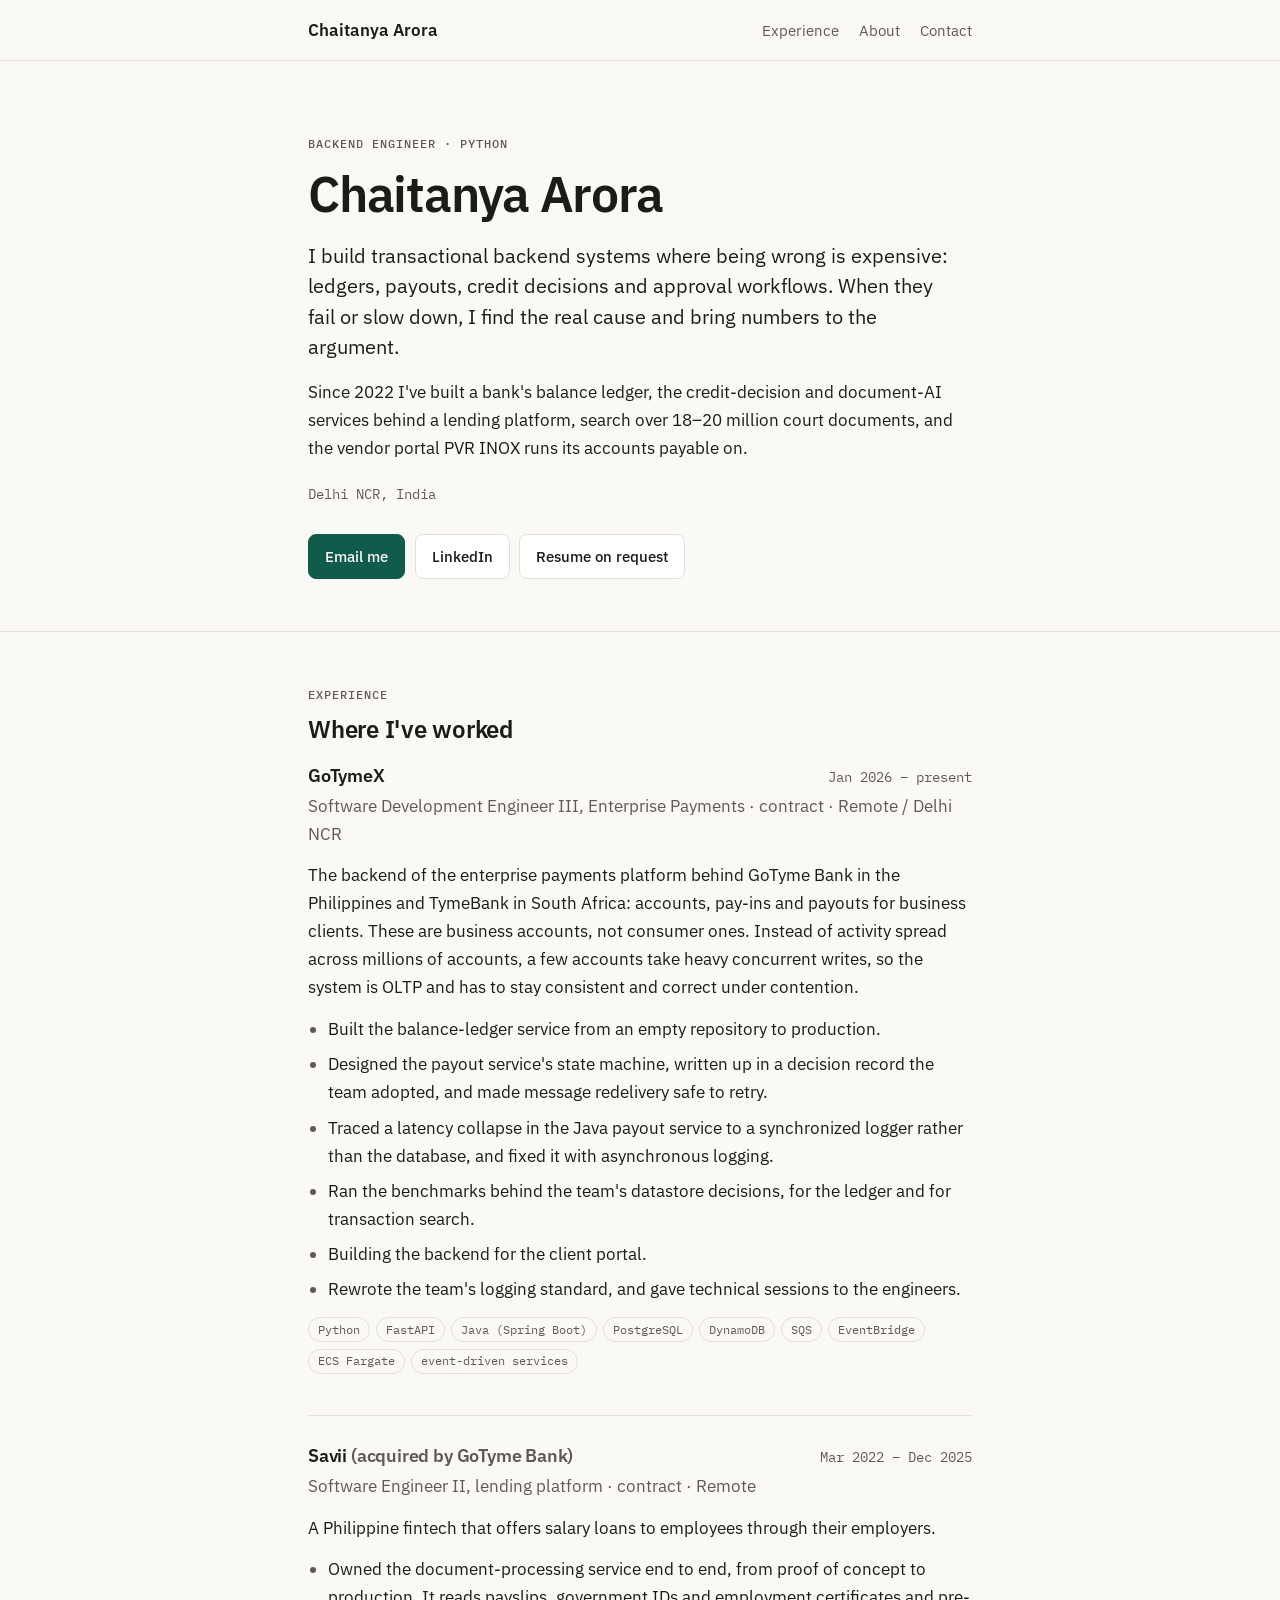
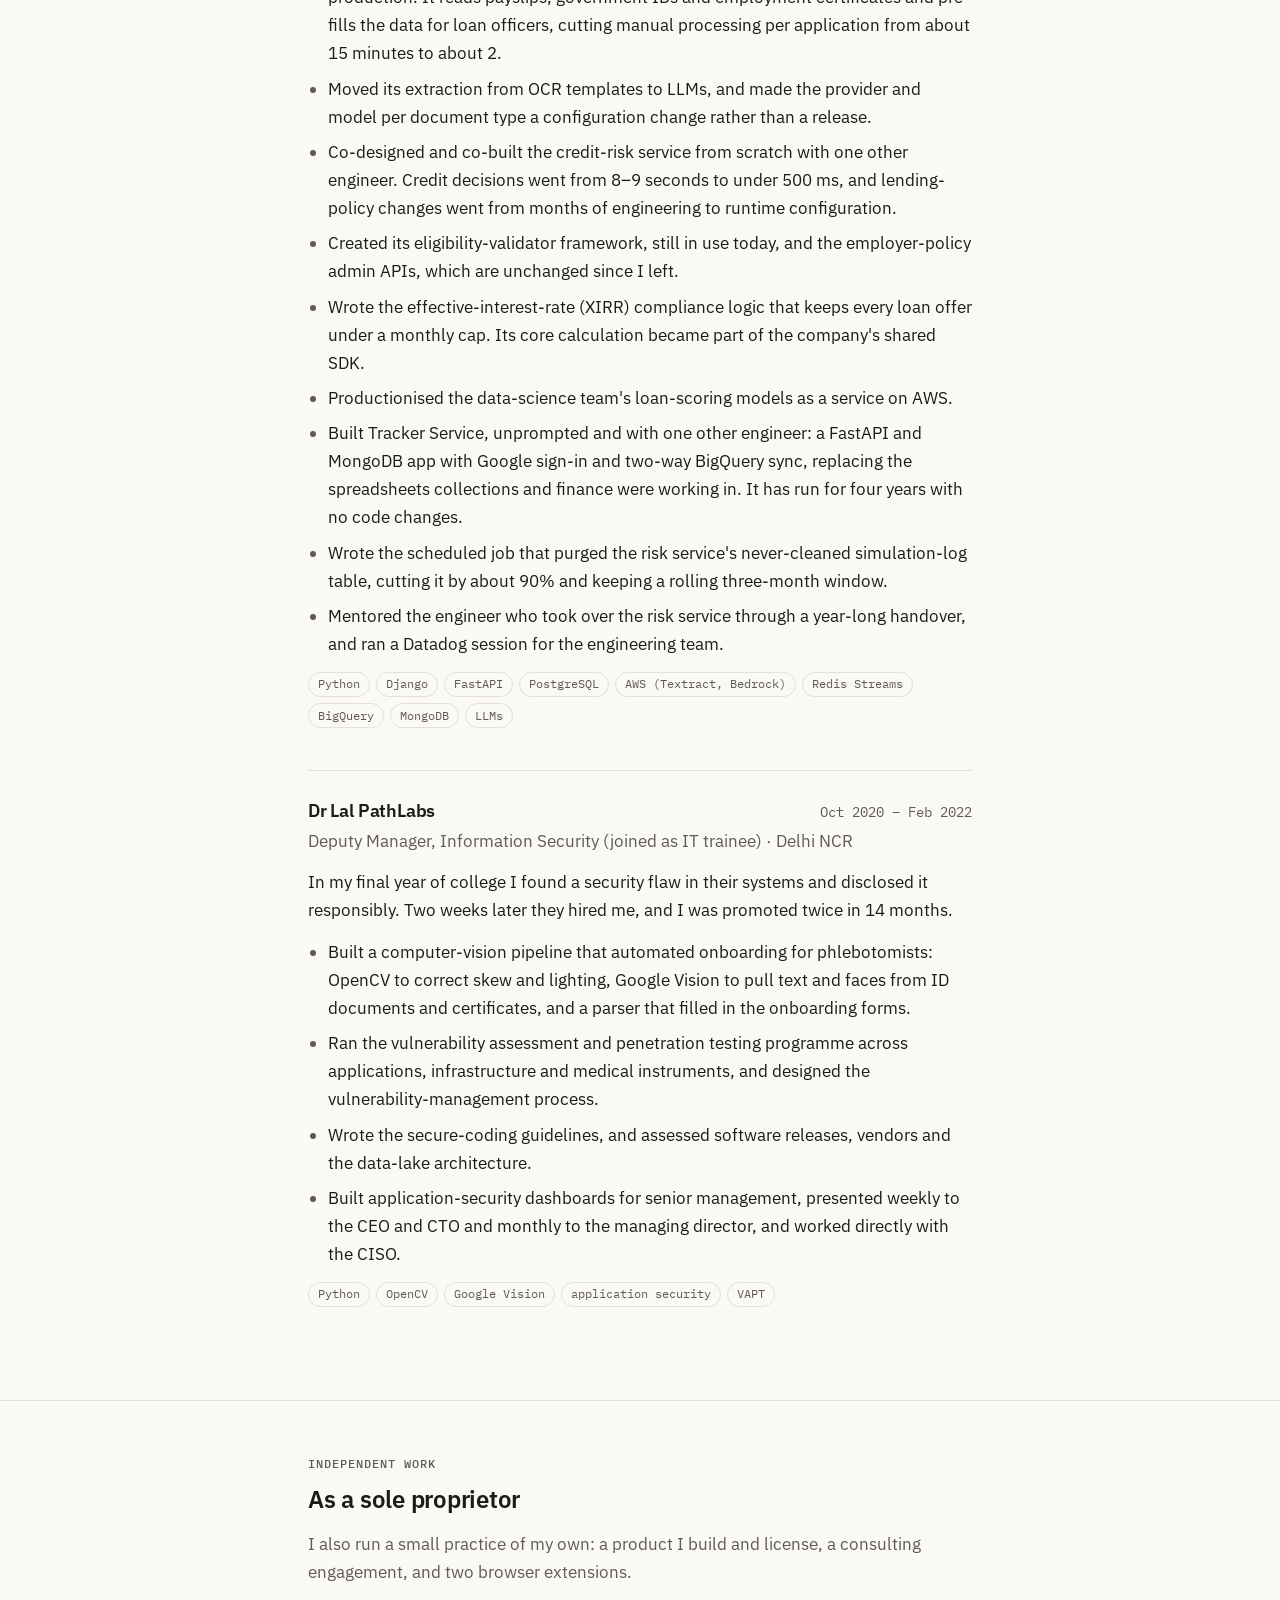
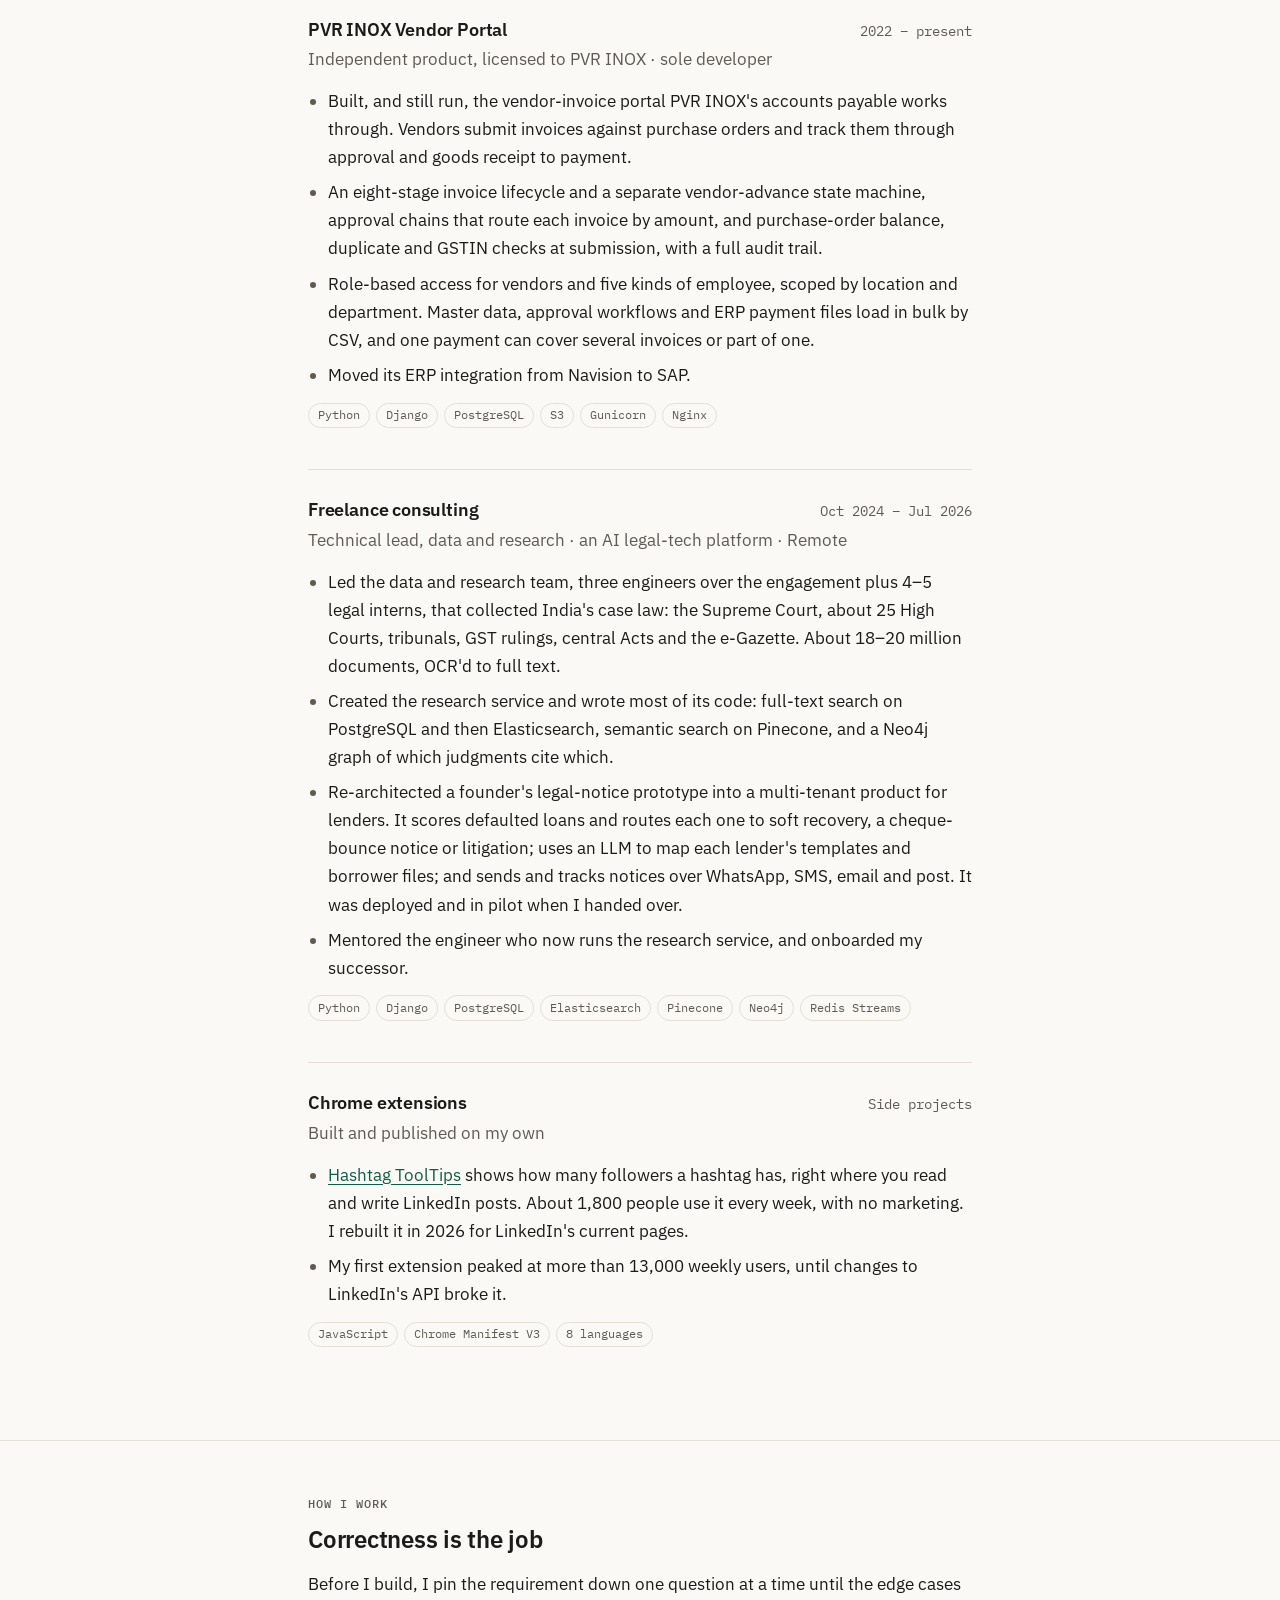
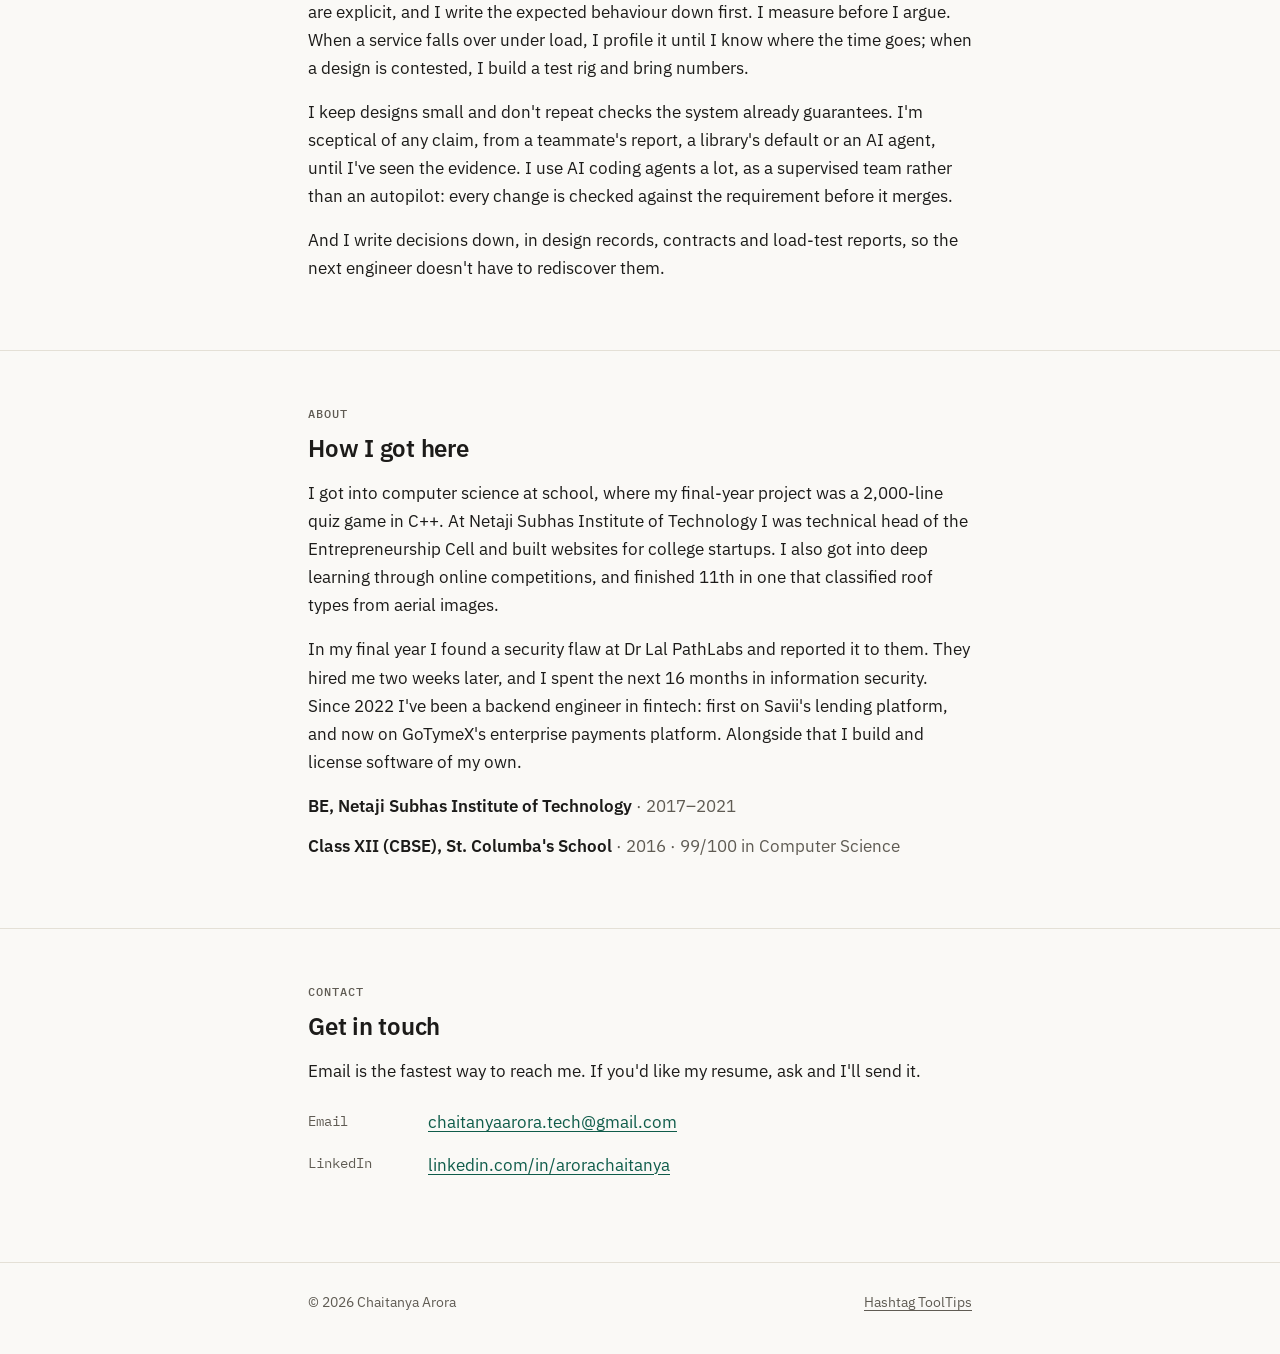
<file: index.html>
<!DOCTYPE html>
<html lang="en">

<head>
  <!-- Google tag (gtag.js) -->
  <script async src="https://www.googletagmanager.com/gtag/js?id=G-7DRG059Z4J"></script>
  <script>
    window.dataLayer = window.dataLayer || [];
    function gtag() { dataLayer.push(arguments); }
    gtag('js', new Date());
    gtag('config', 'G-7DRG059Z4J');
  </script>

  <meta charset="utf-8">
  <meta name="viewport" content="width=device-width, initial-scale=1">
  <title>Chaitanya Arora · Backend engineer for payments, ledgers and lending</title>
  <meta name="description" content="Chaitanya Arora is a Python backend engineer in Delhi NCR who builds systems that move money: payments, ledgers and lending, built to stay correct under load.">
  <link rel="canonical" href="https://chaitanyaarora.com/">
  <meta property="og:type" content="profile">
  <meta property="og:title" content="Chaitanya Arora · Backend engineer">
  <meta property="og:description" content="I build backend systems that move money, and make sure they stay correct when things go wrong.">
  <meta property="og:url" content="https://chaitanyaarora.com/">

  <link rel="apple-touch-icon" sizes="180x180" href="/favicon/apple-touch-icon.png">
  <link rel="icon" type="image/png" sizes="32x32" href="/favicon/favicon-32x32.png">
  <link rel="icon" type="image/png" sizes="16x16" href="/favicon/favicon-16x16.png">
  <link rel="manifest" href="/favicon/site.webmanifest">
  <link rel="icon" href="/favicon/favicon.ico" type="image/x-icon">

  <link rel="preconnect" href="https://fonts.googleapis.com">
  <link rel="preconnect" href="https://fonts.gstatic.com" crossorigin>
  <link href="https://fonts.googleapis.com/css2?family=IBM+Plex+Mono:wght@400;500&family=IBM+Plex+Sans:wght@400;500;600&display=swap" rel="stylesheet">
  <link rel="stylesheet" href="/assets/site.css">

  <script type="application/ld+json">
  {
    "@context": "https://schema.org",
    "@type": "Person",
    "name": "Chaitanya Arora",
    "url": "https://chaitanyaarora.com/",
    "jobTitle": "Backend Engineer",
    "email": "mailto:chaitanyaarora.tech@gmail.com",
    "address": { "@type": "PostalAddress", "addressRegion": "Delhi NCR", "addressCountry": "IN" },
    "alumniOf": "Netaji Subhas Institute of Technology",
    "knowsAbout": ["Python", "PostgreSQL", "Payments", "Ledgers", "Distributed systems", "Lending systems", "Search"],
    "sameAs": ["https://www.linkedin.com/in/arorachaitanya"]
  }
  </script>
</head>

<body>
  <a class="skip" href="#main">Skip to content</a>

  <header class="site-header">
    <div class="wrap">
      <a class="site-name" href="/">Chaitanya Arora</a>
      <nav class="site-nav" aria-label="Main">
        <a href="#experience">Experience</a>
        <a href="#about">About</a>
        <a href="#contact">Contact</a>
      </nav>
    </div>
  </header>

  <main id="main">

    <section class="hero">
      <div class="wrap">
        <p class="eyebrow">Backend engineer · Python</p>
        <h1>Chaitanya Arora</h1>
        <p class="lede">I build transactional backend systems where being wrong is expensive: ledgers, payouts, credit
          decisions and approval workflows. When they fail or slow down, I find the real cause and bring numbers to the argument.</p>
        <p>Since 2022 I've built a bank's balance ledger, the credit-decision and document-AI services behind a
          lending platform, search over 18–20 million court documents, and the vendor portal PVR INOX runs its
          accounts payable on.</p>
        <p class="hero-meta">Delhi NCR, India</p>
        <div class="actions">
          <a class="btn btn-primary" href="mailto:chaitanyaarora.tech@gmail.com"
            onclick="gtag('event', 'contact_click', {method: 'email', page: 'home'});">Email me</a>
          <a class="btn" href="https://www.linkedin.com/in/arorachaitanya" target="_blank" rel="noopener"
            onclick="gtag('event', 'contact_click', {method: 'linkedin', page: 'home'});">LinkedIn</a>
          <a class="btn" href="mailto:chaitanyaarora.tech@gmail.com?subject=Resume%20request"
            onclick="gtag('event', 'contact_click', {method: 'resume_request', page: 'home'});">Resume on request</a>
        </div>
      </div>
    </section>


    <section id="experience">
      <div class="wrap">
        <p class="eyebrow">Experience</p>
        <h2>Where I've worked</h2>

        <article class="role">
          <div class="role-head">
            <h3>GoTymeX</h3>
            <span class="role-dates">Jan 2026 – present</span>
          </div>
          <p class="role-title">Software Development Engineer III, Enterprise Payments · contract · Remote / Delhi NCR</p>
          <p class="role-context">The backend of the enterprise payments platform behind GoTyme Bank in the
            Philippines and TymeBank in South Africa: accounts, pay-ins and payouts for business clients. These are
            business accounts, not consumer ones. Instead of activity spread across millions of accounts, a few
            accounts take heavy concurrent writes, so the system is OLTP and has to stay consistent and correct under
            contention.</p>
          <ul>
            <li>Built the balance-ledger service from an empty repository to production.</li>
            <li>Designed the payout service's state machine, written up in a decision record the team adopted, and
              made message redelivery safe to retry.</li>
            <li>Traced a latency collapse in the Java payout service to a synchronized logger rather than the database,
              and fixed it with asynchronous logging.</li>
            <li>Ran the benchmarks behind the team's datastore decisions, for the ledger and for transaction search.</li>
            <li>Building the backend for the client portal.</li>
            <li>Rewrote the team's logging standard, and gave technical sessions to the engineers.</li>
          </ul>
          <ul class="tags" aria-label="Tools">
            <li>Python</li><li>FastAPI</li><li>Java (Spring Boot)</li><li>PostgreSQL</li><li>DynamoDB</li><li>SQS</li><li>EventBridge</li><li>ECS Fargate</li><li>event-driven services</li>
          </ul>
        </article>

        <article class="role">
          <div class="role-head">
            <h3>Savii <span class="muted">(acquired by GoTyme Bank)</span></h3>
            <span class="role-dates">Mar 2022 – Dec 2025</span>
          </div>
          <p class="role-title">Software Engineer II, lending platform · contract · Remote</p>
          <p class="role-context">A Philippine fintech that offers salary loans to employees through their employers.</p>
          <ul>
            <li>Owned the document-processing service end to end, from proof of concept to production. It reads
              payslips, government IDs and employment certificates and pre-fills the data for loan officers, cutting
              manual processing per application from about 15 minutes to about 2.</li>
            <li>Moved its extraction from OCR templates to LLMs, and made the provider and model per document type a
              configuration change rather than a release.</li>
            <li>Co-designed and co-built the credit-risk service from scratch with one other engineer. Credit decisions
              went from 8–9 seconds to under 500 ms, and lending-policy changes went from months of engineering to
              runtime configuration.</li>
            <li>Created its eligibility-validator framework, still in use today, and the employer-policy admin APIs,
              which are unchanged since I left.</li>
            <li>Wrote the effective-interest-rate (XIRR) compliance logic that keeps every loan offer under a monthly cap. Its
              core calculation became part of the company's shared SDK.</li>
            <li>Productionised the data-science team's loan-scoring models as a service on AWS.</li>
            <li>Built Tracker Service, unprompted and with one other engineer: a FastAPI and MongoDB app with Google
              sign-in and two-way BigQuery sync, replacing the spreadsheets collections and finance were working in. It
              has run for four years with no code changes.</li>
            <li>Wrote the scheduled job that purged the risk service's never-cleaned simulation-log table, cutting it by
              about 90% and keeping a rolling three-month window.</li>
            <li>Mentored the engineer who took over the risk service through a year-long handover, and ran a Datadog
              session for the engineering team.</li>
          </ul>
          <ul class="tags" aria-label="Tools">
            <li>Python</li><li>Django</li><li>FastAPI</li><li>PostgreSQL</li><li>AWS (Textract, Bedrock)</li><li>Redis Streams</li><li>BigQuery</li><li>MongoDB</li><li>LLMs</li>
          </ul>
        </article>

        <article class="role">
          <div class="role-head">
            <h3>Dr Lal PathLabs</h3>
            <span class="role-dates">Oct 2020 – Feb 2022</span>
          </div>
          <p class="role-title">Deputy Manager, Information Security (joined as IT trainee) · Delhi NCR</p>
          <p class="role-context">In my final year of college I found a security flaw in their systems and disclosed it
            responsibly. Two weeks later they hired me, and I was promoted twice in 14 months.</p>
          <ul>
            <li>Built a computer-vision pipeline that automated onboarding for phlebotomists: OpenCV to correct skew
              and lighting, Google Vision to pull text and faces from ID documents and certificates, and a parser that
              filled in the onboarding forms.</li>
            <li>Ran the vulnerability assessment and penetration testing programme across applications, infrastructure
              and medical instruments, and designed the vulnerability-management process.</li>
            <li>Wrote the secure-coding guidelines, and assessed software releases, vendors and the data-lake
              architecture.</li>
            <li>Built application-security dashboards for senior management, presented weekly to the CEO and CTO and
              monthly to the managing director, and worked directly with the CISO.</li>
          </ul>
          <ul class="tags" aria-label="Tools">
            <li>Python</li><li>OpenCV</li><li>Google Vision</li><li>application security</li><li>VAPT</li>
          </ul>
        </article>
      </div>
    </section>

    <section id="independent">
      <div class="wrap">
        <p class="eyebrow">Independent work</p>
        <h2>As a sole proprietor</h2>
        <p class="section-intro">I also run a small practice of my own: a product I build and license, a consulting
          engagement, and two browser extensions.</p>

        <article class="role">
          <div class="role-head">
            <h3>PVR INOX Vendor Portal</h3>
            <span class="role-dates">2022 – present</span>
          </div>
          <p class="role-title">Independent product, licensed to PVR INOX · sole developer</p>
          <ul>
            <li>Built, and still run, the vendor-invoice portal PVR INOX's accounts payable works through. Vendors
              submit invoices against purchase orders and track them through approval and goods receipt to payment.</li>
            <li>An eight-stage invoice lifecycle and a separate vendor-advance state machine, approval chains that route
              each invoice by amount, and purchase-order balance, duplicate and GSTIN checks at submission, with a full
              audit trail.</li>
            <li>Role-based access for vendors and five kinds of employee, scoped by location and department. Master data,
              approval workflows and ERP payment files load in bulk by CSV, and one payment can cover several invoices or
              part of one.</li>
            <li>Moved its ERP integration from Navision to SAP.</li>
          </ul>
          <ul class="tags" aria-label="Tools">
            <li>Python</li><li>Django</li><li>PostgreSQL</li><li>S3</li><li>Gunicorn</li><li>Nginx</li>
          </ul>
        </article>

        <article class="role">
          <div class="role-head">
            <h3>Freelance consulting</h3>
            <span class="role-dates">Oct 2024 – Jul 2026</span>
          </div>
          <p class="role-title">Technical lead, data and research · an AI legal-tech platform · Remote</p>
          <ul>
            <li>Led the data and research team, three engineers over the engagement plus 4–5 legal interns, that
              collected India's case law: the Supreme Court, about 25 High Courts, tribunals, GST rulings, central Acts
              and the e-Gazette. About 18–20 million documents, OCR'd to full text.</li>
            <li>Created the research service and wrote most of its code: full-text search on PostgreSQL and then
              Elasticsearch, semantic search on Pinecone, and a Neo4j graph of which judgments cite which.</li>
            <li>Re-architected a founder's legal-notice prototype into a multi-tenant product for lenders. It scores
              defaulted loans and routes each one to soft recovery, a cheque-bounce notice or litigation; uses an LLM
              to map each lender's templates and borrower files; and sends and tracks notices over WhatsApp, SMS,
              email and post. It was deployed and in pilot when I handed over.</li>
            <li>Mentored the engineer who now runs the research service, and onboarded my successor.</li>
          </ul>
          <ul class="tags" aria-label="Tools">
            <li>Python</li><li>Django</li><li>PostgreSQL</li><li>Elasticsearch</li><li>Pinecone</li><li>Neo4j</li><li>Redis Streams</li>
          </ul>
        </article>

        <article class="role">
          <div class="role-head">
            <h3>Chrome extensions</h3>
            <span class="role-dates">Side projects</span>
          </div>
          <p class="role-title">Built and published on my own</p>
          <ul>
            <li><a href="/hashtag-tooltips/">Hashtag ToolTips</a> shows how many followers a hashtag has, right where
              you read and write LinkedIn posts. About 1,800 people use it every week, with no marketing. I rebuilt it
              in 2026 for LinkedIn's current pages.</li>
            <li>My first extension peaked at more than 13,000 weekly users, until changes to LinkedIn's API broke it.</li>
          </ul>
          <ul class="tags" aria-label="Tools">
            <li>JavaScript</li><li>Chrome Manifest V3</li><li>8 languages</li>
          </ul>
        </article>
      </div>
    </section>

    <section id="how">
      <div class="wrap">
        <p class="eyebrow">How I work</p>
        <h2>Correctness is the job</h2>
        <p>Before I build, I pin the requirement down one question at a time until the edge cases are explicit, and I
          write the expected behaviour down first. I measure before I argue. When a service falls over under load, I
          profile it until I know where the time goes; when a design is contested, I build a test rig and bring
          numbers.</p>
        <p>I keep designs small and don't repeat checks the system already guarantees. I'm sceptical of any claim, from
          a teammate's report, a library's default or an AI agent, until I've seen the evidence. I use AI coding agents
          a lot, as a supervised team rather than an autopilot: every change is checked against the requirement before
          it merges.</p>
        <p>And I write decisions down, in design records, contracts and load-test reports, so the next engineer doesn't
          have to rediscover them.</p>
      </div>
    </section>


    <section id="about">
      <div class="wrap">
        <p class="eyebrow">About</p>
        <h2>How I got here</h2>
        <p>I got into computer science at school, where my final-year project was a 2,000-line quiz game in C++. At
          Netaji Subhas Institute of Technology I was technical head of the Entrepreneurship Cell and built websites
          for college startups. I also got into deep learning through online competitions, and finished 11th in one
          that classified roof types from aerial images.</p>
        <p>In my final year I found a security flaw at Dr Lal PathLabs and reported it to them. They hired me two weeks
          later, and I spent the next 16 months in information security. Since 2022 I've been a backend engineer in
          fintech: first on Savii's lending platform, and now on GoTymeX's enterprise payments platform. Alongside that
          I build and license software of my own.</p>
        <ul class="plain">
          <li><strong>BE, Netaji Subhas Institute of Technology</strong> <span class="muted">· 2017–2021</span></li>
          <li><strong>Class XII (CBSE), St. Columba's School</strong> <span class="muted">· 2016 · 99/100 in Computer
              Science</span></li>
        </ul>
      </div>
    </section>

    <section id="contact">
      <div class="wrap">
        <p class="eyebrow">Contact</p>
        <h2>Get in touch</h2>
        <p>Email is the fastest way to reach me. If you'd like my resume, ask and I'll send it.</p>
        <ul class="contact-list">
          <li><span>Email</span><a href="mailto:chaitanyaarora.tech@gmail.com"
              onclick="gtag('event', 'contact_click', {method: 'email', page: 'home_contact'});">chaitanyaarora.tech@gmail.com</a></li>
          <li><span>LinkedIn</span><a href="https://www.linkedin.com/in/arorachaitanya" target="_blank" rel="noopener"
              onclick="gtag('event', 'contact_click', {method: 'linkedin', page: 'home_contact'});">linkedin.com/in/arorachaitanya</a></li>
        </ul>
      </div>
    </section>

  </main>

  <footer class="site-footer">
    <div class="wrap">
      <span>© 2026 Chaitanya Arora</span>
      <span><a href="/hashtag-tooltips/">Hashtag ToolTips</a></span>
    </div>
  </footer>
</body>

</html>
</file>
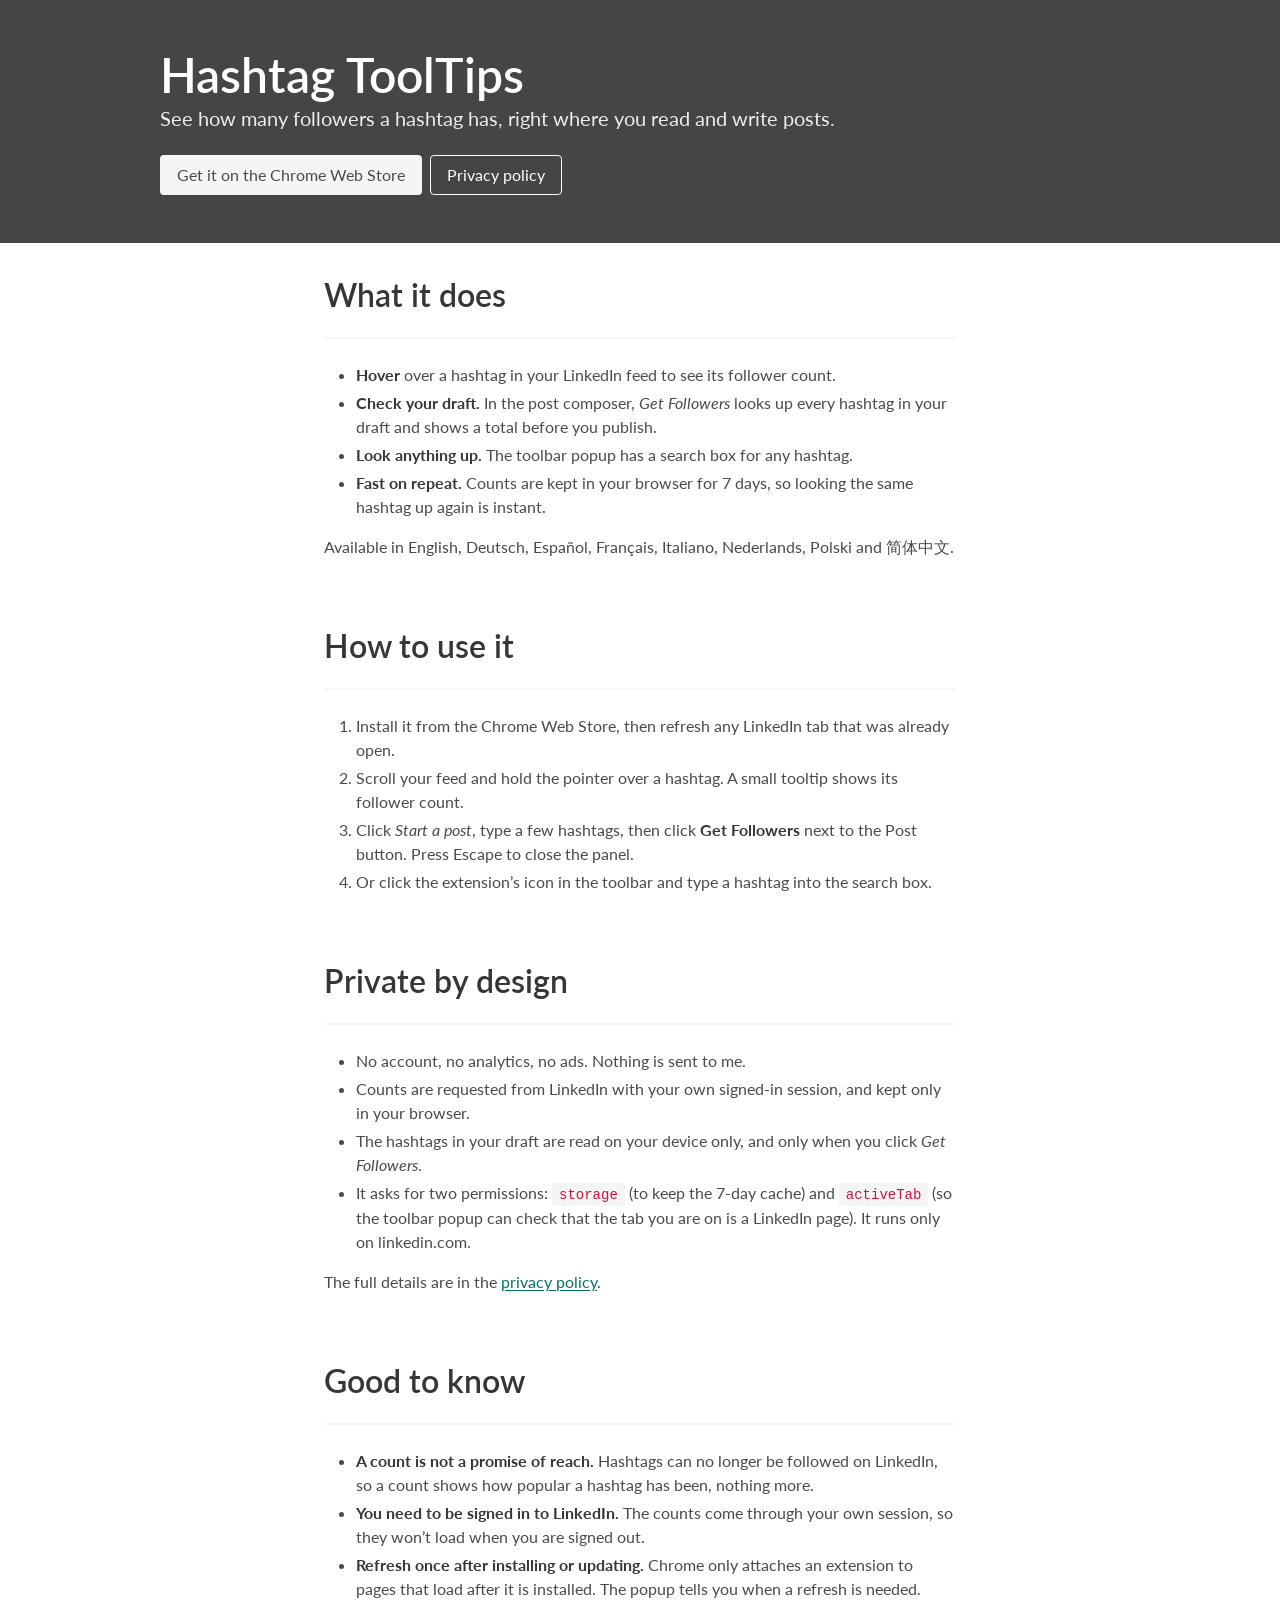
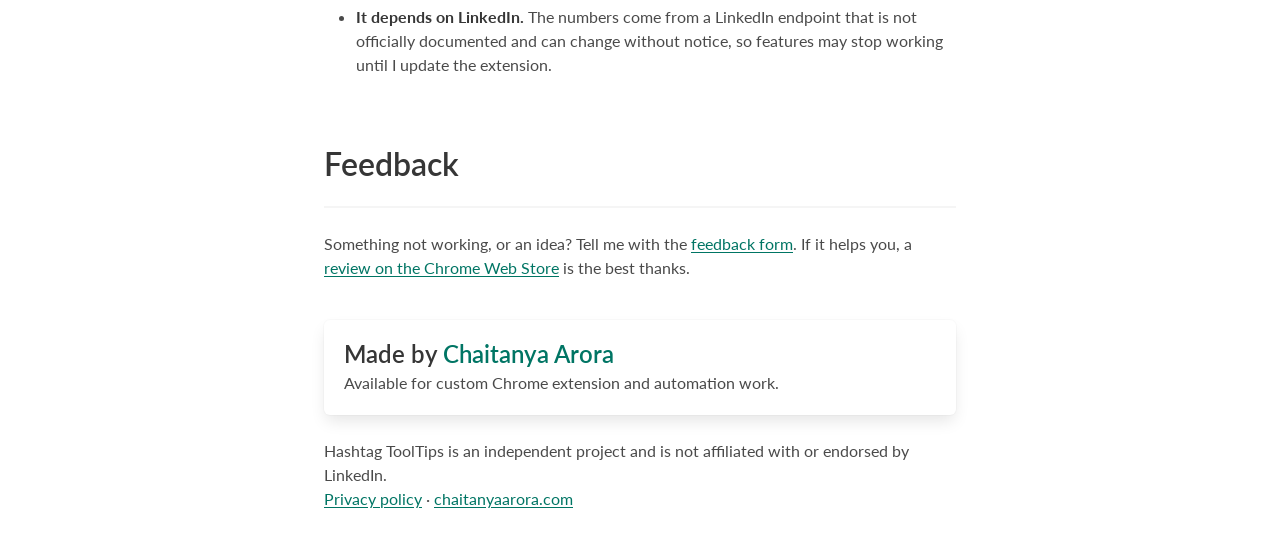
<file: hashtag-tooltips/index.html>
<!DOCTYPE html>
<html lang="en">

<head>
  <meta charset="utf-8">
  <title>Hashtag ToolTips | Chrome extension for hashtag follower counts</title>
  <meta name="viewport" content="width=device-width, initial-scale=1">
  <meta name="description" content="Hashtag ToolTips shows how many followers a hashtag has, right where you read and write posts on LinkedIn. A Chrome extension with no account and no tracking.">
  <link rel="canonical" href="https://chaitanyaarora.com/hashtag-tooltips/">
  <meta property="og:type" content="website">
  <meta property="og:title" content="Hashtag ToolTips">
  <meta property="og:description" content="See how many followers a hashtag has, right where you read and write posts.">
  <meta property="og:url" content="https://chaitanyaarora.com/hashtag-tooltips/">
  <link rel="apple-touch-icon" sizes="180x180" href="../favicon/apple-touch-icon.png">
  <link rel="icon" type="image/png" sizes="32x32" href="../favicon/favicon-32x32.png">
  <link rel="icon" type="image/png" sizes="16x16" href="../favicon/favicon-16x16.png">
  <link rel="icon" href="../favicon/favicon.ico" type="image/x-icon">
  <link rel="stylesheet" href="../css/main.bundle.css">
  <style>
    /* The site's default link color (#00d1b2) is only 1.95:1 on white. Same teal, darkened to 5.6:1. */
    .section a:not(.button) { color: #007564; text-decoration: underline; text-underline-offset: 2px; }
    .section a:not(.button):hover { color: #363636; }
    .section .title a { text-decoration: none; }
  </style>
</head>

<body>
  <section class="hero is-primary">
    <div class="hero-body">
      <div class="container">
        <h1 class="title is-1">Hashtag ToolTips</h1>
        <h2 class="subtitle">See how many followers a hashtag has, right where you read and write posts.</h2>
        <div class="buttons">
          <a class="button is-light" target="_blank" rel="noopener"
            href="https://chromewebstore.google.com/detail/hashtag-tooltips/nkjmngaageipgkolfkappfdckbiehmha">Get it on the Chrome Web Store</a>
          <a class="button is-primary is-inverted is-outlined" href="/hashtag-tooltips/privacy/">Privacy policy</a>
        </div>
      </div>
    </div>
  </section>

  <section class="section">
    <div class="container">
      <div class="columns is-centered">
        <div class="column is-8">
          <h1 class="title">What it does</h1>
          <hr />
          <div class="content">
            <ul>
              <li><strong>Hover</strong> over a hashtag in your LinkedIn feed to see its follower count.</li>
              <li><strong>Check your draft.</strong> In the post composer, <em>Get Followers</em> looks up every hashtag
                in your draft and shows a total before you publish.</li>
              <li><strong>Look anything up.</strong> The toolbar popup has a search box for any hashtag.</li>
              <li><strong>Fast on repeat.</strong> Counts are kept in your browser for 7 days, so looking the same
                hashtag up again is instant.</li>
            </ul>
            <p>Available in English, Deutsch, Espa&ntilde;ol, Fran&ccedil;ais, Italiano, Nederlands, Polski and
              &#31616;&#20307;&#20013;&#25991;.</p>
          </div>
        </div>
      </div>
    </div>
  </section>

  <section class="section">
    <div class="container">
      <div class="columns is-centered">
        <div class="column is-8">
          <h1 class="title">How to use it</h1>
          <hr />
          <div class="content">
            <ol>
              <li>Install it from the Chrome Web Store, then refresh any LinkedIn tab that was already open.</li>
              <li>Scroll your feed and hold the pointer over a hashtag. A small tooltip shows its follower count.</li>
              <li>Click <em>Start a post</em>, type a few hashtags, then click <strong>Get Followers</strong> next to
                the Post button. Press Escape to close the panel.</li>
              <li>Or click the extension&rsquo;s icon in the toolbar and type a hashtag into the search box.</li>
            </ol>
          </div>
        </div>
      </div>
    </div>
  </section>

  <section class="section">
    <div class="container">
      <div class="columns is-centered">
        <div class="column is-8">
          <h1 class="title">Private by design</h1>
          <hr />
          <div class="content">
            <ul>
              <li>No account, no analytics, no ads. Nothing is sent to me.</li>
              <li>Counts are requested from LinkedIn with your own signed-in session, and kept only in your browser.</li>
              <li>The hashtags in your draft are read on your device only, and only when you click <em>Get
                Followers</em>.</li>
              <li>It asks for two permissions: <code>storage</code> (to keep the 7-day cache) and
                <code>activeTab</code> (so the toolbar popup can check that the tab you are on is a LinkedIn page).
                It runs only on linkedin.com.</li>
            </ul>
            <p>The full details are in the <a href="/hashtag-tooltips/privacy/">privacy policy</a>.</p>
          </div>
        </div>
      </div>
    </div>
  </section>

  <section class="section">
    <div class="container">
      <div class="columns is-centered">
        <div class="column is-8">
          <h1 class="title">Good to know</h1>
          <hr />
          <div class="content">
            <ul>
              <li><strong>A count is not a promise of reach.</strong> Hashtags can no longer be followed on LinkedIn, so
                a count shows how popular a hashtag has been, nothing more.</li>
              <li><strong>You need to be signed in to LinkedIn.</strong> The counts come through your own session, so
                they won&rsquo;t load when you are signed out.</li>
              <li><strong>Refresh once after installing or updating.</strong> Chrome only attaches an extension to
                pages that load after it is installed. The popup tells you when a refresh is needed.</li>
              <li><strong>It depends on LinkedIn.</strong> The numbers come from a LinkedIn endpoint that is not
                officially documented and can change without notice, so features may stop working until I update
                the extension.</li>
            </ul>
          </div>
        </div>
      </div>
    </div>
  </section>

  <section class="section">
    <div class="container">
      <div class="columns is-centered">
        <div class="column is-8">
          <h1 class="title">Feedback</h1>
          <hr />
          <div class="content">
            <p>Something not working, or an idea? Tell me with the
              <a href="https://forms.gle/GBnTAf6r7qyCzE5N9" target="_blank" rel="noopener">feedback form</a>. If it
              helps you, a
              <a href="https://chromewebstore.google.com/detail/hashtag-tooltips/nkjmngaageipgkolfkappfdckbiehmha/reviews" target="_blank" rel="noopener">review on the Chrome Web Store</a>
              is the best thanks.</p>
          </div>
          <div class="box" style="margin-top: 2.5rem;">
            <p class="title is-4" style="margin-bottom: 0.25rem;">Made by <a href="/">Chaitanya Arora</a></p>
            <p>Available for custom Chrome extension and automation work.</p>
          </div>
          <p class="is-size-6" style="margin-top: 1.5rem;">Hashtag ToolTips is an independent project and is not
            affiliated with or endorsed by LinkedIn.<br>
            <a href="/hashtag-tooltips/privacy/">Privacy policy</a> &middot; <a href="/">chaitanyaarora.com</a></p>
        </div>
      </div>
    </div>
  </section>
</body>

</html>
</file>
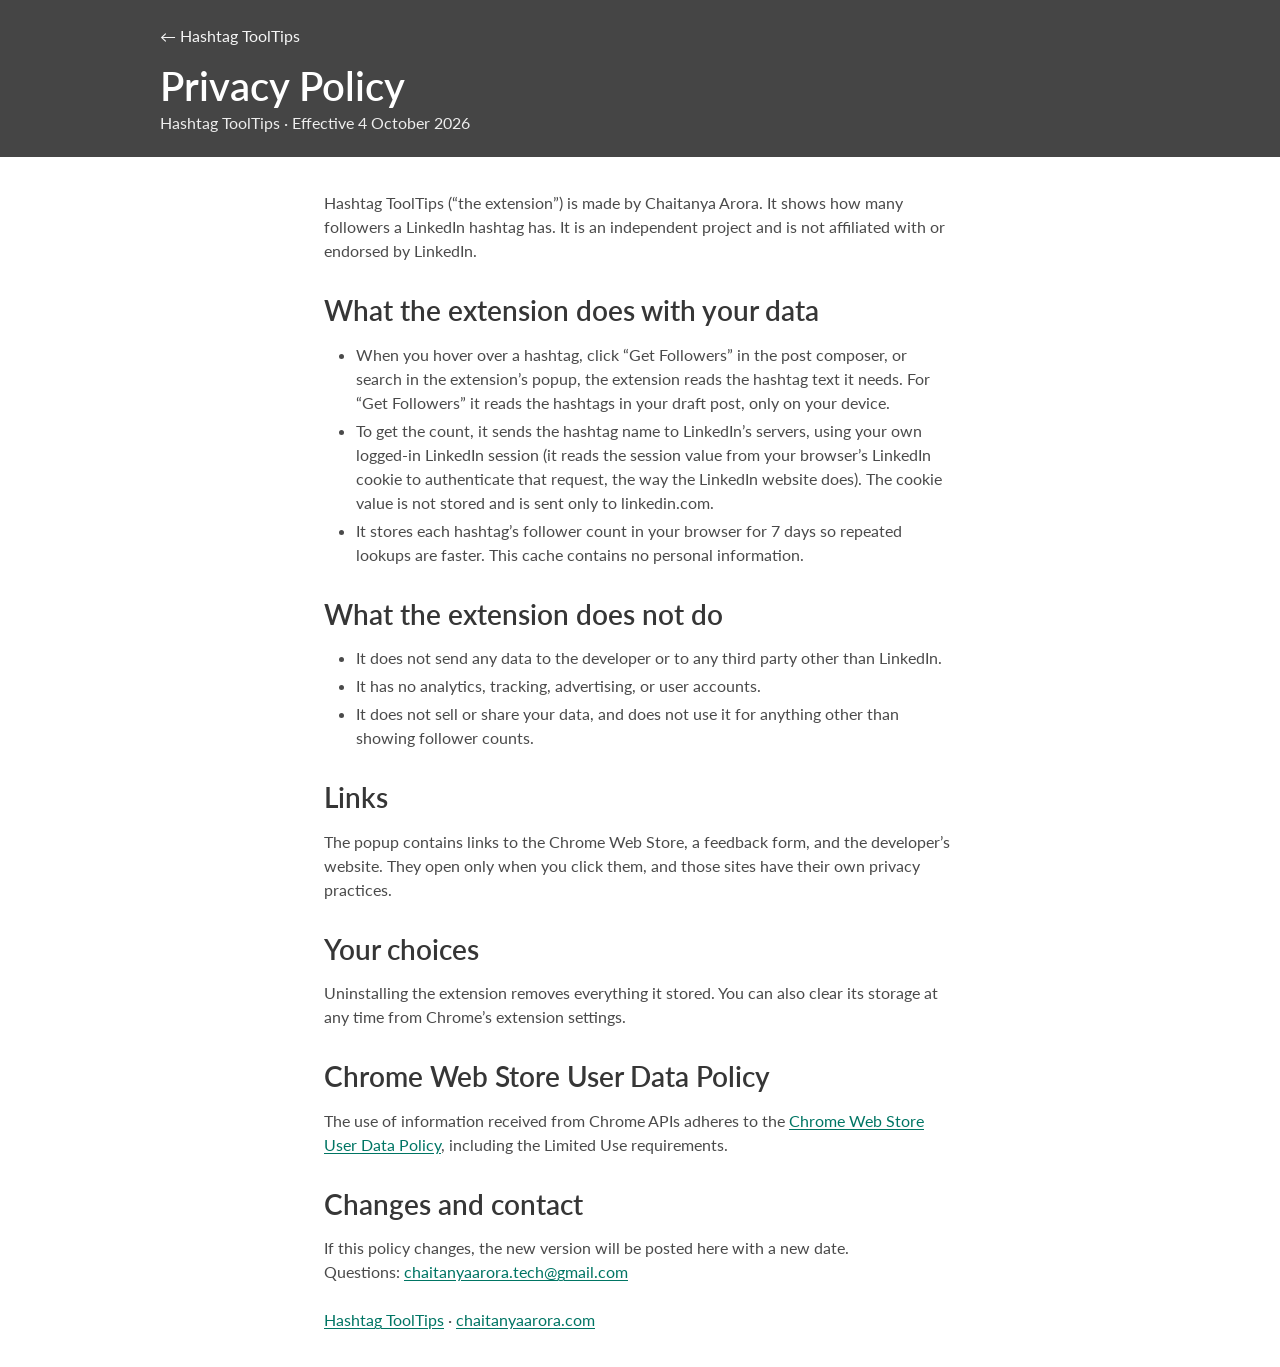
<file: hashtag-tooltips/privacy/index.html>
<!DOCTYPE html>
<html lang="en">

<head>
  <meta charset="utf-8">
  <title>Hashtag ToolTips Privacy Policy | Chaitanya Arora</title>
  <meta name="viewport" content="width=device-width, initial-scale=1">
  <meta name="description" content="Privacy policy for the Hashtag ToolTips Chrome extension: what it reads, what it stores, and what it never sends.">
  <link rel="canonical" href="https://chaitanyaarora.com/hashtag-tooltips/privacy/">
  <link rel="apple-touch-icon" sizes="180x180" href="../../favicon/apple-touch-icon.png">
  <link rel="icon" type="image/png" sizes="32x32" href="../../favicon/favicon-32x32.png">
  <link rel="icon" type="image/png" sizes="16x16" href="../../favicon/favicon-16x16.png">
  <link rel="icon" href="../../favicon/favicon.ico" type="image/x-icon">
  <link rel="stylesheet" href="../../css/main.bundle.css">
  <style>
    /* The site's default link color (#00d1b2) is only 1.95:1 on white. Same teal, darkened to 5.6:1. */
    .section a:not(.button) { color: #007564; text-decoration: underline; text-underline-offset: 2px; }
    .section a:not(.button):hover { color: #363636; }
  </style>
</head>

<body>
  <section class="hero is-primary is-small">
    <div class="hero-body">
      <div class="container">
        <p><a class="has-text-light" href="/hashtag-tooltips/">&larr; Hashtag ToolTips</a></p>
        <h1 class="title is-2" style="margin-top: 1rem;">Privacy Policy</h1>
        <p class="subtitle is-6">Hashtag ToolTips &middot; Effective 4 October 2026</p>
      </div>
    </div>
  </section>

  <section class="section">
    <div class="container">
      <div class="columns is-centered">
        <div class="column is-8">
          <div class="content">
            <p>Hashtag ToolTips (&ldquo;the extension&rdquo;) is made by Chaitanya Arora. It shows how many followers a
              LinkedIn hashtag has. It is an independent project and is not affiliated with or endorsed by LinkedIn.</p>

            <h2>What the extension does with your data</h2>
            <ul>
              <li>When you hover over a hashtag, click &ldquo;Get Followers&rdquo; in the post composer, or search in the
                extension&rsquo;s popup, the extension reads the hashtag text it needs. For &ldquo;Get Followers&rdquo;
                it reads the hashtags in your draft post, only on your device.</li>
              <li>To get the count, it sends the hashtag name to LinkedIn&rsquo;s servers, using your own logged-in
                LinkedIn session (it reads the session value from your browser&rsquo;s LinkedIn cookie to authenticate
                that request, the way the LinkedIn website does). The cookie value is not stored and is sent only to
                linkedin.com.</li>
              <li>It stores each hashtag&rsquo;s follower count in your browser for 7 days so repeated lookups are
                faster. This cache contains no personal information.</li>
            </ul>

            <h2>What the extension does not do</h2>
            <ul>
              <li>It does not send any data to the developer or to any third party other than LinkedIn.</li>
              <li>It has no analytics, tracking, advertising, or user accounts.</li>
              <li>It does not sell or share your data, and does not use it for anything other than showing follower
                counts.</li>
            </ul>

            <h2>Links</h2>
            <p>The popup contains links to the Chrome Web Store, a feedback form, and the developer&rsquo;s website.
              They open only when you click them, and those sites have their own privacy practices.</p>

            <h2>Your choices</h2>
            <p>Uninstalling the extension removes everything it stored. You can also clear its storage at any time from
              Chrome&rsquo;s extension settings.</p>

            <h2>Chrome Web Store User Data Policy</h2>
            <p>The use of information received from Chrome APIs adheres to the
              <a href="https://developer.chrome.com/docs/webstore/program-policies/limited-use" rel="noopener">Chrome Web Store User Data Policy</a>,
              including the Limited Use requirements.</p>

            <h2>Changes and contact</h2>
            <p>If this policy changes, the new version will be posted here with a new date.<br>
              Questions: <a href="mailto:chaitanyaarora.tech@gmail.com">chaitanyaarora.tech@gmail.com</a></p>
          </div>
          <p class="is-size-6"><a href="/hashtag-tooltips/">Hashtag ToolTips</a> &middot; <a href="/">chaitanyaarora.com</a></p>
        </div>
      </div>
    </div>
  </section>
</body>

</html>
</file>
<file: assets/site.css>
/* chaitanyaarora.com: one stylesheet for the homepage and the case studies. */

:root {
  --bg: #faf9f6;
  --surface: #ffffff;
  --text: #1c1b19;
  --muted: #5f5b53;
  --line: #e4e0d6;
  --accent: #0f5c4a;
  --accent-soft: #e4eee9;
  --sans: "IBM Plex Sans", -apple-system, BlinkMacSystemFont, "Segoe UI", sans-serif;
  --mono: "IBM Plex Mono", ui-monospace, SFMono-Regular, Menlo, monospace;
  --measure: 44rem;
  color-scheme: light;
}

@media (prefers-color-scheme: dark) {
  :root {
    --bg: #121211;
    --surface: #1a1a18;
    --text: #ecebe6;
    --muted: #a6a297;
    --line: #2e2d29;
    --accent: #72c9a8;
    --accent-soft: #1a2b25;
    color-scheme: dark;
  }
}

*, *::before, *::after { box-sizing: border-box; }

html { -webkit-text-size-adjust: 100%; scroll-padding-top: 1rem; }

body {
  margin: 0;
  background: var(--bg);
  color: var(--text);
  font-family: var(--sans);
  font-size: 1.0625rem;
  line-height: 1.65;
  text-rendering: optimizeLegibility;
}

a { color: var(--accent); text-underline-offset: 3px; text-decoration-thickness: 1px; }
a:hover { text-decoration-thickness: 2px; }
:focus-visible { outline: 2px solid var(--accent); outline-offset: 3px; border-radius: 3px; }

.skip { position: absolute; left: -999px; }
.skip:focus { left: 1rem; top: 1rem; background: var(--surface); padding: .5rem .75rem; z-index: 10; }

.wrap { max-width: var(--measure); margin: 0 auto; padding: 0 1.25rem; }

/* Header */
.site-header { border-bottom: 1px solid var(--line); }
.site-header .wrap {
  display: flex; flex-wrap: wrap; align-items: baseline; justify-content: space-between;
  gap: .5rem 1.5rem; padding-top: 1rem; padding-bottom: 1rem;
}
.site-name { font-weight: 600; color: var(--text); text-decoration: none; }
.site-nav { display: flex; flex-wrap: wrap; gap: .25rem 1.25rem; font-size: .95rem; }
.site-nav a { color: var(--muted); text-decoration: none; }
.site-nav a:hover { color: var(--text); }

/* Type */
h1, h2, h3 { line-height: 1.25; font-weight: 600; letter-spacing: -0.01em; }
h1 { font-size: clamp(2.2rem, 6vw, 3.1rem); margin: 0 0 1rem; letter-spacing: -0.025em; }
h2 { font-size: 1.5rem; margin: 0 0 1rem; }
h3 { font-size: 1.15rem; margin: 0; }
p { margin: 0 0 1rem; }
ul, ol { padding-left: 1.25rem; margin: 0 0 1rem; }
li { margin-bottom: .45rem; }
li::marker { color: var(--muted); }
strong { font-weight: 600; }

.eyebrow {
  font-family: var(--mono); font-size: .78rem; font-weight: 500;
  text-transform: uppercase; letter-spacing: .08em; color: var(--muted); margin: 0 0 .6rem;
}
.lede { font-size: 1.22rem; line-height: 1.55; }
.muted { color: var(--muted); }
.mono { font-family: var(--mono); }

/* Sections */
section { padding: 3.25rem 0; border-bottom: 1px solid var(--line); }
section:last-of-type { border-bottom: 0; }
.section-intro { color: var(--muted); margin-bottom: 1.75rem; }

/* Hero */
.hero { padding: 4.5rem 0 3.25rem; }
.hero .lede { max-width: 40rem; }
.hero-meta { font-family: var(--mono); font-size: .9rem; color: var(--muted); margin: 1.25rem 0 1.75rem; }

.actions { display: flex; flex-wrap: wrap; gap: .6rem; }
.btn {
  display: inline-block; padding: .55rem 1rem; border-radius: 8px; font-size: .95rem; font-weight: 500;
  text-decoration: none; border: 1px solid var(--line); color: var(--text); background: var(--surface);
}
.btn:hover { border-color: var(--accent); text-decoration: none; }
.btn-primary { background: var(--accent); border-color: var(--accent); color: var(--bg); }
.btn-primary:hover { opacity: .92; }

/* Selected work cards */
.cards { display: grid; grid-template-columns: 1fr; gap: 1rem; }
@media (min-width: 640px) {
  .cards { grid-template-columns: 1fr 1fr; }
  .cards .card:last-child:nth-child(odd) { grid-column: 1 / -1; }
}
.card {
  display: flex; flex-direction: column; gap: .35rem;
  padding: 1.15rem 1.2rem 1.1rem; border: 1px solid var(--line); border-radius: 12px;
  background: var(--surface); color: var(--text); text-decoration: none;
  transition: border-color .15s ease;
}
.card:hover { border-color: var(--accent); text-decoration: none; }
.card .stat { font-family: var(--mono); font-size: 1.45rem; font-weight: 500; color: var(--accent); letter-spacing: -0.02em; }
.card .stat-label { font-size: .88rem; color: var(--muted); margin-bottom: .5rem; }
.card h3 { font-size: 1.05rem; }
.card p { font-size: .95rem; color: var(--muted); margin: 0; }
.card .more { margin-top: auto; padding-top: .6rem; font-size: .9rem; color: var(--accent); }

/* Experience */
.role { padding: 1.75rem 0; border-top: 1px solid var(--line); }
.role:first-of-type { border-top: 0; padding-top: .25rem; }
.role-head { display: flex; flex-wrap: wrap; justify-content: space-between; align-items: baseline; gap: .15rem 1rem; }
.role-dates { font-family: var(--mono); font-size: .85rem; color: var(--muted); white-space: nowrap; }
.role-title { color: var(--muted); margin: .2rem 0 .85rem; }
.role-context { margin-bottom: .85rem; }
.role ul { margin-bottom: .85rem; }

.tags { display: flex; flex-wrap: wrap; gap: .4rem; margin: .25rem 0 0; padding: 0; list-style: none; }
.tags li {
  margin: 0; font-family: var(--mono); font-size: .76rem; color: var(--muted);
  border: 1px solid var(--line); border-radius: 999px; padding: .1rem .55rem;
}

.case-link { font-weight: 500; white-space: nowrap; }

/* Posts */
.posts { list-style: none; padding: 0; margin: 0 0 1rem; }
.posts li { display: flex; flex-wrap: wrap; justify-content: space-between; gap: .25rem 1rem; padding: .6rem 0; border-bottom: 1px solid var(--line); margin: 0; }
.posts time { font-family: var(--mono); font-size: .85rem; color: var(--muted); }

/* Education list */
.plain { list-style: none; padding: 0; }
.plain li { margin-bottom: .75rem; }

/* Contact */
.contact-list { list-style: none; padding: 0; margin: 0 0 1.5rem; }
.contact-list li { display: grid; grid-template-columns: 6.5rem 1fr; gap: 1rem; padding: .45rem 0; margin: 0; }
.contact-list span { font-family: var(--mono); font-size: .85rem; color: var(--muted); padding-top: .1rem; }
.contact-list a { overflow-wrap: anywhere; }

/* Footer */
.site-footer { border-top: 1px solid var(--line); padding: 1.75rem 0 2.5rem; font-size: .88rem; color: var(--muted); }
.site-footer .wrap { display: flex; flex-wrap: wrap; justify-content: space-between; gap: .5rem 1.5rem; }
.site-footer a { color: var(--muted); }

/* Case-study pages */
.article-head { padding-top: 3.25rem; padding-bottom: 2rem; }
.article-head h1 { font-size: clamp(1.9rem, 5vw, 2.6rem); }
.back { display: inline-block; margin-bottom: 1.75rem; font-size: .92rem; text-decoration: none; }
.facts {
  display: grid; grid-template-columns: 1fr; gap: .9rem 1.5rem; margin: 0 0 1rem;
  padding: 1.1rem 1.2rem; border: 1px solid var(--line); border-radius: 12px; background: var(--surface);
}
@media (min-width: 600px) { .facts { grid-template-columns: 1fr 1fr; } }
.facts div { min-width: 0; }
.facts dt { font-family: var(--mono); font-size: .74rem; text-transform: uppercase; letter-spacing: .08em; color: var(--muted); }
.facts dd { margin: .15rem 0 0; font-size: .97rem; }
.facts .wide { grid-column: 1 / -1; }

.article section { padding: 2.25rem 0; }
.article h2 { font-size: 1.35rem; }
.article h3 { font-size: 1.05rem; margin: 1.5rem 0 .5rem; }
.callout {
  margin: 1.25rem 0; padding: 1rem 1.2rem; border-left: 3px solid var(--accent);
  background: var(--accent-soft); border-radius: 0 10px 10px 0;
}
.callout p:last-child { margin-bottom: 0; }
.callout code { background: var(--surface); }
code { font-family: var(--mono); font-size: .9em; background: var(--accent-soft); padding: .05em .35em; border-radius: 4px; }

.next { display: flex; flex-wrap: wrap; justify-content: space-between; gap: 1rem; padding: 2rem 0 0; }

@media print {
  .site-header, .skip, .actions { display: none; }
  body { background: #fff; color: #000; }
  section { border: 0; padding: 1.25rem 0; }
}
</file>
<file: css/main.bundle.css>
@import url(https://fonts.googleapis.com/css?family=Lato:300,400,700,900);
/*! Flickity v2.3.0
https://flickity.metafizzy.co
---------------------------------------------- */.flickity-enabled{position:relative}.flickity-enabled:focus{outline:none}.flickity-viewport{height:100%;overflow:hidden;position:relative}.flickity-slider{height:100%;position:absolute;width:100%}.flickity-enabled.is-draggable{-webkit-tap-highlight-color:transparent;-webkit-user-select:none;-moz-user-select:none;-ms-user-select:none;user-select:none}.flickity-enabled.is-draggable .flickity-viewport{cursor:move;cursor:-webkit-grab;cursor:grab}.flickity-enabled.is-draggable .flickity-viewport.is-pointer-down{cursor:-webkit-grabbing;cursor:grabbing}.flickity-button{background:hsla(0,0%,100%,.75);border:none;color:#333;position:absolute}.flickity-button:hover{background:#fff;cursor:pointer}.flickity-button:focus{box-shadow:0 0 0 5px #19f;outline:none}.flickity-button:active{opacity:.6}.flickity-button:disabled{cursor:auto;opacity:.3;pointer-events:none}.flickity-button-icon{fill:currentColor}.flickity-prev-next-button{border-radius:50%;height:44px;top:50%;transform:translateY(-50%);width:44px}.flickity-prev-next-button.previous{left:10px}.flickity-prev-next-button.next{right:10px}.flickity-rtl .flickity-prev-next-button.previous{left:auto;right:10px}.flickity-rtl .flickity-prev-next-button.next{left:10px;right:auto}.flickity-prev-next-button .flickity-button-icon{height:60%;left:20%;position:absolute;top:20%;width:60%}.flickity-page-dots{bottom:-25px;line-height:1;list-style:none;margin:0;padding:0;position:absolute;text-align:center;width:100%}.flickity-rtl .flickity-page-dots{direction:rtl}.flickity-page-dots .dot{background:#333;border-radius:50%;cursor:pointer;display:inline-block;height:10px;margin:0 8px;opacity:.25;width:10px}.flickity-page-dots .dot.is-selected{opacity:1}.card-gap{margin-top:1.75rem}.modal-trigger{cursor:pointer}a.icon>strong{margin-left:.25rem}.modal-card-body div.content{margin:1.75rem 0}/*! bulma.io v0.9.4 | MIT License | github.com/jgthms/bulma */.button,.file-cta,.file-name,.input,.pagination-ellipsis,.pagination-link,.pagination-next,.pagination-previous,.select select,.textarea{align-items:center;-moz-appearance:none;-webkit-appearance:none;border:1px solid transparent;border-radius:4px;box-shadow:none;display:inline-flex;font-size:1rem;height:2.5em;justify-content:flex-start;line-height:1.5;padding:calc(.5em - 1px) calc(.75em - 1px);position:relative;vertical-align:top}.button:active,.button:focus,.file-cta:active,.file-cta:focus,.file-name:active,.file-name:focus,.input:active,.input:focus,.is-active.button,.is-active.file-cta,.is-active.file-name,.is-active.input,.is-active.pagination-ellipsis,.is-active.pagination-link,.is-active.pagination-next,.is-active.pagination-previous,.is-active.textarea,.is-focused.button,.is-focused.file-cta,.is-focused.file-name,.is-focused.input,.is-focused.pagination-ellipsis,.is-focused.pagination-link,.is-focused.pagination-next,.is-focused.pagination-previous,.is-focused.textarea,.pagination-ellipsis:active,.pagination-ellipsis:focus,.pagination-link:active,.pagination-link:focus,.pagination-next:active,.pagination-next:focus,.pagination-previous:active,.pagination-previous:focus,.select select.is-active,.select select.is-focused,.select select:active,.select select:focus,.textarea:active,.textarea:focus{outline:none}.button[disabled],.file-cta[disabled],.file-name[disabled],.input[disabled],.pagination-ellipsis[disabled],.pagination-link[disabled],.pagination-next[disabled],.pagination-previous[disabled],.select fieldset[disabled] select,.select select[disabled],.textarea[disabled],fieldset[disabled] .button,fieldset[disabled] .file-cta,fieldset[disabled] .file-name,fieldset[disabled] .input,fieldset[disabled] .pagination-ellipsis,fieldset[disabled] .pagination-link,fieldset[disabled] .pagination-next,fieldset[disabled] .pagination-previous,fieldset[disabled] .select select,fieldset[disabled] .textarea{cursor:not-allowed}.breadcrumb,.button,.file,.is-unselectable,.pagination-ellipsis,.pagination-link,.pagination-next,.pagination-previous,.tabs{-webkit-touch-callout:none;-webkit-user-select:none;-moz-user-select:none;-ms-user-select:none;user-select:none}.navbar-link:not(.is-arrowless):after,.select:not(.is-multiple):not(.is-loading):after{border:3px solid transparent;border-radius:2px;border-right:0;border-top:0;content:" ";display:block;height:.625em;margin-top:-.4375em;pointer-events:none;position:absolute;top:50%;transform:rotate(-45deg);transform-origin:center;width:.625em}.block:not(:last-child),.box:not(:last-child),.breadcrumb:not(:last-child),.content:not(:last-child),.level:not(:last-child),.message:not(:last-child),.notification:not(:last-child),.pagination:not(:last-child),.progress:not(:last-child),.subtitle:not(:last-child),.table-container:not(:last-child),.table:not(:last-child),.tabs:not(:last-child),.title:not(:last-child){margin-bottom:1.5rem}.delete,.modal-close{-webkit-touch-callout:none;-moz-appearance:none;-webkit-appearance:none;background-color:hsla(0,0%,4%,.2);border:none;border-radius:9999px;cursor:pointer;display:inline-block;flex-grow:0;flex-shrink:0;font-size:0;height:20px;max-height:20px;max-width:20px;min-height:20px;min-width:20px;outline:none;pointer-events:auto;position:relative;-webkit-user-select:none;-moz-user-select:none;-ms-user-select:none;user-select:none;vertical-align:top;width:20px}.delete:after,.delete:before,.modal-close:after,.modal-close:before{background-color:#fff;content:"";display:block;left:50%;position:absolute;top:50%;transform:translateX(-50%) translateY(-50%) rotate(45deg);transform-origin:center center}.delete:before,.modal-close:before{height:2px;width:50%}.delete:after,.modal-close:after{height:50%;width:2px}.delete:focus,.delete:hover,.modal-close:focus,.modal-close:hover{background-color:hsla(0,0%,4%,.3)}.delete:active,.modal-close:active{background-color:hsla(0,0%,4%,.4)}.is-small.delete,.is-small.modal-close{height:16px;max-height:16px;max-width:16px;min-height:16px;min-width:16px;width:16px}.is-medium.delete,.is-medium.modal-close{height:24px;max-height:24px;max-width:24px;min-height:24px;min-width:24px;width:24px}.is-large.delete,.is-large.modal-close{height:32px;max-height:32px;max-width:32px;min-height:32px;min-width:32px;width:32px}.button.is-loading:after,.control.is-loading:after,.loader,.select.is-loading:after{animation:spinAround .5s linear infinite;border-color:transparent transparent #dbdbdb #dbdbdb;border-radius:9999px;border-style:solid;border-width:2px;content:"";display:block;height:1em;position:relative;width:1em}.hero-video,.image.is-16by9 .has-ratio,.image.is-16by9 img,.image.is-1by1 .has-ratio,.image.is-1by1 img,.image.is-1by2 .has-ratio,.image.is-1by2 img,.image.is-1by3 .has-ratio,.image.is-1by3 img,.image.is-2by1 .has-ratio,.image.is-2by1 img,.image.is-2by3 .has-ratio,.image.is-2by3 img,.image.is-3by1 .has-ratio,.image.is-3by1 img,.image.is-3by2 .has-ratio,.image.is-3by2 img,.image.is-3by4 .has-ratio,.image.is-3by4 img,.image.is-3by5 .has-ratio,.image.is-3by5 img,.image.is-4by3 .has-ratio,.image.is-4by3 img,.image.is-4by5 .has-ratio,.image.is-4by5 img,.image.is-5by3 .has-ratio,.image.is-5by3 img,.image.is-5by4 .has-ratio,.image.is-5by4 img,.image.is-9by16 .has-ratio,.image.is-9by16 img,.image.is-square .has-ratio,.image.is-square img,.is-overlay,.modal,.modal-background{bottom:0;left:0;position:absolute;right:0;top:0}.navbar-burger{color:currentColor;font-family:inherit;font-size:1em}/*! minireset.css v0.0.6 | MIT License | github.com/jgthms/minireset.css */.navbar-burger,blockquote,body,dd,dl,dt,fieldset,figure,h1,h2,h3,h4,h5,h6,hr,html,iframe,legend,li,ol,p,pre,textarea,ul{margin:0;padding:0}h1,h2,h3,h4,h5,h6{font-size:100%;font-weight:400}ul{list-style:none}button,input,select,textarea{margin:0}html{box-sizing:border-box}*,:after,:before{box-sizing:inherit}img,video{height:auto;max-width:100%}iframe{border:0}table{border-collapse:collapse;border-spacing:0}td,th{padding:0}td:not([align]),th:not([align]){text-align:inherit}html{-moz-osx-font-smoothing:grayscale;-webkit-font-smoothing:antialiased;text-rendering:optimizeLegibility;text-size-adjust:100%;background-color:#fff;font-size:16px;min-width:300px;overflow-x:hidden;overflow-y:scroll}article,aside,figure,footer,header,hgroup,section{display:block}body,button,input,optgroup,select,textarea{font-family:Lato,sans-serif}code,pre{-moz-osx-font-smoothing:auto;-webkit-font-smoothing:auto;font-family:monospace}body{color:#4a4a4a;font-size:1em;font-weight:400;line-height:1.5}a{color:#00d1b2;cursor:pointer;text-decoration:none}a strong{color:currentColor}a:hover{color:#363636}code{color:#da1039;font-size:.875em;font-weight:400;padding:.25em .5em}code,hr{background-color:#f5f5f5}hr{border:none;display:block;height:2px;margin:1.5rem 0}img{height:auto;max-width:100%}input[type=checkbox],input[type=radio]{vertical-align:baseline}small{font-size:.875em}span{font-style:inherit;font-weight:inherit}strong{color:#363636;font-weight:700}fieldset{border:none}pre{-webkit-overflow-scrolling:touch;word-wrap:normal;background-color:#f5f5f5;color:#4a4a4a;font-size:.875em;overflow-x:auto;padding:1.25rem 1.5rem;white-space:pre}pre code{background-color:transparent;color:currentColor;font-size:1em;padding:0}table td,table th{vertical-align:top}table td:not([align]),table th:not([align]){text-align:inherit}table th{color:#363636}@keyframes spinAround{0%{transform:rotate(0deg)}to{transform:rotate(359deg)}}.box{background-color:#fff;border-radius:6px;box-shadow:0 .5em 1em -.125em hsla(0,0%,4%,.1),0 0 0 1px hsla(0,0%,4%,.02);color:#4a4a4a;display:block;padding:1.25rem}a.box:focus,a.box:hover{box-shadow:0 .5em 1em -.125em hsla(0,0%,4%,.1),0 0 0 1px #00d1b2}a.box:active{box-shadow:inset 0 1px 2px hsla(0,0%,4%,.2),0 0 0 1px #00d1b2}.button{background-color:#fff;border-color:#dbdbdb;border-width:1px;color:#363636;cursor:pointer;justify-content:center;padding:calc(.5em - 1px) 1em;text-align:center;white-space:nowrap}.button strong{color:inherit}.button .icon,.button .icon.is-large,.button .icon.is-medium,.button .icon.is-small{height:1.5em;width:1.5em}.button .icon:first-child:not(:last-child){margin-left:calc(-.5em - 1px);margin-right:.25em}.button .icon:last-child:not(:first-child){margin-left:.25em;margin-right:calc(-.5em - 1px)}.button .icon:first-child:last-child{margin-left:calc(-.5em - 1px);margin-right:calc(-.5em - 1px)}.button.is-hovered,.button:hover{border-color:#b5b5b5;color:#363636}.button.is-focused,.button:focus{border-color:#485fc7;color:#363636}.button.is-focused:not(:active),.button:focus:not(:active){box-shadow:0 0 0 .125em rgba(0,209,178,.25)}.button.is-active,.button:active{border-color:#4a4a4a;color:#363636}.button.is-text{background-color:transparent;border-color:transparent;color:#4a4a4a;text-decoration:underline}.button.is-text.is-focused,.button.is-text.is-hovered,.button.is-text:focus,.button.is-text:hover{background-color:#f5f5f5;color:#363636}.button.is-text.is-active,.button.is-text:active{background-color:#e8e8e8;color:#363636}.button.is-text[disabled],fieldset[disabled] .button.is-text{background-color:transparent;border-color:transparent;box-shadow:none}.button.is-ghost{background:none;border-color:transparent;color:#00d1b2;text-decoration:none}.button.is-ghost.is-hovered,.button.is-ghost:hover{color:#00d1b2;text-decoration:underline}.button.is-white{background-color:#fff;border-color:transparent;color:#0a0a0a}.button.is-white.is-hovered,.button.is-white:hover{background-color:#f9f9f9;border-color:transparent;color:#0a0a0a}.button.is-white.is-focused,.button.is-white:focus{border-color:transparent;color:#0a0a0a}.button.is-white.is-focused:not(:active),.button.is-white:focus:not(:active){box-shadow:0 0 0 .125em hsla(0,0%,100%,.25)}.button.is-white.is-active,.button.is-white:active{background-color:#f2f2f2;border-color:transparent;color:#0a0a0a}.button.is-white[disabled],fieldset[disabled] .button.is-white{background-color:#fff;border-color:#fff;box-shadow:none}.button.is-white.is-inverted{background-color:#0a0a0a;color:#fff}.button.is-white.is-inverted.is-hovered,.button.is-white.is-inverted:hover{background-color:#000}.button.is-white.is-inverted[disabled],fieldset[disabled] .button.is-white.is-inverted{background-color:#0a0a0a;border-color:transparent;box-shadow:none;color:#fff}.button.is-white.is-loading:after{border-color:transparent transparent #0a0a0a #0a0a0a!important}.button.is-white.is-outlined{background-color:transparent;border-color:#fff;color:#fff}.button.is-white.is-outlined.is-focused,.button.is-white.is-outlined.is-hovered,.button.is-white.is-outlined:focus,.button.is-white.is-outlined:hover{background-color:#fff;border-color:#fff;color:#0a0a0a}.button.is-white.is-outlined.is-loading:after{border-color:transparent transparent #fff #fff!important}.button.is-white.is-outlined.is-loading.is-focused:after,.button.is-white.is-outlined.is-loading.is-hovered:after,.button.is-white.is-outlined.is-loading:focus:after,.button.is-white.is-outlined.is-loading:hover:after{border-color:transparent transparent #0a0a0a #0a0a0a!important}.button.is-white.is-outlined[disabled],fieldset[disabled] .button.is-white.is-outlined{background-color:transparent;border-color:#fff;box-shadow:none;color:#fff}.button.is-white.is-inverted.is-outlined{background-color:transparent;border-color:#0a0a0a;color:#0a0a0a}.button.is-white.is-inverted.is-outlined.is-focused,.button.is-white.is-inverted.is-outlined.is-hovered,.button.is-white.is-inverted.is-outlined:focus,.button.is-white.is-inverted.is-outlined:hover{background-color:#0a0a0a;color:#fff}.button.is-white.is-inverted.is-outlined.is-loading.is-focused:after,.button.is-white.is-inverted.is-outlined.is-loading.is-hovered:after,.button.is-white.is-inverted.is-outlined.is-loading:focus:after,.button.is-white.is-inverted.is-outlined.is-loading:hover:after{border-color:transparent transparent #fff #fff!important}.button.is-white.is-inverted.is-outlined[disabled],fieldset[disabled] .button.is-white.is-inverted.is-outlined{background-color:transparent;border-color:#0a0a0a;box-shadow:none;color:#0a0a0a}.button.is-black{background-color:#0a0a0a;border-color:transparent;color:#fff}.button.is-black.is-hovered,.button.is-black:hover{background-color:#040404;border-color:transparent;color:#fff}.button.is-black.is-focused,.button.is-black:focus{border-color:transparent;color:#fff}.button.is-black.is-focused:not(:active),.button.is-black:focus:not(:active){box-shadow:0 0 0 .125em hsla(0,0%,4%,.25)}.button.is-black.is-active,.button.is-black:active{background-color:#000;border-color:transparent;color:#fff}.button.is-black[disabled],fieldset[disabled] .button.is-black{background-color:#0a0a0a;border-color:#0a0a0a;box-shadow:none}.button.is-black.is-inverted{background-color:#fff;color:#0a0a0a}.button.is-black.is-inverted.is-hovered,.button.is-black.is-inverted:hover{background-color:#f2f2f2}.button.is-black.is-inverted[disabled],fieldset[disabled] .button.is-black.is-inverted{background-color:#fff;border-color:transparent;box-shadow:none;color:#0a0a0a}.button.is-black.is-loading:after{border-color:transparent transparent #fff #fff!important}.button.is-black.is-outlined{background-color:transparent;border-color:#0a0a0a;color:#0a0a0a}.button.is-black.is-outlined.is-focused,.button.is-black.is-outlined.is-hovered,.button.is-black.is-outlined:focus,.button.is-black.is-outlined:hover{background-color:#0a0a0a;border-color:#0a0a0a;color:#fff}.button.is-black.is-outlined.is-loading:after{border-color:transparent transparent #0a0a0a #0a0a0a!important}.button.is-black.is-outlined.is-loading.is-focused:after,.button.is-black.is-outlined.is-loading.is-hovered:after,.button.is-black.is-outlined.is-loading:focus:after,.button.is-black.is-outlined.is-loading:hover:after{border-color:transparent transparent #fff #fff!important}.button.is-black.is-outlined[disabled],fieldset[disabled] .button.is-black.is-outlined{background-color:transparent;border-color:#0a0a0a;box-shadow:none;color:#0a0a0a}.button.is-black.is-inverted.is-outlined{background-color:transparent;border-color:#fff;color:#fff}.button.is-black.is-inverted.is-outlined.is-focused,.button.is-black.is-inverted.is-outlined.is-hovered,.button.is-black.is-inverted.is-outlined:focus,.button.is-black.is-inverted.is-outlined:hover{background-color:#fff;color:#0a0a0a}.button.is-black.is-inverted.is-outlined.is-loading.is-focused:after,.button.is-black.is-inverted.is-outlined.is-loading.is-hovered:after,.button.is-black.is-inverted.is-outlined.is-loading:focus:after,.button.is-black.is-inverted.is-outlined.is-loading:hover:after{border-color:transparent transparent #0a0a0a #0a0a0a!important}.button.is-black.is-inverted.is-outlined[disabled],fieldset[disabled] .button.is-black.is-inverted.is-outlined{background-color:transparent;border-color:#fff;box-shadow:none;color:#fff}.button.is-light{background-color:#f5f5f5;border-color:transparent;color:rgba(0,0,0,.7)}.button.is-light.is-hovered,.button.is-light:hover{background-color:#eee;border-color:transparent;color:rgba(0,0,0,.7)}.button.is-light.is-focused,.button.is-light:focus{border-color:transparent;color:rgba(0,0,0,.7)}.button.is-light.is-focused:not(:active),.button.is-light:focus:not(:active){box-shadow:0 0 0 .125em hsla(0,0%,96%,.25)}.button.is-light.is-active,.button.is-light:active{background-color:#e8e8e8;border-color:transparent;color:rgba(0,0,0,.7)}.button.is-light[disabled],fieldset[disabled] .button.is-light{background-color:#f5f5f5;border-color:#f5f5f5;box-shadow:none}.button.is-light.is-inverted{color:#f5f5f5}.button.is-light.is-inverted,.button.is-light.is-inverted.is-hovered,.button.is-light.is-inverted:hover{background-color:rgba(0,0,0,.7)}.button.is-light.is-inverted[disabled],fieldset[disabled] .button.is-light.is-inverted{background-color:rgba(0,0,0,.7);border-color:transparent;box-shadow:none;color:#f5f5f5}.button.is-light.is-loading:after{border-color:transparent transparent rgba(0,0,0,.7) rgba(0,0,0,.7)!important}.button.is-light.is-outlined{background-color:transparent;border-color:#f5f5f5;color:#f5f5f5}.button.is-light.is-outlined.is-focused,.button.is-light.is-outlined.is-hovered,.button.is-light.is-outlined:focus,.button.is-light.is-outlined:hover{background-color:#f5f5f5;border-color:#f5f5f5;color:rgba(0,0,0,.7)}.button.is-light.is-outlined.is-loading:after{border-color:transparent transparent #f5f5f5 #f5f5f5!important}.button.is-light.is-outlined.is-loading.is-focused:after,.button.is-light.is-outlined.is-loading.is-hovered:after,.button.is-light.is-outlined.is-loading:focus:after,.button.is-light.is-outlined.is-loading:hover:after{border-color:transparent transparent rgba(0,0,0,.7) rgba(0,0,0,.7)!important}.button.is-light.is-outlined[disabled],fieldset[disabled] .button.is-light.is-outlined{background-color:transparent;border-color:#f5f5f5;box-shadow:none;color:#f5f5f5}.button.is-light.is-inverted.is-outlined{background-color:transparent;border-color:rgba(0,0,0,.7);color:rgba(0,0,0,.7)}.button.is-light.is-inverted.is-outlined.is-focused,.button.is-light.is-inverted.is-outlined.is-hovered,.button.is-light.is-inverted.is-outlined:focus,.button.is-light.is-inverted.is-outlined:hover{background-color:rgba(0,0,0,.7);color:#f5f5f5}.button.is-light.is-inverted.is-outlined.is-loading.is-focused:after,.button.is-light.is-inverted.is-outlined.is-loading.is-hovered:after,.button.is-light.is-inverted.is-outlined.is-loading:focus:after,.button.is-light.is-inverted.is-outlined.is-loading:hover:after{border-color:transparent transparent #f5f5f5 #f5f5f5!important}.button.is-light.is-inverted.is-outlined[disabled],fieldset[disabled] .button.is-light.is-inverted.is-outlined{background-color:transparent;border-color:rgba(0,0,0,.7);box-shadow:none;color:rgba(0,0,0,.7)}.button.is-dark{background-color:#363636;border-color:transparent;color:#fff}.button.is-dark.is-hovered,.button.is-dark:hover{background-color:#2f2f2f;border-color:transparent;color:#fff}.button.is-dark.is-focused,.button.is-dark:focus{border-color:transparent;color:#fff}.button.is-dark.is-focused:not(:active),.button.is-dark:focus:not(:active){box-shadow:0 0 0 .125em rgba(54,54,54,.25)}.button.is-dark.is-active,.button.is-dark:active{background-color:#292929;border-color:transparent;color:#fff}.button.is-dark[disabled],fieldset[disabled] .button.is-dark{background-color:#363636;border-color:#363636;box-shadow:none}.button.is-dark.is-inverted{background-color:#fff;color:#363636}.button.is-dark.is-inverted.is-hovered,.button.is-dark.is-inverted:hover{background-color:#f2f2f2}.button.is-dark.is-inverted[disabled],fieldset[disabled] .button.is-dark.is-inverted{background-color:#fff;border-color:transparent;box-shadow:none;color:#363636}.button.is-dark.is-loading:after{border-color:transparent transparent #fff #fff!important}.button.is-dark.is-outlined{background-color:transparent;border-color:#363636;color:#363636}.button.is-dark.is-outlined.is-focused,.button.is-dark.is-outlined.is-hovered,.button.is-dark.is-outlined:focus,.button.is-dark.is-outlined:hover{background-color:#363636;border-color:#363636;color:#fff}.button.is-dark.is-outlined.is-loading:after{border-color:transparent transparent #363636 #363636!important}.button.is-dark.is-outlined.is-loading.is-focused:after,.button.is-dark.is-outlined.is-loading.is-hovered:after,.button.is-dark.is-outlined.is-loading:focus:after,.button.is-dark.is-outlined.is-loading:hover:after{border-color:transparent transparent #fff #fff!important}.button.is-dark.is-outlined[disabled],fieldset[disabled] .button.is-dark.is-outlined{background-color:transparent;border-color:#363636;box-shadow:none;color:#363636}.button.is-dark.is-inverted.is-outlined{background-color:transparent;border-color:#fff;color:#fff}.button.is-dark.is-inverted.is-outlined.is-focused,.button.is-dark.is-inverted.is-outlined.is-hovered,.button.is-dark.is-inverted.is-outlined:focus,.button.is-dark.is-inverted.is-outlined:hover{background-color:#fff;color:#363636}.button.is-dark.is-inverted.is-outlined.is-loading.is-focused:after,.button.is-dark.is-inverted.is-outlined.is-loading.is-hovered:after,.button.is-dark.is-inverted.is-outlined.is-loading:focus:after,.button.is-dark.is-inverted.is-outlined.is-loading:hover:after{border-color:transparent transparent #363636 #363636!important}.button.is-dark.is-inverted.is-outlined[disabled],fieldset[disabled] .button.is-dark.is-inverted.is-outlined{background-color:transparent;border-color:#fff;box-shadow:none;color:#fff}.button.is-primary{background-color:#454545;border-color:transparent;color:#fff}.button.is-primary.is-hovered,.button.is-primary:hover{background-color:#3f3f3f;border-color:transparent;color:#fff}.button.is-primary.is-focused,.button.is-primary:focus{border-color:transparent;color:#fff}.button.is-primary.is-focused:not(:active),.button.is-primary:focus:not(:active){box-shadow:0 0 0 .125em rgba(69,69,69,.25)}.button.is-primary.is-active,.button.is-primary:active{background-color:#383838;border-color:transparent;color:#fff}.button.is-primary[disabled],fieldset[disabled] .button.is-primary{background-color:#454545;border-color:#454545;box-shadow:none}.button.is-primary.is-inverted{background-color:#fff;color:#454545}.button.is-primary.is-inverted.is-hovered,.button.is-primary.is-inverted:hover{background-color:#f2f2f2}.button.is-primary.is-inverted[disabled],fieldset[disabled] .button.is-primary.is-inverted{background-color:#fff;border-color:transparent;box-shadow:none;color:#454545}.button.is-primary.is-loading:after{border-color:transparent transparent #fff #fff!important}.button.is-primary.is-outlined{background-color:transparent;border-color:#454545;color:#454545}.button.is-primary.is-outlined.is-focused,.button.is-primary.is-outlined.is-hovered,.button.is-primary.is-outlined:focus,.button.is-primary.is-outlined:hover{background-color:#454545;border-color:#454545;color:#fff}.button.is-primary.is-outlined.is-loading:after{border-color:transparent transparent #454545 #454545!important}.button.is-primary.is-outlined.is-loading.is-focused:after,.button.is-primary.is-outlined.is-loading.is-hovered:after,.button.is-primary.is-outlined.is-loading:focus:after,.button.is-primary.is-outlined.is-loading:hover:after{border-color:transparent transparent #fff #fff!important}.button.is-primary.is-outlined[disabled],fieldset[disabled] .button.is-primary.is-outlined{background-color:transparent;border-color:#454545;box-shadow:none;color:#454545}.button.is-primary.is-inverted.is-outlined{background-color:transparent;border-color:#fff;color:#fff}.button.is-primary.is-inverted.is-outlined.is-focused,.button.is-primary.is-inverted.is-outlined.is-hovered,.button.is-primary.is-inverted.is-outlined:focus,.button.is-primary.is-inverted.is-outlined:hover{background-color:#fff;color:#454545}.button.is-primary.is-inverted.is-outlined.is-loading.is-focused:after,.button.is-primary.is-inverted.is-outlined.is-loading.is-hovered:after,.button.is-primary.is-inverted.is-outlined.is-loading:focus:after,.button.is-primary.is-inverted.is-outlined.is-loading:hover:after{border-color:transparent transparent #454545 #454545!important}.button.is-primary.is-inverted.is-outlined[disabled],fieldset[disabled] .button.is-primary.is-inverted.is-outlined{background-color:transparent;border-color:#fff;box-shadow:none;color:#fff}.button.is-primary.is-light{background-color:#f5f5f5;color:#858585}.button.is-primary.is-light.is-hovered,.button.is-primary.is-light:hover{background-color:#eee;border-color:transparent;color:#858585}.button.is-primary.is-light.is-active,.button.is-primary.is-light:active{background-color:#e8e8e8;border-color:transparent;color:#858585}.button.is-link{background-color:#00d1b2;border-color:transparent;color:#fff}.button.is-link.is-hovered,.button.is-link:hover{background-color:#00c4a7;border-color:transparent;color:#fff}.button.is-link.is-focused,.button.is-link:focus{border-color:transparent;color:#fff}.button.is-link.is-focused:not(:active),.button.is-link:focus:not(:active){box-shadow:0 0 0 .125em rgba(0,209,178,.25)}.button.is-link.is-active,.button.is-link:active{background-color:#00b89c;border-color:transparent;color:#fff}.button.is-link[disabled],fieldset[disabled] .button.is-link{background-color:#00d1b2;border-color:#00d1b2;box-shadow:none}.button.is-link.is-inverted{background-color:#fff;color:#00d1b2}.button.is-link.is-inverted.is-hovered,.button.is-link.is-inverted:hover{background-color:#f2f2f2}.button.is-link.is-inverted[disabled],fieldset[disabled] .button.is-link.is-inverted{background-color:#fff;border-color:transparent;box-shadow:none;color:#00d1b2}.button.is-link.is-loading:after{border-color:transparent transparent #fff #fff!important}.button.is-link.is-outlined{background-color:transparent;border-color:#00d1b2;color:#00d1b2}.button.is-link.is-outlined.is-focused,.button.is-link.is-outlined.is-hovered,.button.is-link.is-outlined:focus,.button.is-link.is-outlined:hover{background-color:#00d1b2;border-color:#00d1b2;color:#fff}.button.is-link.is-outlined.is-loading:after{border-color:transparent transparent #00d1b2 #00d1b2!important}.button.is-link.is-outlined.is-loading.is-focused:after,.button.is-link.is-outlined.is-loading.is-hovered:after,.button.is-link.is-outlined.is-loading:focus:after,.button.is-link.is-outlined.is-loading:hover:after{border-color:transparent transparent #fff #fff!important}.button.is-link.is-outlined[disabled],fieldset[disabled] .button.is-link.is-outlined{background-color:transparent;border-color:#00d1b2;box-shadow:none;color:#00d1b2}.button.is-link.is-inverted.is-outlined{background-color:transparent;border-color:#fff;color:#fff}.button.is-link.is-inverted.is-outlined.is-focused,.button.is-link.is-inverted.is-outlined.is-hovered,.button.is-link.is-inverted.is-outlined:focus,.button.is-link.is-inverted.is-outlined:hover{background-color:#fff;color:#00d1b2}.button.is-link.is-inverted.is-outlined.is-loading.is-focused:after,.button.is-link.is-inverted.is-outlined.is-loading.is-hovered:after,.button.is-link.is-inverted.is-outlined.is-loading:focus:after,.button.is-link.is-inverted.is-outlined.is-loading:hover:after{border-color:transparent transparent #00d1b2 #00d1b2!important}.button.is-link.is-inverted.is-outlined[disabled],fieldset[disabled] .button.is-link.is-inverted.is-outlined{background-color:transparent;border-color:#fff;box-shadow:none;color:#fff}.button.is-link.is-light{background-color:#ebfffc;color:#00947e}.button.is-link.is-light.is-hovered,.button.is-link.is-light:hover{background-color:#defffa;border-color:transparent;color:#00947e}.button.is-link.is-light.is-active,.button.is-link.is-light:active{background-color:#d1fff8;border-color:transparent;color:#00947e}.button.is-info{background-color:#3e8ed0;border-color:transparent;color:#fff}.button.is-info.is-hovered,.button.is-info:hover{background-color:#3488ce;border-color:transparent;color:#fff}.button.is-info.is-focused,.button.is-info:focus{border-color:transparent;color:#fff}.button.is-info.is-focused:not(:active),.button.is-info:focus:not(:active){box-shadow:0 0 0 .125em rgba(62,142,208,.25)}.button.is-info.is-active,.button.is-info:active{background-color:#3082c5;border-color:transparent;color:#fff}.button.is-info[disabled],fieldset[disabled] .button.is-info{background-color:#3e8ed0;border-color:#3e8ed0;box-shadow:none}.button.is-info.is-inverted{background-color:#fff;color:#3e8ed0}.button.is-info.is-inverted.is-hovered,.button.is-info.is-inverted:hover{background-color:#f2f2f2}.button.is-info.is-inverted[disabled],fieldset[disabled] .button.is-info.is-inverted{background-color:#fff;border-color:transparent;box-shadow:none;color:#3e8ed0}.button.is-info.is-loading:after{border-color:transparent transparent #fff #fff!important}.button.is-info.is-outlined{background-color:transparent;border-color:#3e8ed0;color:#3e8ed0}.button.is-info.is-outlined.is-focused,.button.is-info.is-outlined.is-hovered,.button.is-info.is-outlined:focus,.button.is-info.is-outlined:hover{background-color:#3e8ed0;border-color:#3e8ed0;color:#fff}.button.is-info.is-outlined.is-loading:after{border-color:transparent transparent #3e8ed0 #3e8ed0!important}.button.is-info.is-outlined.is-loading.is-focused:after,.button.is-info.is-outlined.is-loading.is-hovered:after,.button.is-info.is-outlined.is-loading:focus:after,.button.is-info.is-outlined.is-loading:hover:after{border-color:transparent transparent #fff #fff!important}.button.is-info.is-outlined[disabled],fieldset[disabled] .button.is-info.is-outlined{background-color:transparent;border-color:#3e8ed0;box-shadow:none;color:#3e8ed0}.button.is-info.is-inverted.is-outlined{background-color:transparent;border-color:#fff;color:#fff}.button.is-info.is-inverted.is-outlined.is-focused,.button.is-info.is-inverted.is-outlined.is-hovered,.button.is-info.is-inverted.is-outlined:focus,.button.is-info.is-inverted.is-outlined:hover{background-color:#fff;color:#3e8ed0}.button.is-info.is-inverted.is-outlined.is-loading.is-focused:after,.button.is-info.is-inverted.is-outlined.is-loading.is-hovered:after,.button.is-info.is-inverted.is-outlined.is-loading:focus:after,.button.is-info.is-inverted.is-outlined.is-loading:hover:after{border-color:transparent transparent #3e8ed0 #3e8ed0!important}.button.is-info.is-inverted.is-outlined[disabled],fieldset[disabled] .button.is-info.is-inverted.is-outlined{background-color:transparent;border-color:#fff;box-shadow:none;color:#fff}.button.is-info.is-light{background-color:#eff5fb;color:#296fa8}.button.is-info.is-light.is-hovered,.button.is-info.is-light:hover{background-color:#e4eff9;border-color:transparent;color:#296fa8}.button.is-info.is-light.is-active,.button.is-info.is-light:active{background-color:#dae9f6;border-color:transparent;color:#296fa8}.button.is-success{background-color:#48c78e;border-color:transparent;color:#fff}.button.is-success.is-hovered,.button.is-success:hover{background-color:#3ec487;border-color:transparent;color:#fff}.button.is-success.is-focused,.button.is-success:focus{border-color:transparent;color:#fff}.button.is-success.is-focused:not(:active),.button.is-success:focus:not(:active){box-shadow:0 0 0 .125em rgba(72,199,142,.25)}.button.is-success.is-active,.button.is-success:active{background-color:#3abb81;border-color:transparent;color:#fff}.button.is-success[disabled],fieldset[disabled] .button.is-success{background-color:#48c78e;border-color:#48c78e;box-shadow:none}.button.is-success.is-inverted{background-color:#fff;color:#48c78e}.button.is-success.is-inverted.is-hovered,.button.is-success.is-inverted:hover{background-color:#f2f2f2}.button.is-success.is-inverted[disabled],fieldset[disabled] .button.is-success.is-inverted{background-color:#fff;border-color:transparent;box-shadow:none;color:#48c78e}.button.is-success.is-loading:after{border-color:transparent transparent #fff #fff!important}.button.is-success.is-outlined{background-color:transparent;border-color:#48c78e;color:#48c78e}.button.is-success.is-outlined.is-focused,.button.is-success.is-outlined.is-hovered,.button.is-success.is-outlined:focus,.button.is-success.is-outlined:hover{background-color:#48c78e;border-color:#48c78e;color:#fff}.button.is-success.is-outlined.is-loading:after{border-color:transparent transparent #48c78e #48c78e!important}.button.is-success.is-outlined.is-loading.is-focused:after,.button.is-success.is-outlined.is-loading.is-hovered:after,.button.is-success.is-outlined.is-loading:focus:after,.button.is-success.is-outlined.is-loading:hover:after{border-color:transparent transparent #fff #fff!important}.button.is-success.is-outlined[disabled],fieldset[disabled] .button.is-success.is-outlined{background-color:transparent;border-color:#48c78e;box-shadow:none;color:#48c78e}.button.is-success.is-inverted.is-outlined{background-color:transparent;border-color:#fff;color:#fff}.button.is-success.is-inverted.is-outlined.is-focused,.button.is-success.is-inverted.is-outlined.is-hovered,.button.is-success.is-inverted.is-outlined:focus,.button.is-success.is-inverted.is-outlined:hover{background-color:#fff;color:#48c78e}.button.is-success.is-inverted.is-outlined.is-loading.is-focused:after,.button.is-success.is-inverted.is-outlined.is-loading.is-hovered:after,.button.is-success.is-inverted.is-outlined.is-loading:focus:after,.button.is-success.is-inverted.is-outlined.is-loading:hover:after{border-color:transparent transparent #48c78e #48c78e!important}.button.is-success.is-inverted.is-outlined[disabled],fieldset[disabled] .button.is-success.is-inverted.is-outlined{background-color:transparent;border-color:#fff;box-shadow:none;color:#fff}.button.is-success.is-light{background-color:#effaf5;color:#257953}.button.is-success.is-light.is-hovered,.button.is-success.is-light:hover{background-color:#e6f7ef;border-color:transparent;color:#257953}.button.is-success.is-light.is-active,.button.is-success.is-light:active{background-color:#dcf4e9;border-color:transparent;color:#257953}.button.is-warning{background-color:#ffe08a;border-color:transparent;color:rgba(0,0,0,.7)}.button.is-warning.is-hovered,.button.is-warning:hover{background-color:#ffdc7d;border-color:transparent;color:rgba(0,0,0,.7)}.button.is-warning.is-focused,.button.is-warning:focus{border-color:transparent;color:rgba(0,0,0,.7)}.button.is-warning.is-focused:not(:active),.button.is-warning:focus:not(:active){box-shadow:0 0 0 .125em rgba(255,224,138,.25)}.button.is-warning.is-active,.button.is-warning:active{background-color:#ffd970;border-color:transparent;color:rgba(0,0,0,.7)}.button.is-warning[disabled],fieldset[disabled] .button.is-warning{background-color:#ffe08a;border-color:#ffe08a;box-shadow:none}.button.is-warning.is-inverted{color:#ffe08a}.button.is-warning.is-inverted,.button.is-warning.is-inverted.is-hovered,.button.is-warning.is-inverted:hover{background-color:rgba(0,0,0,.7)}.button.is-warning.is-inverted[disabled],fieldset[disabled] .button.is-warning.is-inverted{background-color:rgba(0,0,0,.7);border-color:transparent;box-shadow:none;color:#ffe08a}.button.is-warning.is-loading:after{border-color:transparent transparent rgba(0,0,0,.7) rgba(0,0,0,.7)!important}.button.is-warning.is-outlined{background-color:transparent;border-color:#ffe08a;color:#ffe08a}.button.is-warning.is-outlined.is-focused,.button.is-warning.is-outlined.is-hovered,.button.is-warning.is-outlined:focus,.button.is-warning.is-outlined:hover{background-color:#ffe08a;border-color:#ffe08a;color:rgba(0,0,0,.7)}.button.is-warning.is-outlined.is-loading:after{border-color:transparent transparent #ffe08a #ffe08a!important}.button.is-warning.is-outlined.is-loading.is-focused:after,.button.is-warning.is-outlined.is-loading.is-hovered:after,.button.is-warning.is-outlined.is-loading:focus:after,.button.is-warning.is-outlined.is-loading:hover:after{border-color:transparent transparent rgba(0,0,0,.7) rgba(0,0,0,.7)!important}.button.is-warning.is-outlined[disabled],fieldset[disabled] .button.is-warning.is-outlined{background-color:transparent;border-color:#ffe08a;box-shadow:none;color:#ffe08a}.button.is-warning.is-inverted.is-outlined{background-color:transparent;border-color:rgba(0,0,0,.7);color:rgba(0,0,0,.7)}.button.is-warning.is-inverted.is-outlined.is-focused,.button.is-warning.is-inverted.is-outlined.is-hovered,.button.is-warning.is-inverted.is-outlined:focus,.button.is-warning.is-inverted.is-outlined:hover{background-color:rgba(0,0,0,.7);color:#ffe08a}.button.is-warning.is-inverted.is-outlined.is-loading.is-focused:after,.button.is-warning.is-inverted.is-outlined.is-loading.is-hovered:after,.button.is-warning.is-inverted.is-outlined.is-loading:focus:after,.button.is-warning.is-inverted.is-outlined.is-loading:hover:after{border-color:transparent transparent #ffe08a #ffe08a!important}.button.is-warning.is-inverted.is-outlined[disabled],fieldset[disabled] .button.is-warning.is-inverted.is-outlined{background-color:transparent;border-color:rgba(0,0,0,.7);box-shadow:none;color:rgba(0,0,0,.7)}.button.is-warning.is-light{background-color:#fffaeb;color:#946c00}.button.is-warning.is-light.is-hovered,.button.is-warning.is-light:hover{background-color:#fff6de;border-color:transparent;color:#946c00}.button.is-warning.is-light.is-active,.button.is-warning.is-light:active{background-color:#fff3d1;border-color:transparent;color:#946c00}.button.is-danger{background-color:#f14668;border-color:transparent;color:#fff}.button.is-danger.is-hovered,.button.is-danger:hover{background-color:#f03a5f;border-color:transparent;color:#fff}.button.is-danger.is-focused,.button.is-danger:focus{border-color:transparent;color:#fff}.button.is-danger.is-focused:not(:active),.button.is-danger:focus:not(:active){box-shadow:0 0 0 .125em rgba(241,70,104,.25)}.button.is-danger.is-active,.button.is-danger:active{background-color:#ef2e55;border-color:transparent;color:#fff}.button.is-danger[disabled],fieldset[disabled] .button.is-danger{background-color:#f14668;border-color:#f14668;box-shadow:none}.button.is-danger.is-inverted{background-color:#fff;color:#f14668}.button.is-danger.is-inverted.is-hovered,.button.is-danger.is-inverted:hover{background-color:#f2f2f2}.button.is-danger.is-inverted[disabled],fieldset[disabled] .button.is-danger.is-inverted{background-color:#fff;border-color:transparent;box-shadow:none;color:#f14668}.button.is-danger.is-loading:after{border-color:transparent transparent #fff #fff!important}.button.is-danger.is-outlined{background-color:transparent;border-color:#f14668;color:#f14668}.button.is-danger.is-outlined.is-focused,.button.is-danger.is-outlined.is-hovered,.button.is-danger.is-outlined:focus,.button.is-danger.is-outlined:hover{background-color:#f14668;border-color:#f14668;color:#fff}.button.is-danger.is-outlined.is-loading:after{border-color:transparent transparent #f14668 #f14668!important}.button.is-danger.is-outlined.is-loading.is-focused:after,.button.is-danger.is-outlined.is-loading.is-hovered:after,.button.is-danger.is-outlined.is-loading:focus:after,.button.is-danger.is-outlined.is-loading:hover:after{border-color:transparent transparent #fff #fff!important}.button.is-danger.is-outlined[disabled],fieldset[disabled] .button.is-danger.is-outlined{background-color:transparent;border-color:#f14668;box-shadow:none;color:#f14668}.button.is-danger.is-inverted.is-outlined{background-color:transparent;border-color:#fff;color:#fff}.button.is-danger.is-inverted.is-outlined.is-focused,.button.is-danger.is-inverted.is-outlined.is-hovered,.button.is-danger.is-inverted.is-outlined:focus,.button.is-danger.is-inverted.is-outlined:hover{background-color:#fff;color:#f14668}.button.is-danger.is-inverted.is-outlined.is-loading.is-focused:after,.button.is-danger.is-inverted.is-outlined.is-loading.is-hovered:after,.button.is-danger.is-inverted.is-outlined.is-loading:focus:after,.button.is-danger.is-inverted.is-outlined.is-loading:hover:after{border-color:transparent transparent #f14668 #f14668!important}.button.is-danger.is-inverted.is-outlined[disabled],fieldset[disabled] .button.is-danger.is-inverted.is-outlined{background-color:transparent;border-color:#fff;box-shadow:none;color:#fff}.button.is-danger.is-light{background-color:#feecf0;color:#cc0f35}.button.is-danger.is-light.is-hovered,.button.is-danger.is-light:hover{background-color:#fde0e6;border-color:transparent;color:#cc0f35}.button.is-danger.is-light.is-active,.button.is-danger.is-light:active{background-color:#fcd4dc;border-color:transparent;color:#cc0f35}.button.is-small{font-size:.75rem}.button.is-small:not(.is-rounded){border-radius:2px}.button.is-normal{font-size:1rem}.button.is-medium{font-size:1.25rem}.button.is-large{font-size:1.5rem}.button[disabled],fieldset[disabled] .button{background-color:#fff;border-color:#dbdbdb;box-shadow:none;opacity:.5}.button.is-fullwidth{display:flex;width:100%}.button.is-loading{color:transparent!important;pointer-events:none}.button.is-loading:after{left:calc(50% - .5em);position:absolute;position:absolute!important;top:calc(50% - .5em)}.button.is-static{background-color:#f5f5f5;border-color:#dbdbdb;box-shadow:none;color:#7a7a7a;pointer-events:none}.button.is-rounded{border-radius:9999px;padding-left:1.25em;padding-right:1.25em}.buttons{align-items:center;display:flex;flex-wrap:wrap;justify-content:flex-start}.buttons .button{margin-bottom:.5rem}.buttons .button:not(:last-child):not(.is-fullwidth){margin-right:.5rem}.buttons:last-child{margin-bottom:-.5rem}.buttons:not(:last-child){margin-bottom:1rem}.buttons.are-small .button:not(.is-normal):not(.is-medium):not(.is-large){font-size:.75rem}.buttons.are-small .button:not(.is-normal):not(.is-medium):not(.is-large):not(.is-rounded){border-radius:2px}.buttons.are-medium .button:not(.is-small):not(.is-normal):not(.is-large){font-size:1.25rem}.buttons.are-large .button:not(.is-small):not(.is-normal):not(.is-medium){font-size:1.5rem}.buttons.has-addons .button:not(:first-child){border-bottom-left-radius:0;border-top-left-radius:0}.buttons.has-addons .button:not(:last-child){border-bottom-right-radius:0;border-top-right-radius:0;margin-right:-1px}.buttons.has-addons .button:last-child{margin-right:0}.buttons.has-addons .button.is-hovered,.buttons.has-addons .button:hover{z-index:2}.buttons.has-addons .button.is-active,.buttons.has-addons .button.is-focused,.buttons.has-addons .button.is-selected,.buttons.has-addons .button:active,.buttons.has-addons .button:focus{z-index:3}.buttons.has-addons .button.is-active:hover,.buttons.has-addons .button.is-focused:hover,.buttons.has-addons .button.is-selected:hover,.buttons.has-addons .button:active:hover,.buttons.has-addons .button:focus:hover{z-index:4}.buttons.has-addons .button.is-expanded{flex-grow:1;flex-shrink:1}.buttons.is-centered{justify-content:center}.buttons.is-centered:not(.has-addons) .button:not(.is-fullwidth){margin-left:.25rem;margin-right:.25rem}.buttons.is-right{justify-content:flex-end}.buttons.is-right:not(.has-addons) .button:not(.is-fullwidth){margin-left:.25rem;margin-right:.25rem}@media screen and (max-width:768px){.button.is-responsive.is-small{font-size:.5625rem}.button.is-responsive,.button.is-responsive.is-normal{font-size:.65625rem}.button.is-responsive.is-medium{font-size:.75rem}.button.is-responsive.is-large{font-size:1rem}}@media screen and (min-width:769px) and (max-width:1023px){.button.is-responsive.is-small{font-size:.65625rem}.button.is-responsive,.button.is-responsive.is-normal{font-size:.75rem}.button.is-responsive.is-medium{font-size:1rem}.button.is-responsive.is-large{font-size:1.25rem}}.container{flex-grow:1;margin:0 auto;position:relative;width:auto}.container.is-fluid{max-width:none!important;padding-left:32px;padding-right:32px;width:100%}@media screen and (min-width:1024px){.container{max-width:960px}}.content li+li{margin-top:.25em}.content blockquote:not(:last-child),.content dl:not(:last-child),.content ol:not(:last-child),.content p:not(:last-child),.content pre:not(:last-child),.content table:not(:last-child),.content ul:not(:last-child){margin-bottom:1em}.content h1,.content h2,.content h3,.content h4,.content h5,.content h6{color:#363636;font-weight:600;line-height:1.125}.content h1{font-size:2em;margin-bottom:.5em}.content h1:not(:first-child){margin-top:1em}.content h2{font-size:1.75em;margin-bottom:.5714em}.content h2:not(:first-child){margin-top:1.1428em}.content h3{font-size:1.5em;margin-bottom:.6666em}.content h3:not(:first-child){margin-top:1.3333em}.content h4{font-size:1.25em;margin-bottom:.8em}.content h5{font-size:1.125em;margin-bottom:.8888em}.content h6{font-size:1em;margin-bottom:1em}.content blockquote{background-color:#f5f5f5;border-left:5px solid #dbdbdb;padding:1.25em 1.5em}.content ol{list-style-position:outside;margin-left:2em;margin-top:1em}.content ol:not([type]){list-style-type:decimal}.content ol:not([type]).is-lower-alpha{list-style-type:lower-alpha}.content ol:not([type]).is-lower-roman{list-style-type:lower-roman}.content ol:not([type]).is-upper-alpha{list-style-type:upper-alpha}.content ol:not([type]).is-upper-roman{list-style-type:upper-roman}.content ul{list-style:disc outside;margin-left:2em;margin-top:1em}.content ul ul{list-style-type:circle;margin-top:.5em}.content ul ul ul{list-style-type:square}.content dd{margin-left:2em}.content figure{margin-left:2em;margin-right:2em;text-align:center}.content figure:not(:first-child){margin-top:2em}.content figure:not(:last-child){margin-bottom:2em}.content figure img{display:inline-block}.content figure figcaption{font-style:italic}.content pre{-webkit-overflow-scrolling:touch;word-wrap:normal;overflow-x:auto;padding:1.25em 1.5em;white-space:pre}.content sub,.content sup{font-size:75%}.content table{width:100%}.content table td,.content table th{border:solid #dbdbdb;border-width:0 0 1px;padding:.5em .75em;vertical-align:top}.content table th{color:#363636}.content table th:not([align]){text-align:inherit}.content table thead td,.content table thead th{border-width:0 0 2px;color:#363636}.content table tfoot td,.content table tfoot th{border-width:2px 0 0;color:#363636}.content table tbody tr:last-child td,.content table tbody tr:last-child th{border-bottom-width:0}.content .tabs li+li{margin-top:0}.content.is-small{font-size:.75rem}.content.is-normal{font-size:1rem}.content.is-medium{font-size:1.25rem}.content.is-large{font-size:1.5rem}.icon{align-items:center;display:inline-flex;height:1.5rem;justify-content:center;width:1.5rem}.icon.is-small{height:1rem;width:1rem}.icon.is-medium{height:2rem;width:2rem}.icon.is-large{height:3rem;width:3rem}.icon-text{align-items:flex-start;color:inherit;display:inline-flex;flex-wrap:wrap;line-height:1.5rem;vertical-align:top}.icon-text .icon{flex-grow:0;flex-shrink:0}.icon-text .icon:not(:last-child){margin-right:.25em}.icon-text .icon:not(:first-child){margin-left:.25em}div.icon-text{display:flex}.image{display:block;position:relative}.image img{display:block;height:auto;width:100%}.image img.is-rounded{border-radius:9999px}.image.is-fullwidth{width:100%}.image.is-16by9 .has-ratio,.image.is-16by9 img,.image.is-1by1 .has-ratio,.image.is-1by1 img,.image.is-1by2 .has-ratio,.image.is-1by2 img,.image.is-1by3 .has-ratio,.image.is-1by3 img,.image.is-2by1 .has-ratio,.image.is-2by1 img,.image.is-2by3 .has-ratio,.image.is-2by3 img,.image.is-3by1 .has-ratio,.image.is-3by1 img,.image.is-3by2 .has-ratio,.image.is-3by2 img,.image.is-3by4 .has-ratio,.image.is-3by4 img,.image.is-3by5 .has-ratio,.image.is-3by5 img,.image.is-4by3 .has-ratio,.image.is-4by3 img,.image.is-4by5 .has-ratio,.image.is-4by5 img,.image.is-5by3 .has-ratio,.image.is-5by3 img,.image.is-5by4 .has-ratio,.image.is-5by4 img,.image.is-9by16 .has-ratio,.image.is-9by16 img,.image.is-square .has-ratio,.image.is-square img{height:100%;width:100%}.image.is-1by1,.image.is-square{padding-top:100%}.image.is-5by4{padding-top:80%}.image.is-4by3{padding-top:75%}.image.is-3by2{padding-top:66.6666%}.image.is-5by3{padding-top:60%}.image.is-16by9{padding-top:56.25%}.image.is-2by1{padding-top:50%}.image.is-3by1{padding-top:33.3333%}.image.is-4by5{padding-top:125%}.image.is-3by4{padding-top:133.3333%}.image.is-2by3{padding-top:150%}.image.is-3by5{padding-top:166.6666%}.image.is-9by16{padding-top:177.7777%}.image.is-1by2{padding-top:200%}.image.is-1by3{padding-top:300%}.image.is-16x16{height:16px;width:16px}.image.is-24x24{height:24px;width:24px}.image.is-32x32{height:32px;width:32px}.image.is-48x48{height:48px;width:48px}.image.is-64x64{height:64px;width:64px}.image.is-96x96{height:96px;width:96px}.image.is-128x128{height:128px;width:128px}.notification{background-color:#f5f5f5;border-radius:4px;padding:1.25rem 2.5rem 1.25rem 1.5rem;position:relative}.notification a:not(.button):not(.dropdown-item){color:currentColor;text-decoration:underline}.notification strong{color:currentColor}.notification code,.notification pre{background:#fff}.notification pre code{background:transparent}.notification>.delete{position:absolute;right:.5rem;top:.5rem}.notification .content,.notification .subtitle,.notification .title{color:currentColor}.notification.is-white{background-color:#fff;color:#0a0a0a}.notification.is-black{background-color:#0a0a0a;color:#fff}.notification.is-light{background-color:#f5f5f5;color:rgba(0,0,0,.7)}.notification.is-dark{background-color:#363636;color:#fff}.notification.is-primary{background-color:#454545;color:#fff}.notification.is-primary.is-light{background-color:#f5f5f5;color:#858585}.notification.is-link{background-color:#00d1b2;color:#fff}.notification.is-link.is-light{background-color:#ebfffc;color:#00947e}.notification.is-info{background-color:#3e8ed0;color:#fff}.notification.is-info.is-light{background-color:#eff5fb;color:#296fa8}.notification.is-success{background-color:#48c78e;color:#fff}.notification.is-success.is-light{background-color:#effaf5;color:#257953}.notification.is-warning{background-color:#ffe08a;color:rgba(0,0,0,.7)}.notification.is-warning.is-light{background-color:#fffaeb;color:#946c00}.notification.is-danger{background-color:#f14668;color:#fff}.notification.is-danger.is-light{background-color:#feecf0;color:#cc0f35}.progress{-moz-appearance:none;-webkit-appearance:none;border:none;border-radius:9999px;display:block;height:1rem;overflow:hidden;padding:0;width:100%}.progress::-webkit-progress-bar{background-color:#ededed}.progress::-webkit-progress-value{background-color:#4a4a4a}.progress::-moz-progress-bar{background-color:#4a4a4a}.progress::-ms-fill{background-color:#4a4a4a;border:none}.progress.is-white::-webkit-progress-value{background-color:#fff}.progress.is-white::-moz-progress-bar{background-color:#fff}.progress.is-white::-ms-fill{background-color:#fff}.progress.is-white:indeterminate{background-image:linear-gradient(90deg,#fff 30%,#ededed 0)}.progress.is-black::-webkit-progress-value{background-color:#0a0a0a}.progress.is-black::-moz-progress-bar{background-color:#0a0a0a}.progress.is-black::-ms-fill{background-color:#0a0a0a}.progress.is-black:indeterminate{background-image:linear-gradient(90deg,#0a0a0a 30%,#ededed 0)}.progress.is-light::-webkit-progress-value{background-color:#f5f5f5}.progress.is-light::-moz-progress-bar{background-color:#f5f5f5}.progress.is-light::-ms-fill{background-color:#f5f5f5}.progress.is-light:indeterminate{background-image:linear-gradient(90deg,#f5f5f5 30%,#ededed 0)}.progress.is-dark::-webkit-progress-value{background-color:#363636}.progress.is-dark::-moz-progress-bar{background-color:#363636}.progress.is-dark::-ms-fill{background-color:#363636}.progress.is-dark:indeterminate{background-image:linear-gradient(90deg,#363636 30%,#ededed 0)}.progress.is-primary::-webkit-progress-value{background-color:#454545}.progress.is-primary::-moz-progress-bar{background-color:#454545}.progress.is-primary::-ms-fill{background-color:#454545}.progress.is-primary:indeterminate{background-image:linear-gradient(90deg,#454545 30%,#ededed 0)}.progress.is-link::-webkit-progress-value{background-color:#00d1b2}.progress.is-link::-moz-progress-bar{background-color:#00d1b2}.progress.is-link::-ms-fill{background-color:#00d1b2}.progress.is-link:indeterminate{background-image:linear-gradient(90deg,#00d1b2 30%,#ededed 0)}.progress.is-info::-webkit-progress-value{background-color:#3e8ed0}.progress.is-info::-moz-progress-bar{background-color:#3e8ed0}.progress.is-info::-ms-fill{background-color:#3e8ed0}.progress.is-info:indeterminate{background-image:linear-gradient(90deg,#3e8ed0 30%,#ededed 0)}.progress.is-success::-webkit-progress-value{background-color:#48c78e}.progress.is-success::-moz-progress-bar{background-color:#48c78e}.progress.is-success::-ms-fill{background-color:#48c78e}.progress.is-success:indeterminate{background-image:linear-gradient(90deg,#48c78e 30%,#ededed 0)}.progress.is-warning::-webkit-progress-value{background-color:#ffe08a}.progress.is-warning::-moz-progress-bar{background-color:#ffe08a}.progress.is-warning::-ms-fill{background-color:#ffe08a}.progress.is-warning:indeterminate{background-image:linear-gradient(90deg,#ffe08a 30%,#ededed 0)}.progress.is-danger::-webkit-progress-value{background-color:#f14668}.progress.is-danger::-moz-progress-bar{background-color:#f14668}.progress.is-danger::-ms-fill{background-color:#f14668}.progress.is-danger:indeterminate{background-image:linear-gradient(90deg,#f14668 30%,#ededed 0)}.progress:indeterminate{animation-duration:1.5s;animation-iteration-count:infinite;animation-name:moveIndeterminate;animation-timing-function:linear;background-color:#ededed;background-image:linear-gradient(90deg,#4a4a4a 30%,#ededed 0);background-position:0 0;background-repeat:no-repeat;background-size:150% 150%}.progress:indeterminate::-webkit-progress-bar{background-color:transparent}.progress:indeterminate::-moz-progress-bar{background-color:transparent}.progress:indeterminate::-ms-fill{animation-name:none}.progress.is-small{height:.75rem}.progress.is-medium{height:1.25rem}.progress.is-large{height:1.5rem}@keyframes moveIndeterminate{0%{background-position:200% 0}to{background-position:-200% 0}}.table{background-color:#fff;color:#363636}.table td,.table th{border:solid #dbdbdb;border-width:0 0 1px;padding:.5em .75em;vertical-align:top}.table td.is-white,.table th.is-white{background-color:#fff;border-color:#fff;color:#0a0a0a}.table td.is-black,.table th.is-black{background-color:#0a0a0a;border-color:#0a0a0a;color:#fff}.table td.is-light,.table th.is-light{background-color:#f5f5f5;border-color:#f5f5f5;color:rgba(0,0,0,.7)}.table td.is-dark,.table th.is-dark{background-color:#363636;border-color:#363636;color:#fff}.table td.is-primary,.table th.is-primary{background-color:#454545;border-color:#454545;color:#fff}.table td.is-link,.table th.is-link{background-color:#00d1b2;border-color:#00d1b2;color:#fff}.table td.is-info,.table th.is-info{background-color:#3e8ed0;border-color:#3e8ed0;color:#fff}.table td.is-success,.table th.is-success{background-color:#48c78e;border-color:#48c78e;color:#fff}.table td.is-warning,.table th.is-warning{background-color:#ffe08a;border-color:#ffe08a;color:rgba(0,0,0,.7)}.table td.is-danger,.table th.is-danger{background-color:#f14668;border-color:#f14668;color:#fff}.table td.is-narrow,.table th.is-narrow{white-space:nowrap;width:1%}.table td.is-selected,.table th.is-selected{background-color:#454545;color:#fff}.table td.is-selected a,.table td.is-selected strong,.table th.is-selected a,.table th.is-selected strong{color:currentColor}.table td.is-vcentered,.table th.is-vcentered{vertical-align:middle}.table th{color:#363636}.table th:not([align]){text-align:left}.table tr.is-selected{background-color:#454545;color:#fff}.table tr.is-selected a,.table tr.is-selected strong{color:currentColor}.table tr.is-selected td,.table tr.is-selected th{border-color:#fff;color:currentColor}.table thead{background-color:transparent}.table thead td,.table thead th{border-width:0 0 2px;color:#363636}.table tfoot{background-color:transparent}.table tfoot td,.table tfoot th{border-width:2px 0 0;color:#363636}.table tbody{background-color:transparent}.table tbody tr:last-child td,.table tbody tr:last-child th{border-bottom-width:0}.table.is-bordered td,.table.is-bordered th{border-width:1px}.table.is-bordered tr:last-child td,.table.is-bordered tr:last-child th{border-bottom-width:1px}.table.is-fullwidth{width:100%}.table.is-hoverable tbody tr:not(.is-selected):hover,.table.is-hoverable.is-striped tbody tr:not(.is-selected):hover{background-color:#fafafa}.table.is-hoverable.is-striped tbody tr:not(.is-selected):hover:nth-child(2n){background-color:#f5f5f5}.table.is-narrow td,.table.is-narrow th{padding:.25em .5em}.table.is-striped tbody tr:not(.is-selected):nth-child(2n){background-color:#fafafa}.table-container{-webkit-overflow-scrolling:touch;max-width:100%;overflow:auto;overflow-y:hidden}.tags{align-items:center;display:flex;flex-wrap:wrap;justify-content:flex-start}.tags .tag{margin-bottom:.5rem}.tags .tag:not(:last-child){margin-right:.5rem}.tags:last-child{margin-bottom:-.5rem}.tags:not(:last-child){margin-bottom:1rem}.tags.are-medium .tag:not(.is-normal):not(.is-large){font-size:1rem}.tags.are-large .tag:not(.is-normal):not(.is-medium){font-size:1.25rem}.tags.is-centered{justify-content:center}.tags.is-centered .tag{margin-left:.25rem;margin-right:.25rem}.tags.is-right{justify-content:flex-end}.tags.is-right .tag:not(:first-child){margin-left:.5rem}.tags.has-addons .tag,.tags.is-right .tag:not(:last-child){margin-right:0}.tags.has-addons .tag:not(:first-child){border-bottom-left-radius:0;border-top-left-radius:0;margin-left:0}.tags.has-addons .tag:not(:last-child){border-bottom-right-radius:0;border-top-right-radius:0}.tag:not(body){align-items:center;background-color:#f5f5f5;border-radius:4px;color:#4a4a4a;display:inline-flex;font-size:.75rem;height:2em;justify-content:center;line-height:1.5;padding-left:.75em;padding-right:.75em;white-space:nowrap}.tag:not(body) .delete{margin-left:.25rem;margin-right:-.375rem}.tag:not(body).is-white{background-color:#fff;color:#0a0a0a}.tag:not(body).is-black{background-color:#0a0a0a;color:#fff}.tag:not(body).is-light{background-color:#f5f5f5;color:rgba(0,0,0,.7)}.tag:not(body).is-dark{background-color:#363636;color:#fff}.tag:not(body).is-primary{background-color:#454545;color:#fff}.tag:not(body).is-primary.is-light{background-color:#f5f5f5;color:#858585}.tag:not(body).is-link{background-color:#00d1b2;color:#fff}.tag:not(body).is-link.is-light{background-color:#ebfffc;color:#00947e}.tag:not(body).is-info{background-color:#3e8ed0;color:#fff}.tag:not(body).is-info.is-light{background-color:#eff5fb;color:#296fa8}.tag:not(body).is-success{background-color:#48c78e;color:#fff}.tag:not(body).is-success.is-light{background-color:#effaf5;color:#257953}.tag:not(body).is-warning{background-color:#ffe08a;color:rgba(0,0,0,.7)}.tag:not(body).is-warning.is-light{background-color:#fffaeb;color:#946c00}.tag:not(body).is-danger{background-color:#f14668;color:#fff}.tag:not(body).is-danger.is-light{background-color:#feecf0;color:#cc0f35}.tag:not(body).is-normal{font-size:.75rem}.tag:not(body).is-medium{font-size:1rem}.tag:not(body).is-large{font-size:1.25rem}.tag:not(body) .icon:first-child:not(:last-child){margin-left:-.375em;margin-right:.1875em}.tag:not(body) .icon:last-child:not(:first-child){margin-left:.1875em;margin-right:-.375em}.tag:not(body) .icon:first-child:last-child{margin-left:-.375em;margin-right:-.375em}.tag:not(body).is-delete{margin-left:1px;padding:0;position:relative;width:2em}.tag:not(body).is-delete:after,.tag:not(body).is-delete:before{background-color:currentColor;content:"";display:block;left:50%;position:absolute;top:50%;transform:translateX(-50%) translateY(-50%) rotate(45deg);transform-origin:center center}.tag:not(body).is-delete:before{height:1px;width:50%}.tag:not(body).is-delete:after{height:50%;width:1px}.tag:not(body).is-delete:focus,.tag:not(body).is-delete:hover{background-color:#e8e8e8}.tag:not(body).is-delete:active{background-color:#dbdbdb}.tag:not(body).is-rounded{border-radius:9999px}a.tag:hover{text-decoration:underline}.subtitle,.title{word-break:break-word}.subtitle em,.subtitle span,.title em,.title span{font-weight:inherit}.subtitle sub,.subtitle sup,.title sub,.title sup{font-size:.75em}.subtitle .tag,.title .tag{vertical-align:middle}.title{color:#363636;font-size:2rem;font-weight:600;line-height:1.125}.title strong{color:inherit;font-weight:inherit}.title:not(.is-spaced)+.subtitle{margin-top:-1.25rem}.title.is-1{font-size:3rem}.title.is-2{font-size:2.5rem}.title.is-3{font-size:2rem}.title.is-4{font-size:1.5rem}.title.is-5{font-size:1.25rem}.title.is-6{font-size:1rem}.title.is-7{font-size:.75rem}.subtitle{color:#4a4a4a;font-size:1.25rem;font-weight:400;line-height:1.25}.subtitle strong{color:#363636;font-weight:600}.subtitle:not(.is-spaced)+.title{margin-top:-1.25rem}.subtitle.is-1{font-size:3rem}.subtitle.is-2{font-size:2.5rem}.subtitle.is-3{font-size:2rem}.subtitle.is-4{font-size:1.5rem}.subtitle.is-5{font-size:1.25rem}.subtitle.is-6{font-size:1rem}.subtitle.is-7{font-size:.75rem}.heading{display:block;font-size:11px;letter-spacing:1px;margin-bottom:5px;text-transform:uppercase}.number{align-items:center;background-color:#f5f5f5;border-radius:9999px;display:inline-flex;font-size:1.25rem;height:2em;justify-content:center;margin-right:1.5rem;min-width:2.5em;padding:.25rem .5rem;text-align:center;vertical-align:top}.input,.select select,.textarea{background-color:#fff;border-color:#dbdbdb;border-radius:4px;color:#363636}.input::-moz-placeholder,.select select::-moz-placeholder,.textarea::-moz-placeholder{color:rgba(54,54,54,.3)}.input::-webkit-input-placeholder,.select select::-webkit-input-placeholder,.textarea::-webkit-input-placeholder{color:rgba(54,54,54,.3)}.input:-moz-placeholder,.select select:-moz-placeholder,.textarea:-moz-placeholder{color:rgba(54,54,54,.3)}.input:-ms-input-placeholder,.select select:-ms-input-placeholder,.textarea:-ms-input-placeholder{color:rgba(54,54,54,.3)}.input:hover,.is-hovered.input,.is-hovered.textarea,.select select.is-hovered,.select select:hover,.textarea:hover{border-color:#b5b5b5}.input:active,.input:focus,.is-active.input,.is-active.textarea,.is-focused.input,.is-focused.textarea,.select select.is-active,.select select.is-focused,.select select:active,.select select:focus,.textarea:active,.textarea:focus{border-color:#00d1b2;box-shadow:0 0 0 .125em rgba(0,209,178,.25)}.input[disabled],.select fieldset[disabled] select,.select select[disabled],.textarea[disabled],fieldset[disabled] .input,fieldset[disabled] .select select,fieldset[disabled] .textarea{background-color:#f5f5f5;border-color:#f5f5f5;box-shadow:none;color:#7a7a7a}.input[disabled]::-moz-placeholder,.select fieldset[disabled] select::-moz-placeholder,.select select[disabled]::-moz-placeholder,.textarea[disabled]::-moz-placeholder,fieldset[disabled] .input::-moz-placeholder,fieldset[disabled] .select select::-moz-placeholder,fieldset[disabled] .textarea::-moz-placeholder{color:hsla(0,0%,48%,.3)}.input[disabled]::-webkit-input-placeholder,.select fieldset[disabled] select::-webkit-input-placeholder,.select select[disabled]::-webkit-input-placeholder,.textarea[disabled]::-webkit-input-placeholder,fieldset[disabled] .input::-webkit-input-placeholder,fieldset[disabled] .select select::-webkit-input-placeholder,fieldset[disabled] .textarea::-webkit-input-placeholder{color:hsla(0,0%,48%,.3)}.input[disabled]:-moz-placeholder,.select fieldset[disabled] select:-moz-placeholder,.select select[disabled]:-moz-placeholder,.textarea[disabled]:-moz-placeholder,fieldset[disabled] .input:-moz-placeholder,fieldset[disabled] .select select:-moz-placeholder,fieldset[disabled] .textarea:-moz-placeholder{color:hsla(0,0%,48%,.3)}.input[disabled]:-ms-input-placeholder,.select fieldset[disabled] select:-ms-input-placeholder,.select select[disabled]:-ms-input-placeholder,.textarea[disabled]:-ms-input-placeholder,fieldset[disabled] .input:-ms-input-placeholder,fieldset[disabled] .select select:-ms-input-placeholder,fieldset[disabled] .textarea:-ms-input-placeholder{color:hsla(0,0%,48%,.3)}.input,.textarea{box-shadow:inset 0 .0625em .125em hsla(0,0%,4%,.05);max-width:100%;width:100%}.input[readonly],.textarea[readonly]{box-shadow:none}.is-white.input,.is-white.textarea{border-color:#fff}.is-white.input:active,.is-white.input:focus,.is-white.is-active.input,.is-white.is-active.textarea,.is-white.is-focused.input,.is-white.is-focused.textarea,.is-white.textarea:active,.is-white.textarea:focus{box-shadow:0 0 0 .125em hsla(0,0%,100%,.25)}.is-black.input,.is-black.textarea{border-color:#0a0a0a}.is-black.input:active,.is-black.input:focus,.is-black.is-active.input,.is-black.is-active.textarea,.is-black.is-focused.input,.is-black.is-focused.textarea,.is-black.textarea:active,.is-black.textarea:focus{box-shadow:0 0 0 .125em hsla(0,0%,4%,.25)}.is-light.input,.is-light.textarea{border-color:#f5f5f5}.is-light.input:active,.is-light.input:focus,.is-light.is-active.input,.is-light.is-active.textarea,.is-light.is-focused.input,.is-light.is-focused.textarea,.is-light.textarea:active,.is-light.textarea:focus{box-shadow:0 0 0 .125em hsla(0,0%,96%,.25)}.is-dark.input,.is-dark.textarea{border-color:#363636}.is-dark.input:active,.is-dark.input:focus,.is-dark.is-active.input,.is-dark.is-active.textarea,.is-dark.is-focused.input,.is-dark.is-focused.textarea,.is-dark.textarea:active,.is-dark.textarea:focus{box-shadow:0 0 0 .125em rgba(54,54,54,.25)}.is-primary.input,.is-primary.textarea{border-color:#454545}.is-primary.input:active,.is-primary.input:focus,.is-primary.is-active.input,.is-primary.is-active.textarea,.is-primary.is-focused.input,.is-primary.is-focused.textarea,.is-primary.textarea:active,.is-primary.textarea:focus{box-shadow:0 0 0 .125em rgba(69,69,69,.25)}.is-link.input,.is-link.textarea{border-color:#00d1b2}.is-link.input:active,.is-link.input:focus,.is-link.is-active.input,.is-link.is-active.textarea,.is-link.is-focused.input,.is-link.is-focused.textarea,.is-link.textarea:active,.is-link.textarea:focus{box-shadow:0 0 0 .125em rgba(0,209,178,.25)}.is-info.input,.is-info.textarea{border-color:#3e8ed0}.is-info.input:active,.is-info.input:focus,.is-info.is-active.input,.is-info.is-active.textarea,.is-info.is-focused.input,.is-info.is-focused.textarea,.is-info.textarea:active,.is-info.textarea:focus{box-shadow:0 0 0 .125em rgba(62,142,208,.25)}.is-success.input,.is-success.textarea{border-color:#48c78e}.is-success.input:active,.is-success.input:focus,.is-success.is-active.input,.is-success.is-active.textarea,.is-success.is-focused.input,.is-success.is-focused.textarea,.is-success.textarea:active,.is-success.textarea:focus{box-shadow:0 0 0 .125em rgba(72,199,142,.25)}.is-warning.input,.is-warning.textarea{border-color:#ffe08a}.is-warning.input:active,.is-warning.input:focus,.is-warning.is-active.input,.is-warning.is-active.textarea,.is-warning.is-focused.input,.is-warning.is-focused.textarea,.is-warning.textarea:active,.is-warning.textarea:focus{box-shadow:0 0 0 .125em rgba(255,224,138,.25)}.is-danger.input,.is-danger.textarea{border-color:#f14668}.is-danger.input:active,.is-danger.input:focus,.is-danger.is-active.input,.is-danger.is-active.textarea,.is-danger.is-focused.input,.is-danger.is-focused.textarea,.is-danger.textarea:active,.is-danger.textarea:focus{box-shadow:0 0 0 .125em rgba(241,70,104,.25)}.is-small.input,.is-small.textarea{border-radius:2px;font-size:.75rem}.is-medium.input,.is-medium.textarea{font-size:1.25rem}.is-large.input,.is-large.textarea{font-size:1.5rem}.is-fullwidth.input,.is-fullwidth.textarea{display:block;width:100%}.is-inline.input,.is-inline.textarea{display:inline;width:auto}.input.is-rounded{border-radius:9999px;padding-left:calc(1.125em - 1px);padding-right:calc(1.125em - 1px)}.input.is-static{background-color:transparent;border-color:transparent;box-shadow:none;padding-left:0;padding-right:0}.textarea{display:block;max-width:100%;min-width:100%;padding:calc(.75em - 1px);resize:vertical}.textarea:not([rows]){max-height:40em;min-height:8em}.textarea[rows]{height:auto}.textarea.has-fixed-size{resize:none}.checkbox,.radio{cursor:pointer;display:inline-block;line-height:1.25;position:relative}.checkbox input,.radio input{cursor:pointer}.checkbox:hover,.radio:hover{color:#363636}.checkbox input[disabled],.checkbox[disabled],.radio input[disabled],.radio[disabled],fieldset[disabled] .checkbox,fieldset[disabled] .radio{color:#7a7a7a;cursor:not-allowed}.radio+.radio{margin-left:.5em}.select{display:inline-block;max-width:100%;position:relative;vertical-align:top}.select:not(.is-multiple){height:2.5em}.select:not(.is-multiple):not(.is-loading):after{border-color:#00d1b2;right:1.125em;z-index:4}.select.is-rounded select{border-radius:9999px;padding-left:1em}.select select{cursor:pointer;display:block;font-size:1em;max-width:100%;outline:none}.select select::-ms-expand{display:none}.select select[disabled]:hover,fieldset[disabled] .select select:hover{border-color:#f5f5f5}.select select:not([multiple]){padding-right:2.5em}.select select[multiple]{height:auto;padding:0}.select select[multiple] option{padding:.5em 1em}.select:not(.is-multiple):not(.is-loading):hover:after{border-color:#363636}.select.is-white select,.select.is-white:not(:hover):after{border-color:#fff}.select.is-white select.is-hovered,.select.is-white select:hover{border-color:#f2f2f2}.select.is-white select.is-active,.select.is-white select.is-focused,.select.is-white select:active,.select.is-white select:focus{box-shadow:0 0 0 .125em hsla(0,0%,100%,.25)}.select.is-black select,.select.is-black:not(:hover):after{border-color:#0a0a0a}.select.is-black select.is-hovered,.select.is-black select:hover{border-color:#000}.select.is-black select.is-active,.select.is-black select.is-focused,.select.is-black select:active,.select.is-black select:focus{box-shadow:0 0 0 .125em hsla(0,0%,4%,.25)}.select.is-light select,.select.is-light:not(:hover):after{border-color:#f5f5f5}.select.is-light select.is-hovered,.select.is-light select:hover{border-color:#e8e8e8}.select.is-light select.is-active,.select.is-light select.is-focused,.select.is-light select:active,.select.is-light select:focus{box-shadow:0 0 0 .125em hsla(0,0%,96%,.25)}.select.is-dark select,.select.is-dark:not(:hover):after{border-color:#363636}.select.is-dark select.is-hovered,.select.is-dark select:hover{border-color:#292929}.select.is-dark select.is-active,.select.is-dark select.is-focused,.select.is-dark select:active,.select.is-dark select:focus{box-shadow:0 0 0 .125em rgba(54,54,54,.25)}.select.is-primary select,.select.is-primary:not(:hover):after{border-color:#454545}.select.is-primary select.is-hovered,.select.is-primary select:hover{border-color:#383838}.select.is-primary select.is-active,.select.is-primary select.is-focused,.select.is-primary select:active,.select.is-primary select:focus{box-shadow:0 0 0 .125em rgba(69,69,69,.25)}.select.is-link select,.select.is-link:not(:hover):after{border-color:#00d1b2}.select.is-link select.is-hovered,.select.is-link select:hover{border-color:#00b89c}.select.is-link select.is-active,.select.is-link select.is-focused,.select.is-link select:active,.select.is-link select:focus{box-shadow:0 0 0 .125em rgba(0,209,178,.25)}.select.is-info select,.select.is-info:not(:hover):after{border-color:#3e8ed0}.select.is-info select.is-hovered,.select.is-info select:hover{border-color:#3082c5}.select.is-info select.is-active,.select.is-info select.is-focused,.select.is-info select:active,.select.is-info select:focus{box-shadow:0 0 0 .125em rgba(62,142,208,.25)}.select.is-success select,.select.is-success:not(:hover):after{border-color:#48c78e}.select.is-success select.is-hovered,.select.is-success select:hover{border-color:#3abb81}.select.is-success select.is-active,.select.is-success select.is-focused,.select.is-success select:active,.select.is-success select:focus{box-shadow:0 0 0 .125em rgba(72,199,142,.25)}.select.is-warning select,.select.is-warning:not(:hover):after{border-color:#ffe08a}.select.is-warning select.is-hovered,.select.is-warning select:hover{border-color:#ffd970}.select.is-warning select.is-active,.select.is-warning select.is-focused,.select.is-warning select:active,.select.is-warning select:focus{box-shadow:0 0 0 .125em rgba(255,224,138,.25)}.select.is-danger select,.select.is-danger:not(:hover):after{border-color:#f14668}.select.is-danger select.is-hovered,.select.is-danger select:hover{border-color:#ef2e55}.select.is-danger select.is-active,.select.is-danger select.is-focused,.select.is-danger select:active,.select.is-danger select:focus{box-shadow:0 0 0 .125em rgba(241,70,104,.25)}.select.is-small{border-radius:2px;font-size:.75rem}.select.is-medium{font-size:1.25rem}.select.is-large{font-size:1.5rem}.select.is-disabled:after{border-color:#7a7a7a!important;opacity:.5}.select.is-fullwidth,.select.is-fullwidth select{width:100%}.select.is-loading:after{margin-top:0;position:absolute;right:.625em;top:.625em;transform:none}.select.is-loading.is-small:after{font-size:.75rem}.select.is-loading.is-medium:after{font-size:1.25rem}.select.is-loading.is-large:after{font-size:1.5rem}.file{align-items:stretch;display:flex;justify-content:flex-start;position:relative}.file.is-white .file-cta{background-color:#fff;border-color:transparent;color:#0a0a0a}.file.is-white.is-hovered .file-cta,.file.is-white:hover .file-cta{background-color:#f9f9f9;border-color:transparent;color:#0a0a0a}.file.is-white.is-focused .file-cta,.file.is-white:focus .file-cta{border-color:transparent;box-shadow:0 0 .5em hsla(0,0%,100%,.25);color:#0a0a0a}.file.is-white.is-active .file-cta,.file.is-white:active .file-cta{background-color:#f2f2f2;border-color:transparent;color:#0a0a0a}.file.is-black .file-cta{background-color:#0a0a0a;border-color:transparent;color:#fff}.file.is-black.is-hovered .file-cta,.file.is-black:hover .file-cta{background-color:#040404;border-color:transparent;color:#fff}.file.is-black.is-focused .file-cta,.file.is-black:focus .file-cta{border-color:transparent;box-shadow:0 0 .5em hsla(0,0%,4%,.25);color:#fff}.file.is-black.is-active .file-cta,.file.is-black:active .file-cta{background-color:#000;border-color:transparent;color:#fff}.file.is-light .file-cta{background-color:#f5f5f5;border-color:transparent;color:rgba(0,0,0,.7)}.file.is-light.is-hovered .file-cta,.file.is-light:hover .file-cta{background-color:#eee;border-color:transparent;color:rgba(0,0,0,.7)}.file.is-light.is-focused .file-cta,.file.is-light:focus .file-cta{border-color:transparent;box-shadow:0 0 .5em hsla(0,0%,96%,.25);color:rgba(0,0,0,.7)}.file.is-light.is-active .file-cta,.file.is-light:active .file-cta{background-color:#e8e8e8;border-color:transparent;color:rgba(0,0,0,.7)}.file.is-dark .file-cta{background-color:#363636;border-color:transparent;color:#fff}.file.is-dark.is-hovered .file-cta,.file.is-dark:hover .file-cta{background-color:#2f2f2f;border-color:transparent;color:#fff}.file.is-dark.is-focused .file-cta,.file.is-dark:focus .file-cta{border-color:transparent;box-shadow:0 0 .5em rgba(54,54,54,.25);color:#fff}.file.is-dark.is-active .file-cta,.file.is-dark:active .file-cta{background-color:#292929;border-color:transparent;color:#fff}.file.is-primary .file-cta{background-color:#454545;border-color:transparent;color:#fff}.file.is-primary.is-hovered .file-cta,.file.is-primary:hover .file-cta{background-color:#3f3f3f;border-color:transparent;color:#fff}.file.is-primary.is-focused .file-cta,.file.is-primary:focus .file-cta{border-color:transparent;box-shadow:0 0 .5em rgba(69,69,69,.25);color:#fff}.file.is-primary.is-active .file-cta,.file.is-primary:active .file-cta{background-color:#383838;border-color:transparent;color:#fff}.file.is-link .file-cta{background-color:#00d1b2;border-color:transparent;color:#fff}.file.is-link.is-hovered .file-cta,.file.is-link:hover .file-cta{background-color:#00c4a7;border-color:transparent;color:#fff}.file.is-link.is-focused .file-cta,.file.is-link:focus .file-cta{border-color:transparent;box-shadow:0 0 .5em rgba(0,209,178,.25);color:#fff}.file.is-link.is-active .file-cta,.file.is-link:active .file-cta{background-color:#00b89c;border-color:transparent;color:#fff}.file.is-info .file-cta{background-color:#3e8ed0;border-color:transparent;color:#fff}.file.is-info.is-hovered .file-cta,.file.is-info:hover .file-cta{background-color:#3488ce;border-color:transparent;color:#fff}.file.is-info.is-focused .file-cta,.file.is-info:focus .file-cta{border-color:transparent;box-shadow:0 0 .5em rgba(62,142,208,.25);color:#fff}.file.is-info.is-active .file-cta,.file.is-info:active .file-cta{background-color:#3082c5;border-color:transparent;color:#fff}.file.is-success .file-cta{background-color:#48c78e;border-color:transparent;color:#fff}.file.is-success.is-hovered .file-cta,.file.is-success:hover .file-cta{background-color:#3ec487;border-color:transparent;color:#fff}.file.is-success.is-focused .file-cta,.file.is-success:focus .file-cta{border-color:transparent;box-shadow:0 0 .5em rgba(72,199,142,.25);color:#fff}.file.is-success.is-active .file-cta,.file.is-success:active .file-cta{background-color:#3abb81;border-color:transparent;color:#fff}.file.is-warning .file-cta{background-color:#ffe08a;border-color:transparent;color:rgba(0,0,0,.7)}.file.is-warning.is-hovered .file-cta,.file.is-warning:hover .file-cta{background-color:#ffdc7d;border-color:transparent;color:rgba(0,0,0,.7)}.file.is-warning.is-focused .file-cta,.file.is-warning:focus .file-cta{border-color:transparent;box-shadow:0 0 .5em rgba(255,224,138,.25);color:rgba(0,0,0,.7)}.file.is-warning.is-active .file-cta,.file.is-warning:active .file-cta{background-color:#ffd970;border-color:transparent;color:rgba(0,0,0,.7)}.file.is-danger .file-cta{background-color:#f14668;border-color:transparent;color:#fff}.file.is-danger.is-hovered .file-cta,.file.is-danger:hover .file-cta{background-color:#f03a5f;border-color:transparent;color:#fff}.file.is-danger.is-focused .file-cta,.file.is-danger:focus .file-cta{border-color:transparent;box-shadow:0 0 .5em rgba(241,70,104,.25);color:#fff}.file.is-danger.is-active .file-cta,.file.is-danger:active .file-cta{background-color:#ef2e55;border-color:transparent;color:#fff}.file.is-small{font-size:.75rem}.file.is-normal{font-size:1rem}.file.is-medium{font-size:1.25rem}.file.is-medium .file-icon .fa{font-size:21px}.file.is-large{font-size:1.5rem}.file.is-large .file-icon .fa{font-size:28px}.file.has-name .file-cta{border-bottom-right-radius:0;border-top-right-radius:0}.file.has-name .file-name{border-bottom-left-radius:0;border-top-left-radius:0}.file.has-name.is-empty .file-cta{border-radius:4px}.file.has-name.is-empty .file-name{display:none}.file.is-boxed .file-label{flex-direction:column}.file.is-boxed .file-cta{flex-direction:column;height:auto;padding:1em 3em}.file.is-boxed .file-name{border-width:0 1px 1px}.file.is-boxed .file-icon{height:1.5em;width:1.5em}.file.is-boxed .file-icon .fa{font-size:21px}.file.is-boxed.is-small .file-icon .fa{font-size:14px}.file.is-boxed.is-medium .file-icon .fa{font-size:28px}.file.is-boxed.is-large .file-icon .fa{font-size:35px}.file.is-boxed.has-name .file-cta{border-radius:4px 4px 0 0}.file.is-boxed.has-name .file-name{border-radius:0 0 4px 4px;border-width:0 1px 1px}.file.is-centered{justify-content:center}.file.is-fullwidth .file-label{width:100%}.file.is-fullwidth .file-name{flex-grow:1;max-width:none}.file.is-right{justify-content:flex-end}.file.is-right .file-cta{border-radius:0 4px 4px 0}.file.is-right .file-name{border-radius:4px 0 0 4px;border-width:1px 0 1px 1px;order:-1}.file-label{align-items:stretch;cursor:pointer;display:flex;justify-content:flex-start;overflow:hidden;position:relative}.file-label:hover .file-cta{background-color:#eee;color:#363636}.file-label:hover .file-name{border-color:#d5d5d5}.file-label:active .file-cta{background-color:#e8e8e8;color:#363636}.file-label:active .file-name{border-color:#cfcfcf}.file-input{height:100%;left:0;opacity:0;outline:none;position:absolute;top:0;width:100%}.file-cta,.file-name{border-color:#dbdbdb;border-radius:4px;font-size:1em;padding-left:1em;padding-right:1em;white-space:nowrap}.file-cta{background-color:#f5f5f5;color:#4a4a4a}.file-name{border:1px solid #dbdbdb;border-left-width:0;display:block;max-width:16em;overflow:hidden;text-align:inherit;text-overflow:ellipsis}.file-icon{align-items:center;display:flex;height:1em;justify-content:center;margin-right:.5em;width:1em}.file-icon .fa{font-size:14px}.label{color:#363636;display:block;font-size:1rem;font-weight:700}.label:not(:last-child){margin-bottom:.5em}.label.is-small{font-size:.75rem}.label.is-medium{font-size:1.25rem}.label.is-large{font-size:1.5rem}.help{display:block;font-size:.75rem;margin-top:.25rem}.help.is-white{color:#fff}.help.is-black{color:#0a0a0a}.help.is-light{color:#f5f5f5}.help.is-dark{color:#363636}.help.is-primary{color:#454545}.help.is-link{color:#00d1b2}.help.is-info{color:#3e8ed0}.help.is-success{color:#48c78e}.help.is-warning{color:#ffe08a}.help.is-danger{color:#f14668}.field:not(:last-child){margin-bottom:.75rem}.field.has-addons{display:flex;justify-content:flex-start}.field.has-addons .control:not(:last-child){margin-right:-1px}.field.has-addons .control:not(:first-child):not(:last-child) .button,.field.has-addons .control:not(:first-child):not(:last-child) .input,.field.has-addons .control:not(:first-child):not(:last-child) .select select{border-radius:0}.field.has-addons .control:first-child:not(:only-child) .button,.field.has-addons .control:first-child:not(:only-child) .input,.field.has-addons .control:first-child:not(:only-child) .select select{border-bottom-right-radius:0;border-top-right-radius:0}.field.has-addons .control:last-child:not(:only-child) .button,.field.has-addons .control:last-child:not(:only-child) .input,.field.has-addons .control:last-child:not(:only-child) .select select{border-bottom-left-radius:0;border-top-left-radius:0}.field.has-addons .control .button:not([disabled]).is-hovered,.field.has-addons .control .button:not([disabled]):hover,.field.has-addons .control .input:not([disabled]).is-hovered,.field.has-addons .control .input:not([disabled]):hover,.field.has-addons .control .select select:not([disabled]).is-hovered,.field.has-addons .control .select select:not([disabled]):hover{z-index:2}.field.has-addons .control .button:not([disabled]).is-active,.field.has-addons .control .button:not([disabled]).is-focused,.field.has-addons .control .button:not([disabled]):active,.field.has-addons .control .button:not([disabled]):focus,.field.has-addons .control .input:not([disabled]).is-active,.field.has-addons .control .input:not([disabled]).is-focused,.field.has-addons .control .input:not([disabled]):active,.field.has-addons .control .input:not([disabled]):focus,.field.has-addons .control .select select:not([disabled]).is-active,.field.has-addons .control .select select:not([disabled]).is-focused,.field.has-addons .control .select select:not([disabled]):active,.field.has-addons .control .select select:not([disabled]):focus{z-index:3}.field.has-addons .control .button:not([disabled]).is-active:hover,.field.has-addons .control .button:not([disabled]).is-focused:hover,.field.has-addons .control .button:not([disabled]):active:hover,.field.has-addons .control .button:not([disabled]):focus:hover,.field.has-addons .control .input:not([disabled]).is-active:hover,.field.has-addons .control .input:not([disabled]).is-focused:hover,.field.has-addons .control .input:not([disabled]):active:hover,.field.has-addons .control .input:not([disabled]):focus:hover,.field.has-addons .control .select select:not([disabled]).is-active:hover,.field.has-addons .control .select select:not([disabled]).is-focused:hover,.field.has-addons .control .select select:not([disabled]):active:hover,.field.has-addons .control .select select:not([disabled]):focus:hover{z-index:4}.field.has-addons .control.is-expanded{flex-grow:1;flex-shrink:1}.field.has-addons.has-addons-centered{justify-content:center}.field.has-addons.has-addons-right{justify-content:flex-end}.field.has-addons.has-addons-fullwidth .control{flex-grow:1;flex-shrink:0}.field.is-grouped{display:flex;justify-content:flex-start}.field.is-grouped>.control{flex-shrink:0}.field.is-grouped>.control:not(:last-child){margin-bottom:0;margin-right:.75rem}.field.is-grouped>.control.is-expanded{flex-grow:1;flex-shrink:1}.field.is-grouped.is-grouped-centered{justify-content:center}.field.is-grouped.is-grouped-right{justify-content:flex-end}.field.is-grouped.is-grouped-multiline{flex-wrap:wrap}.field.is-grouped.is-grouped-multiline>.control:last-child,.field.is-grouped.is-grouped-multiline>.control:not(:last-child){margin-bottom:.75rem}.field.is-grouped.is-grouped-multiline:last-child{margin-bottom:-.75rem}.field.is-grouped.is-grouped-multiline:not(:last-child){margin-bottom:0}@media print,screen and (min-width:769px){.field.is-horizontal{display:flex}}.field-label .label{font-size:inherit}@media screen and (max-width:768px){.field-label{margin-bottom:.5rem}}@media print,screen and (min-width:769px){.field-label{flex-basis:0;flex-grow:1;flex-shrink:0;margin-right:1.5rem;text-align:right}.field-label.is-small{font-size:.75rem;padding-top:.375em}.field-label.is-normal{padding-top:.375em}.field-label.is-medium{font-size:1.25rem;padding-top:.375em}.field-label.is-large{font-size:1.5rem;padding-top:.375em}}.field-body .field .field{margin-bottom:0}@media print,screen and (min-width:769px){.field-body{display:flex;flex-basis:0;flex-grow:5;flex-shrink:1}.field-body .field{margin-bottom:0}.field-body>.field{flex-shrink:1}.field-body>.field:not(.is-narrow){flex-grow:1}.field-body>.field:not(:last-child){margin-right:.75rem}}.control{box-sizing:border-box;clear:both;font-size:1rem;position:relative;text-align:inherit}.control.has-icons-left .input:focus~.icon,.control.has-icons-left .select:focus~.icon,.control.has-icons-right .input:focus~.icon,.control.has-icons-right .select:focus~.icon{color:#4a4a4a}.control.has-icons-left .input.is-small~.icon,.control.has-icons-left .select.is-small~.icon,.control.has-icons-right .input.is-small~.icon,.control.has-icons-right .select.is-small~.icon{font-size:.75rem}.control.has-icons-left .input.is-medium~.icon,.control.has-icons-left .select.is-medium~.icon,.control.has-icons-right .input.is-medium~.icon,.control.has-icons-right .select.is-medium~.icon{font-size:1.25rem}.control.has-icons-left .input.is-large~.icon,.control.has-icons-left .select.is-large~.icon,.control.has-icons-right .input.is-large~.icon,.control.has-icons-right .select.is-large~.icon{font-size:1.5rem}.control.has-icons-left .icon,.control.has-icons-right .icon{color:#dbdbdb;height:2.5em;pointer-events:none;position:absolute;top:0;width:2.5em;z-index:4}.control.has-icons-left .input,.control.has-icons-left .select select{padding-left:2.5em}.control.has-icons-left .icon.is-left{left:0}.control.has-icons-right .input,.control.has-icons-right .select select{padding-right:2.5em}.control.has-icons-right .icon.is-right{right:0}.control.is-loading:after{position:absolute!important;right:.625em;top:.625em;z-index:4}.control.is-loading.is-small:after{font-size:.75rem}.control.is-loading.is-medium:after{font-size:1.25rem}.control.is-loading.is-large:after{font-size:1.5rem}.breadcrumb{font-size:1rem;white-space:nowrap}.breadcrumb a{align-items:center;color:#00d1b2;display:flex;justify-content:center;padding:0 .75em}.breadcrumb a:hover{color:#363636}.breadcrumb li{align-items:center;display:flex}.breadcrumb li:first-child a{padding-left:0}.breadcrumb li.is-active a{color:#363636;cursor:default;pointer-events:none}.breadcrumb li+li:before{color:#b5b5b5;content:"\0002f"}.breadcrumb ol,.breadcrumb ul{align-items:flex-start;display:flex;flex-wrap:wrap;justify-content:flex-start}.breadcrumb .icon:first-child{margin-right:.5em}.breadcrumb .icon:last-child{margin-left:.5em}.breadcrumb.is-centered ol,.breadcrumb.is-centered ul{justify-content:center}.breadcrumb.is-right ol,.breadcrumb.is-right ul{justify-content:flex-end}.breadcrumb.is-small{font-size:.75rem}.breadcrumb.is-medium{font-size:1.25rem}.breadcrumb.is-large{font-size:1.5rem}.breadcrumb.has-arrow-separator li+li:before{content:"\02192"}.breadcrumb.has-bullet-separator li+li:before{content:"\02022"}.breadcrumb.has-dot-separator li+li:before{content:"\000b7"}.breadcrumb.has-succeeds-separator li+li:before{content:"\0227B"}.card{background-color:#fff;border-radius:.25rem;box-shadow:0 .5em 1em -.125em hsla(0,0%,4%,.1),0 0 0 1px hsla(0,0%,4%,.02);color:#4a4a4a;max-width:100%;position:relative}.card-content:first-child,.card-footer:first-child,.card-header:first-child{border-top-left-radius:.25rem;border-top-right-radius:.25rem}.card-content:last-child,.card-footer:last-child,.card-header:last-child{border-bottom-left-radius:.25rem;border-bottom-right-radius:.25rem}.card-header{align-items:stretch;background-color:transparent;box-shadow:0 .125em .25em hsla(0,0%,4%,.1);display:flex}.card-header-title{align-items:center;color:#363636;display:flex;flex-grow:1;font-weight:700;padding:.75rem 1rem}.card-header-icon,.card-header-title.is-centered{justify-content:center}.card-header-icon{align-items:center;-moz-appearance:none;-webkit-appearance:none;appearance:none;background:none;border:none;color:currentColor;cursor:pointer;display:flex;font-family:inherit;font-size:1em;margin:0;padding:.75rem 1rem}.card-image{display:block;position:relative}.card-image:first-child img{border-top-left-radius:.25rem;border-top-right-radius:.25rem}.card-image:last-child img{border-bottom-left-radius:.25rem;border-bottom-right-radius:.25rem}.card-content{padding:1.5rem}.card-content,.card-footer{background-color:transparent}.card-footer{align-items:stretch;border-top:1px solid #ededed;display:flex}.card-footer-item{align-items:center;display:flex;flex-basis:0;flex-grow:1;flex-shrink:0;justify-content:center;padding:.75rem}.card-footer-item:not(:last-child){border-right:1px solid #ededed}.card .media:not(:last-child){margin-bottom:1.5rem}.dropdown{display:inline-flex;position:relative;vertical-align:top}.dropdown.is-active .dropdown-menu,.dropdown.is-hoverable:hover .dropdown-menu{display:block}.dropdown.is-right .dropdown-menu{left:auto;right:0}.dropdown.is-up .dropdown-menu{bottom:100%;padding-bottom:4px;padding-top:0;top:auto}.dropdown-menu{display:none;left:0;min-width:12rem;padding-top:4px;position:absolute;top:100%;z-index:20}.dropdown-content{background-color:#fff;border-radius:4px;box-shadow:0 .5em 1em -.125em hsla(0,0%,4%,.1),0 0 0 1px hsla(0,0%,4%,.02);padding-bottom:.5rem;padding-top:.5rem}.dropdown-item{color:#4a4a4a;display:block;font-size:.875rem;line-height:1.5;padding:.375rem 1rem;position:relative}a.dropdown-item,button.dropdown-item{padding-right:3rem;text-align:inherit;white-space:nowrap;width:100%}a.dropdown-item:hover,button.dropdown-item:hover{background-color:#f5f5f5;color:#0a0a0a}a.dropdown-item.is-active,button.dropdown-item.is-active{background-color:#00d1b2;color:#fff}.dropdown-divider{background-color:#ededed;border:none;display:block;height:1px;margin:.5rem 0}.level{align-items:center;justify-content:space-between}.level code{border-radius:4px}.level img{display:inline-block;vertical-align:top}.level.is-mobile,.level.is-mobile .level-left,.level.is-mobile .level-right{display:flex}.level.is-mobile .level-left+.level-right{margin-top:0}.level.is-mobile .level-item:not(:last-child){margin-bottom:0;margin-right:.75rem}.level.is-mobile .level-item:not(.is-narrow){flex-grow:1}@media print,screen and (min-width:769px){.level{display:flex}.level>.level-item:not(.is-narrow){flex-grow:1}}.level-item{align-items:center;display:flex;flex-basis:auto;flex-grow:0;flex-shrink:0;justify-content:center}.level-item .subtitle,.level-item .title{margin-bottom:0}@media screen and (max-width:768px){.level-item:not(:last-child){margin-bottom:.75rem}}.level-left,.level-right{flex-basis:auto;flex-grow:0;flex-shrink:0}.level-left .level-item.is-flexible,.level-right .level-item.is-flexible{flex-grow:1}@media print,screen and (min-width:769px){.level-left .level-item:not(:last-child),.level-right .level-item:not(:last-child){margin-right:.75rem}}.level-left{align-items:center;justify-content:flex-start}@media screen and (max-width:768px){.level-left+.level-right{margin-top:1.5rem}}@media print,screen and (min-width:769px){.level-left{display:flex}}.level-right{align-items:center;justify-content:flex-end}@media print,screen and (min-width:769px){.level-right{display:flex}}.media{align-items:flex-start;display:flex;text-align:inherit}.media .content:not(:last-child){margin-bottom:.75rem}.media .media{border-top:1px solid hsla(0,0%,86%,.5);display:flex;padding-top:.75rem}.media .media .content:not(:last-child),.media .media .control:not(:last-child){margin-bottom:.5rem}.media .media .media{padding-top:.5rem}.media .media .media+.media{margin-top:.5rem}.media+.media{border-top:1px solid hsla(0,0%,86%,.5);margin-top:1rem;padding-top:1rem}.media.is-large+.media{margin-top:1.5rem;padding-top:1.5rem}.media-left,.media-right{flex-basis:auto;flex-grow:0;flex-shrink:0}.media-left{margin-right:1rem}.media-right{margin-left:1rem}.media-content{flex-basis:auto;flex-grow:1;flex-shrink:1;text-align:inherit}@media screen and (max-width:768px){.media-content{overflow-x:auto}}.menu{font-size:1rem}.menu.is-small{font-size:.75rem}.menu.is-medium{font-size:1.25rem}.menu.is-large{font-size:1.5rem}.menu-list{line-height:1.25}.menu-list a{border-radius:2px;color:#4a4a4a;display:block;padding:.5em .75em}.menu-list a:hover{background-color:#f5f5f5;color:#363636}.menu-list a.is-active{background-color:#00d1b2;color:#fff}.menu-list li ul{border-left:1px solid #dbdbdb;margin:.75em;padding-left:.75em}.menu-label{color:#7a7a7a;font-size:.75em;letter-spacing:.1em;text-transform:uppercase}.menu-label:not(:first-child){margin-top:1em}.menu-label:not(:last-child){margin-bottom:1em}.message{background-color:#f5f5f5;border-radius:4px;font-size:1rem}.message strong{color:currentColor}.message a:not(.button):not(.tag):not(.dropdown-item){color:currentColor;text-decoration:underline}.message.is-small{font-size:.75rem}.message.is-medium{font-size:1.25rem}.message.is-large{font-size:1.5rem}.message.is-white{background-color:#fff}.message.is-white .message-header{background-color:#fff;color:#0a0a0a}.message.is-white .message-body{border-color:#fff}.message.is-black{background-color:#fafafa}.message.is-black .message-header{background-color:#0a0a0a;color:#fff}.message.is-black .message-body{border-color:#0a0a0a}.message.is-light{background-color:#fafafa}.message.is-light .message-header{background-color:#f5f5f5;color:rgba(0,0,0,.7)}.message.is-light .message-body{border-color:#f5f5f5}.message.is-dark{background-color:#fafafa}.message.is-dark .message-header{background-color:#363636;color:#fff}.message.is-dark .message-body{border-color:#363636}.message.is-primary{background-color:#f5f5f5}.message.is-primary .message-header{background-color:#454545;color:#fff}.message.is-primary .message-body{border-color:#454545;color:#858585}.message.is-link{background-color:#ebfffc}.message.is-link .message-header{background-color:#00d1b2;color:#fff}.message.is-link .message-body{border-color:#00d1b2;color:#00947e}.message.is-info{background-color:#eff5fb}.message.is-info .message-header{background-color:#3e8ed0;color:#fff}.message.is-info .message-body{border-color:#3e8ed0;color:#296fa8}.message.is-success{background-color:#effaf5}.message.is-success .message-header{background-color:#48c78e;color:#fff}.message.is-success .message-body{border-color:#48c78e;color:#257953}.message.is-warning{background-color:#fffaeb}.message.is-warning .message-header{background-color:#ffe08a;color:rgba(0,0,0,.7)}.message.is-warning .message-body{border-color:#ffe08a;color:#946c00}.message.is-danger{background-color:#feecf0}.message.is-danger .message-header{background-color:#f14668;color:#fff}.message.is-danger .message-body{border-color:#f14668;color:#cc0f35}.message-header{align-items:center;background-color:#4a4a4a;border-radius:4px 4px 0 0;color:#fff;display:flex;font-weight:700;justify-content:space-between;line-height:1.25;padding:.75em 1em;position:relative}.message-header .delete{flex-grow:0;flex-shrink:0;margin-left:.75em}.message-header+.message-body{border-top-left-radius:0;border-top-right-radius:0;border-width:0}.message-body{border:solid #dbdbdb;border-radius:4px;border-width:0 0 0 4px;color:#4a4a4a;padding:1.25em 1.5em}.message-body code,.message-body pre{background-color:#fff}.message-body pre code{background-color:transparent}.modal{align-items:center;display:none;flex-direction:column;justify-content:center;overflow:hidden;position:fixed;z-index:40}.modal.is-active{display:flex}.modal-background{background-color:hsla(0,0%,4%,.86)}.modal-card,.modal-content{margin:0 20px;max-height:calc(100vh - 160px);overflow:auto;position:relative;width:100%}@media screen and (min-width:769px){.modal-card,.modal-content{margin:0 auto;max-height:calc(100vh - 40px);width:640px}}.modal-close{background:none;height:40px;position:fixed;right:20px;top:20px;width:40px}.modal-card{display:flex;flex-direction:column;max-height:calc(100vh - 40px);overflow:hidden;-ms-overflow-y:visible}.modal-card-foot,.modal-card-head{align-items:center;background-color:#f5f5f5;display:flex;flex-shrink:0;justify-content:flex-start;padding:20px;position:relative}.modal-card-head{border-bottom:1px solid #dbdbdb;border-top-left-radius:6px;border-top-right-radius:6px}.modal-card-title{color:#363636;flex-grow:1;flex-shrink:0;font-size:1.5rem;line-height:1}.modal-card-foot{border-bottom-left-radius:6px;border-bottom-right-radius:6px;border-top:1px solid #dbdbdb}.modal-card-foot .button:not(:last-child){margin-right:.5em}.modal-card-body{-webkit-overflow-scrolling:touch;background-color:#fff;flex-grow:1;flex-shrink:1;overflow:auto;padding:20px}.navbar{background-color:#fff;min-height:3.25rem;position:relative;z-index:30}.navbar.is-white{background-color:#fff;color:#0a0a0a}.navbar.is-white .navbar-brand .navbar-link,.navbar.is-white .navbar-brand>.navbar-item{color:#0a0a0a}.navbar.is-white .navbar-brand .navbar-link.is-active,.navbar.is-white .navbar-brand .navbar-link:focus,.navbar.is-white .navbar-brand .navbar-link:hover,.navbar.is-white .navbar-brand>a.navbar-item.is-active,.navbar.is-white .navbar-brand>a.navbar-item:focus,.navbar.is-white .navbar-brand>a.navbar-item:hover{background-color:#f2f2f2;color:#0a0a0a}.navbar.is-white .navbar-brand .navbar-link:after{border-color:#0a0a0a}.navbar.is-white .navbar-burger{color:#0a0a0a}@media screen and (min-width:1024px){.navbar.is-white .navbar-end .navbar-link,.navbar.is-white .navbar-end>.navbar-item,.navbar.is-white .navbar-start .navbar-link,.navbar.is-white .navbar-start>.navbar-item{color:#0a0a0a}.navbar.is-white .navbar-end .navbar-link.is-active,.navbar.is-white .navbar-end .navbar-link:focus,.navbar.is-white .navbar-end .navbar-link:hover,.navbar.is-white .navbar-end>a.navbar-item.is-active,.navbar.is-white .navbar-end>a.navbar-item:focus,.navbar.is-white .navbar-end>a.navbar-item:hover,.navbar.is-white .navbar-start .navbar-link.is-active,.navbar.is-white .navbar-start .navbar-link:focus,.navbar.is-white .navbar-start .navbar-link:hover,.navbar.is-white .navbar-start>a.navbar-item.is-active,.navbar.is-white .navbar-start>a.navbar-item:focus,.navbar.is-white .navbar-start>a.navbar-item:hover{background-color:#f2f2f2;color:#0a0a0a}.navbar.is-white .navbar-end .navbar-link:after,.navbar.is-white .navbar-start .navbar-link:after{border-color:#0a0a0a}.navbar.is-white .navbar-item.has-dropdown.is-active .navbar-link,.navbar.is-white .navbar-item.has-dropdown:focus .navbar-link,.navbar.is-white .navbar-item.has-dropdown:hover .navbar-link{background-color:#f2f2f2;color:#0a0a0a}.navbar.is-white .navbar-dropdown a.navbar-item.is-active{background-color:#fff;color:#0a0a0a}}.navbar.is-black{background-color:#0a0a0a;color:#fff}.navbar.is-black .navbar-brand .navbar-link,.navbar.is-black .navbar-brand>.navbar-item{color:#fff}.navbar.is-black .navbar-brand .navbar-link.is-active,.navbar.is-black .navbar-brand .navbar-link:focus,.navbar.is-black .navbar-brand .navbar-link:hover,.navbar.is-black .navbar-brand>a.navbar-item.is-active,.navbar.is-black .navbar-brand>a.navbar-item:focus,.navbar.is-black .navbar-brand>a.navbar-item:hover{background-color:#000;color:#fff}.navbar.is-black .navbar-brand .navbar-link:after{border-color:#fff}.navbar.is-black .navbar-burger{color:#fff}@media screen and (min-width:1024px){.navbar.is-black .navbar-end .navbar-link,.navbar.is-black .navbar-end>.navbar-item,.navbar.is-black .navbar-start .navbar-link,.navbar.is-black .navbar-start>.navbar-item{color:#fff}.navbar.is-black .navbar-end .navbar-link.is-active,.navbar.is-black .navbar-end .navbar-link:focus,.navbar.is-black .navbar-end .navbar-link:hover,.navbar.is-black .navbar-end>a.navbar-item.is-active,.navbar.is-black .navbar-end>a.navbar-item:focus,.navbar.is-black .navbar-end>a.navbar-item:hover,.navbar.is-black .navbar-start .navbar-link.is-active,.navbar.is-black .navbar-start .navbar-link:focus,.navbar.is-black .navbar-start .navbar-link:hover,.navbar.is-black .navbar-start>a.navbar-item.is-active,.navbar.is-black .navbar-start>a.navbar-item:focus,.navbar.is-black .navbar-start>a.navbar-item:hover{background-color:#000;color:#fff}.navbar.is-black .navbar-end .navbar-link:after,.navbar.is-black .navbar-start .navbar-link:after{border-color:#fff}.navbar.is-black .navbar-item.has-dropdown.is-active .navbar-link,.navbar.is-black .navbar-item.has-dropdown:focus .navbar-link,.navbar.is-black .navbar-item.has-dropdown:hover .navbar-link{background-color:#000;color:#fff}.navbar.is-black .navbar-dropdown a.navbar-item.is-active{background-color:#0a0a0a;color:#fff}}.navbar.is-light{background-color:#f5f5f5}.navbar.is-light,.navbar.is-light .navbar-brand .navbar-link,.navbar.is-light .navbar-brand>.navbar-item{color:rgba(0,0,0,.7)}.navbar.is-light .navbar-brand .navbar-link.is-active,.navbar.is-light .navbar-brand .navbar-link:focus,.navbar.is-light .navbar-brand .navbar-link:hover,.navbar.is-light .navbar-brand>a.navbar-item.is-active,.navbar.is-light .navbar-brand>a.navbar-item:focus,.navbar.is-light .navbar-brand>a.navbar-item:hover{background-color:#e8e8e8;color:rgba(0,0,0,.7)}.navbar.is-light .navbar-brand .navbar-link:after{border-color:rgba(0,0,0,.7)}.navbar.is-light .navbar-burger{color:rgba(0,0,0,.7)}@media screen and (min-width:1024px){.navbar.is-light .navbar-end .navbar-link,.navbar.is-light .navbar-end>.navbar-item,.navbar.is-light .navbar-start .navbar-link,.navbar.is-light .navbar-start>.navbar-item{color:rgba(0,0,0,.7)}.navbar.is-light .navbar-end .navbar-link.is-active,.navbar.is-light .navbar-end .navbar-link:focus,.navbar.is-light .navbar-end .navbar-link:hover,.navbar.is-light .navbar-end>a.navbar-item.is-active,.navbar.is-light .navbar-end>a.navbar-item:focus,.navbar.is-light .navbar-end>a.navbar-item:hover,.navbar.is-light .navbar-start .navbar-link.is-active,.navbar.is-light .navbar-start .navbar-link:focus,.navbar.is-light .navbar-start .navbar-link:hover,.navbar.is-light .navbar-start>a.navbar-item.is-active,.navbar.is-light .navbar-start>a.navbar-item:focus,.navbar.is-light .navbar-start>a.navbar-item:hover{background-color:#e8e8e8;color:rgba(0,0,0,.7)}.navbar.is-light .navbar-end .navbar-link:after,.navbar.is-light .navbar-start .navbar-link:after{border-color:rgba(0,0,0,.7)}.navbar.is-light .navbar-item.has-dropdown.is-active .navbar-link,.navbar.is-light .navbar-item.has-dropdown:focus .navbar-link,.navbar.is-light .navbar-item.has-dropdown:hover .navbar-link{background-color:#e8e8e8;color:rgba(0,0,0,.7)}.navbar.is-light .navbar-dropdown a.navbar-item.is-active{background-color:#f5f5f5;color:rgba(0,0,0,.7)}}.navbar.is-dark{background-color:#363636;color:#fff}.navbar.is-dark .navbar-brand .navbar-link,.navbar.is-dark .navbar-brand>.navbar-item{color:#fff}.navbar.is-dark .navbar-brand .navbar-link.is-active,.navbar.is-dark .navbar-brand .navbar-link:focus,.navbar.is-dark .navbar-brand .navbar-link:hover,.navbar.is-dark .navbar-brand>a.navbar-item.is-active,.navbar.is-dark .navbar-brand>a.navbar-item:focus,.navbar.is-dark .navbar-brand>a.navbar-item:hover{background-color:#292929;color:#fff}.navbar.is-dark .navbar-brand .navbar-link:after{border-color:#fff}.navbar.is-dark .navbar-burger{color:#fff}@media screen and (min-width:1024px){.navbar.is-dark .navbar-end .navbar-link,.navbar.is-dark .navbar-end>.navbar-item,.navbar.is-dark .navbar-start .navbar-link,.navbar.is-dark .navbar-start>.navbar-item{color:#fff}.navbar.is-dark .navbar-end .navbar-link.is-active,.navbar.is-dark .navbar-end .navbar-link:focus,.navbar.is-dark .navbar-end .navbar-link:hover,.navbar.is-dark .navbar-end>a.navbar-item.is-active,.navbar.is-dark .navbar-end>a.navbar-item:focus,.navbar.is-dark .navbar-end>a.navbar-item:hover,.navbar.is-dark .navbar-start .navbar-link.is-active,.navbar.is-dark .navbar-start .navbar-link:focus,.navbar.is-dark .navbar-start .navbar-link:hover,.navbar.is-dark .navbar-start>a.navbar-item.is-active,.navbar.is-dark .navbar-start>a.navbar-item:focus,.navbar.is-dark .navbar-start>a.navbar-item:hover{background-color:#292929;color:#fff}.navbar.is-dark .navbar-end .navbar-link:after,.navbar.is-dark .navbar-start .navbar-link:after{border-color:#fff}.navbar.is-dark .navbar-item.has-dropdown.is-active .navbar-link,.navbar.is-dark .navbar-item.has-dropdown:focus .navbar-link,.navbar.is-dark .navbar-item.has-dropdown:hover .navbar-link{background-color:#292929;color:#fff}.navbar.is-dark .navbar-dropdown a.navbar-item.is-active{background-color:#363636;color:#fff}}.navbar.is-primary{background-color:#454545;color:#fff}.navbar.is-primary .navbar-brand .navbar-link,.navbar.is-primary .navbar-brand>.navbar-item{color:#fff}.navbar.is-primary .navbar-brand .navbar-link.is-active,.navbar.is-primary .navbar-brand .navbar-link:focus,.navbar.is-primary .navbar-brand .navbar-link:hover,.navbar.is-primary .navbar-brand>a.navbar-item.is-active,.navbar.is-primary .navbar-brand>a.navbar-item:focus,.navbar.is-primary .navbar-brand>a.navbar-item:hover{background-color:#383838;color:#fff}.navbar.is-primary .navbar-brand .navbar-link:after{border-color:#fff}.navbar.is-primary .navbar-burger{color:#fff}@media screen and (min-width:1024px){.navbar.is-primary .navbar-end .navbar-link,.navbar.is-primary .navbar-end>.navbar-item,.navbar.is-primary .navbar-start .navbar-link,.navbar.is-primary .navbar-start>.navbar-item{color:#fff}.navbar.is-primary .navbar-end .navbar-link.is-active,.navbar.is-primary .navbar-end .navbar-link:focus,.navbar.is-primary .navbar-end .navbar-link:hover,.navbar.is-primary .navbar-end>a.navbar-item.is-active,.navbar.is-primary .navbar-end>a.navbar-item:focus,.navbar.is-primary .navbar-end>a.navbar-item:hover,.navbar.is-primary .navbar-start .navbar-link.is-active,.navbar.is-primary .navbar-start .navbar-link:focus,.navbar.is-primary .navbar-start .navbar-link:hover,.navbar.is-primary .navbar-start>a.navbar-item.is-active,.navbar.is-primary .navbar-start>a.navbar-item:focus,.navbar.is-primary .navbar-start>a.navbar-item:hover{background-color:#383838;color:#fff}.navbar.is-primary .navbar-end .navbar-link:after,.navbar.is-primary .navbar-start .navbar-link:after{border-color:#fff}.navbar.is-primary .navbar-item.has-dropdown.is-active .navbar-link,.navbar.is-primary .navbar-item.has-dropdown:focus .navbar-link,.navbar.is-primary .navbar-item.has-dropdown:hover .navbar-link{background-color:#383838;color:#fff}.navbar.is-primary .navbar-dropdown a.navbar-item.is-active{background-color:#454545;color:#fff}}.navbar.is-link{background-color:#00d1b2;color:#fff}.navbar.is-link .navbar-brand .navbar-link,.navbar.is-link .navbar-brand>.navbar-item{color:#fff}.navbar.is-link .navbar-brand .navbar-link.is-active,.navbar.is-link .navbar-brand .navbar-link:focus,.navbar.is-link .navbar-brand .navbar-link:hover,.navbar.is-link .navbar-brand>a.navbar-item.is-active,.navbar.is-link .navbar-brand>a.navbar-item:focus,.navbar.is-link .navbar-brand>a.navbar-item:hover{background-color:#00b89c;color:#fff}.navbar.is-link .navbar-brand .navbar-link:after{border-color:#fff}.navbar.is-link .navbar-burger{color:#fff}@media screen and (min-width:1024px){.navbar.is-link .navbar-end .navbar-link,.navbar.is-link .navbar-end>.navbar-item,.navbar.is-link .navbar-start .navbar-link,.navbar.is-link .navbar-start>.navbar-item{color:#fff}.navbar.is-link .navbar-end .navbar-link.is-active,.navbar.is-link .navbar-end .navbar-link:focus,.navbar.is-link .navbar-end .navbar-link:hover,.navbar.is-link .navbar-end>a.navbar-item.is-active,.navbar.is-link .navbar-end>a.navbar-item:focus,.navbar.is-link .navbar-end>a.navbar-item:hover,.navbar.is-link .navbar-start .navbar-link.is-active,.navbar.is-link .navbar-start .navbar-link:focus,.navbar.is-link .navbar-start .navbar-link:hover,.navbar.is-link .navbar-start>a.navbar-item.is-active,.navbar.is-link .navbar-start>a.navbar-item:focus,.navbar.is-link .navbar-start>a.navbar-item:hover{background-color:#00b89c;color:#fff}.navbar.is-link .navbar-end .navbar-link:after,.navbar.is-link .navbar-start .navbar-link:after{border-color:#fff}.navbar.is-link .navbar-item.has-dropdown.is-active .navbar-link,.navbar.is-link .navbar-item.has-dropdown:focus .navbar-link,.navbar.is-link .navbar-item.has-dropdown:hover .navbar-link{background-color:#00b89c;color:#fff}.navbar.is-link .navbar-dropdown a.navbar-item.is-active{background-color:#00d1b2;color:#fff}}.navbar.is-info{background-color:#3e8ed0;color:#fff}.navbar.is-info .navbar-brand .navbar-link,.navbar.is-info .navbar-brand>.navbar-item{color:#fff}.navbar.is-info .navbar-brand .navbar-link.is-active,.navbar.is-info .navbar-brand .navbar-link:focus,.navbar.is-info .navbar-brand .navbar-link:hover,.navbar.is-info .navbar-brand>a.navbar-item.is-active,.navbar.is-info .navbar-brand>a.navbar-item:focus,.navbar.is-info .navbar-brand>a.navbar-item:hover{background-color:#3082c5;color:#fff}.navbar.is-info .navbar-brand .navbar-link:after{border-color:#fff}.navbar.is-info .navbar-burger{color:#fff}@media screen and (min-width:1024px){.navbar.is-info .navbar-end .navbar-link,.navbar.is-info .navbar-end>.navbar-item,.navbar.is-info .navbar-start .navbar-link,.navbar.is-info .navbar-start>.navbar-item{color:#fff}.navbar.is-info .navbar-end .navbar-link.is-active,.navbar.is-info .navbar-end .navbar-link:focus,.navbar.is-info .navbar-end .navbar-link:hover,.navbar.is-info .navbar-end>a.navbar-item.is-active,.navbar.is-info .navbar-end>a.navbar-item:focus,.navbar.is-info .navbar-end>a.navbar-item:hover,.navbar.is-info .navbar-start .navbar-link.is-active,.navbar.is-info .navbar-start .navbar-link:focus,.navbar.is-info .navbar-start .navbar-link:hover,.navbar.is-info .navbar-start>a.navbar-item.is-active,.navbar.is-info .navbar-start>a.navbar-item:focus,.navbar.is-info .navbar-start>a.navbar-item:hover{background-color:#3082c5;color:#fff}.navbar.is-info .navbar-end .navbar-link:after,.navbar.is-info .navbar-start .navbar-link:after{border-color:#fff}.navbar.is-info .navbar-item.has-dropdown.is-active .navbar-link,.navbar.is-info .navbar-item.has-dropdown:focus .navbar-link,.navbar.is-info .navbar-item.has-dropdown:hover .navbar-link{background-color:#3082c5;color:#fff}.navbar.is-info .navbar-dropdown a.navbar-item.is-active{background-color:#3e8ed0;color:#fff}}.navbar.is-success{background-color:#48c78e;color:#fff}.navbar.is-success .navbar-brand .navbar-link,.navbar.is-success .navbar-brand>.navbar-item{color:#fff}.navbar.is-success .navbar-brand .navbar-link.is-active,.navbar.is-success .navbar-brand .navbar-link:focus,.navbar.is-success .navbar-brand .navbar-link:hover,.navbar.is-success .navbar-brand>a.navbar-item.is-active,.navbar.is-success .navbar-brand>a.navbar-item:focus,.navbar.is-success .navbar-brand>a.navbar-item:hover{background-color:#3abb81;color:#fff}.navbar.is-success .navbar-brand .navbar-link:after{border-color:#fff}.navbar.is-success .navbar-burger{color:#fff}@media screen and (min-width:1024px){.navbar.is-success .navbar-end .navbar-link,.navbar.is-success .navbar-end>.navbar-item,.navbar.is-success .navbar-start .navbar-link,.navbar.is-success .navbar-start>.navbar-item{color:#fff}.navbar.is-success .navbar-end .navbar-link.is-active,.navbar.is-success .navbar-end .navbar-link:focus,.navbar.is-success .navbar-end .navbar-link:hover,.navbar.is-success .navbar-end>a.navbar-item.is-active,.navbar.is-success .navbar-end>a.navbar-item:focus,.navbar.is-success .navbar-end>a.navbar-item:hover,.navbar.is-success .navbar-start .navbar-link.is-active,.navbar.is-success .navbar-start .navbar-link:focus,.navbar.is-success .navbar-start .navbar-link:hover,.navbar.is-success .navbar-start>a.navbar-item.is-active,.navbar.is-success .navbar-start>a.navbar-item:focus,.navbar.is-success .navbar-start>a.navbar-item:hover{background-color:#3abb81;color:#fff}.navbar.is-success .navbar-end .navbar-link:after,.navbar.is-success .navbar-start .navbar-link:after{border-color:#fff}.navbar.is-success .navbar-item.has-dropdown.is-active .navbar-link,.navbar.is-success .navbar-item.has-dropdown:focus .navbar-link,.navbar.is-success .navbar-item.has-dropdown:hover .navbar-link{background-color:#3abb81;color:#fff}.navbar.is-success .navbar-dropdown a.navbar-item.is-active{background-color:#48c78e;color:#fff}}.navbar.is-warning{background-color:#ffe08a}.navbar.is-warning,.navbar.is-warning .navbar-brand .navbar-link,.navbar.is-warning .navbar-brand>.navbar-item{color:rgba(0,0,0,.7)}.navbar.is-warning .navbar-brand .navbar-link.is-active,.navbar.is-warning .navbar-brand .navbar-link:focus,.navbar.is-warning .navbar-brand .navbar-link:hover,.navbar.is-warning .navbar-brand>a.navbar-item.is-active,.navbar.is-warning .navbar-brand>a.navbar-item:focus,.navbar.is-warning .navbar-brand>a.navbar-item:hover{background-color:#ffd970;color:rgba(0,0,0,.7)}.navbar.is-warning .navbar-brand .navbar-link:after{border-color:rgba(0,0,0,.7)}.navbar.is-warning .navbar-burger{color:rgba(0,0,0,.7)}@media screen and (min-width:1024px){.navbar.is-warning .navbar-end .navbar-link,.navbar.is-warning .navbar-end>.navbar-item,.navbar.is-warning .navbar-start .navbar-link,.navbar.is-warning .navbar-start>.navbar-item{color:rgba(0,0,0,.7)}.navbar.is-warning .navbar-end .navbar-link.is-active,.navbar.is-warning .navbar-end .navbar-link:focus,.navbar.is-warning .navbar-end .navbar-link:hover,.navbar.is-warning .navbar-end>a.navbar-item.is-active,.navbar.is-warning .navbar-end>a.navbar-item:focus,.navbar.is-warning .navbar-end>a.navbar-item:hover,.navbar.is-warning .navbar-start .navbar-link.is-active,.navbar.is-warning .navbar-start .navbar-link:focus,.navbar.is-warning .navbar-start .navbar-link:hover,.navbar.is-warning .navbar-start>a.navbar-item.is-active,.navbar.is-warning .navbar-start>a.navbar-item:focus,.navbar.is-warning .navbar-start>a.navbar-item:hover{background-color:#ffd970;color:rgba(0,0,0,.7)}.navbar.is-warning .navbar-end .navbar-link:after,.navbar.is-warning .navbar-start .navbar-link:after{border-color:rgba(0,0,0,.7)}.navbar.is-warning .navbar-item.has-dropdown.is-active .navbar-link,.navbar.is-warning .navbar-item.has-dropdown:focus .navbar-link,.navbar.is-warning .navbar-item.has-dropdown:hover .navbar-link{background-color:#ffd970;color:rgba(0,0,0,.7)}.navbar.is-warning .navbar-dropdown a.navbar-item.is-active{background-color:#ffe08a;color:rgba(0,0,0,.7)}}.navbar.is-danger{background-color:#f14668;color:#fff}.navbar.is-danger .navbar-brand .navbar-link,.navbar.is-danger .navbar-brand>.navbar-item{color:#fff}.navbar.is-danger .navbar-brand .navbar-link.is-active,.navbar.is-danger .navbar-brand .navbar-link:focus,.navbar.is-danger .navbar-brand .navbar-link:hover,.navbar.is-danger .navbar-brand>a.navbar-item.is-active,.navbar.is-danger .navbar-brand>a.navbar-item:focus,.navbar.is-danger .navbar-brand>a.navbar-item:hover{background-color:#ef2e55;color:#fff}.navbar.is-danger .navbar-brand .navbar-link:after{border-color:#fff}.navbar.is-danger .navbar-burger{color:#fff}@media screen and (min-width:1024px){.navbar.is-danger .navbar-end .navbar-link,.navbar.is-danger .navbar-end>.navbar-item,.navbar.is-danger .navbar-start .navbar-link,.navbar.is-danger .navbar-start>.navbar-item{color:#fff}.navbar.is-danger .navbar-end .navbar-link.is-active,.navbar.is-danger .navbar-end .navbar-link:focus,.navbar.is-danger .navbar-end .navbar-link:hover,.navbar.is-danger .navbar-end>a.navbar-item.is-active,.navbar.is-danger .navbar-end>a.navbar-item:focus,.navbar.is-danger .navbar-end>a.navbar-item:hover,.navbar.is-danger .navbar-start .navbar-link.is-active,.navbar.is-danger .navbar-start .navbar-link:focus,.navbar.is-danger .navbar-start .navbar-link:hover,.navbar.is-danger .navbar-start>a.navbar-item.is-active,.navbar.is-danger .navbar-start>a.navbar-item:focus,.navbar.is-danger .navbar-start>a.navbar-item:hover{background-color:#ef2e55;color:#fff}.navbar.is-danger .navbar-end .navbar-link:after,.navbar.is-danger .navbar-start .navbar-link:after{border-color:#fff}.navbar.is-danger .navbar-item.has-dropdown.is-active .navbar-link,.navbar.is-danger .navbar-item.has-dropdown:focus .navbar-link,.navbar.is-danger .navbar-item.has-dropdown:hover .navbar-link{background-color:#ef2e55;color:#fff}.navbar.is-danger .navbar-dropdown a.navbar-item.is-active{background-color:#f14668;color:#fff}}.navbar>.container{align-items:stretch;display:flex;min-height:3.25rem;width:100%}.navbar.has-shadow{box-shadow:0 2px 0 0 #f5f5f5}.navbar.is-fixed-bottom,.navbar.is-fixed-top{left:0;position:fixed;right:0;z-index:30}.navbar.is-fixed-bottom{bottom:0}.navbar.is-fixed-bottom.has-shadow{box-shadow:0 -2px 0 0 #f5f5f5}.navbar.is-fixed-top{top:0}body.has-navbar-fixed-top,html.has-navbar-fixed-top{padding-top:3.25rem}body.has-navbar-fixed-bottom,html.has-navbar-fixed-bottom{padding-bottom:3.25rem}.navbar-brand,.navbar-tabs{align-items:stretch;display:flex;flex-shrink:0;min-height:3.25rem}.navbar-brand a.navbar-item:focus,.navbar-brand a.navbar-item:hover{background-color:transparent}.navbar-tabs{-webkit-overflow-scrolling:touch;max-width:100vw;overflow-x:auto;overflow-y:hidden}.navbar-burger{-moz-appearance:none;-webkit-appearance:none;appearance:none;background:none;border:none;color:#4a4a4a;cursor:pointer;display:block;height:3.25rem;margin-left:auto;position:relative;width:3.25rem}.navbar-burger span{background-color:currentColor;display:block;height:1px;left:calc(50% - 8px);position:absolute;transform-origin:center;transition-duration:86ms;transition-property:background-color,opacity,transform;transition-timing-function:ease-out;width:16px}.navbar-burger span:first-child{top:calc(50% - 6px)}.navbar-burger span:nth-child(2){top:calc(50% - 1px)}.navbar-burger span:nth-child(3){top:calc(50% + 4px)}.navbar-burger:hover{background-color:rgba(0,0,0,.05)}.navbar-burger.is-active span:first-child{transform:translateY(5px) rotate(45deg)}.navbar-burger.is-active span:nth-child(2){opacity:0}.navbar-burger.is-active span:nth-child(3){transform:translateY(-5px) rotate(-45deg)}.navbar-menu{display:none}.navbar-item,.navbar-link{color:#4a4a4a;display:block;line-height:1.5;padding:.5rem .75rem;position:relative}.navbar-item .icon:only-child,.navbar-link .icon:only-child{margin-left:-.25rem;margin-right:-.25rem}.navbar-link,a.navbar-item{cursor:pointer}.navbar-link.is-active,.navbar-link:focus,.navbar-link:focus-within,.navbar-link:hover,a.navbar-item.is-active,a.navbar-item:focus,a.navbar-item:focus-within,a.navbar-item:hover{background-color:#fafafa;color:#00d1b2}.navbar-item{flex-grow:0;flex-shrink:0}.navbar-item img{max-height:1.75rem}.navbar-item.has-dropdown{padding:0}.navbar-item.is-expanded{flex-grow:1;flex-shrink:1}.navbar-item.is-tab{border-bottom:1px solid transparent;min-height:3.25rem;padding-bottom:calc(.5rem - 1px)}.navbar-item.is-tab:focus,.navbar-item.is-tab:hover{background-color:transparent;border-bottom-color:#00d1b2}.navbar-item.is-tab.is-active{background-color:transparent;border-bottom:3px solid #00d1b2;color:#00d1b2;padding-bottom:calc(.5rem - 3px)}.navbar-content{flex-grow:1;flex-shrink:1}.navbar-link:not(.is-arrowless){padding-right:2.5em}.navbar-link:not(.is-arrowless):after{border-color:#00d1b2;margin-top:-.375em;right:1.125em}.navbar-dropdown{font-size:.875rem;padding-bottom:.5rem;padding-top:.5rem}.navbar-dropdown .navbar-item{padding-left:1.5rem;padding-right:1.5rem}.navbar-divider{background-color:#f5f5f5;border:none;display:none;height:2px;margin:.5rem 0}@media screen and (max-width:1023px){.navbar>.container{display:block}.navbar-brand .navbar-item,.navbar-tabs .navbar-item{align-items:center;display:flex}.navbar-link:after{display:none}.navbar-menu{background-color:#fff;box-shadow:0 8px 16px hsla(0,0%,4%,.1);padding:.5rem 0}.navbar-menu.is-active{display:block}.navbar.is-fixed-bottom-touch,.navbar.is-fixed-top-touch{left:0;position:fixed;right:0;z-index:30}.navbar.is-fixed-bottom-touch{bottom:0}.navbar.is-fixed-bottom-touch.has-shadow{box-shadow:0 -2px 3px hsla(0,0%,4%,.1)}.navbar.is-fixed-top-touch{top:0}.navbar.is-fixed-top .navbar-menu,.navbar.is-fixed-top-touch .navbar-menu{-webkit-overflow-scrolling:touch;max-height:calc(100vh - 3.25rem);overflow:auto}body.has-navbar-fixed-top-touch,html.has-navbar-fixed-top-touch{padding-top:3.25rem}body.has-navbar-fixed-bottom-touch,html.has-navbar-fixed-bottom-touch{padding-bottom:3.25rem}}@media screen and (min-width:1024px){.navbar,.navbar-end,.navbar-menu,.navbar-start{align-items:stretch;display:flex}.navbar{min-height:3.25rem}.navbar.is-spaced{padding:1rem 2rem}.navbar.is-spaced .navbar-end,.navbar.is-spaced .navbar-start{align-items:center}.navbar.is-spaced .navbar-link,.navbar.is-spaced a.navbar-item{border-radius:4px}.navbar.is-transparent .navbar-link.is-active,.navbar.is-transparent .navbar-link:focus,.navbar.is-transparent .navbar-link:hover,.navbar.is-transparent a.navbar-item.is-active,.navbar.is-transparent a.navbar-item:focus,.navbar.is-transparent a.navbar-item:hover{background-color:transparent!important}.navbar.is-transparent .navbar-item.has-dropdown.is-active .navbar-link,.navbar.is-transparent .navbar-item.has-dropdown.is-hoverable:focus .navbar-link,.navbar.is-transparent .navbar-item.has-dropdown.is-hoverable:focus-within .navbar-link,.navbar.is-transparent .navbar-item.has-dropdown.is-hoverable:hover .navbar-link{background-color:transparent!important}.navbar.is-transparent .navbar-dropdown a.navbar-item:focus,.navbar.is-transparent .navbar-dropdown a.navbar-item:hover{background-color:#f5f5f5;color:#0a0a0a}.navbar.is-transparent .navbar-dropdown a.navbar-item.is-active{background-color:#f5f5f5;color:#00d1b2}.navbar-burger{display:none}.navbar-item,.navbar-link{align-items:center;display:flex}.navbar-item.has-dropdown{align-items:stretch}.navbar-item.has-dropdown-up .navbar-link:after{transform:rotate(135deg) translate(.25em,-.25em)}.navbar-item.has-dropdown-up .navbar-dropdown{border-bottom:2px solid #dbdbdb;border-radius:6px 6px 0 0;border-top:none;bottom:100%;box-shadow:0 -8px 8px hsla(0,0%,4%,.1);top:auto}.navbar-item.is-active .navbar-dropdown,.navbar-item.is-hoverable:focus .navbar-dropdown,.navbar-item.is-hoverable:focus-within .navbar-dropdown,.navbar-item.is-hoverable:hover .navbar-dropdown{display:block}.navbar-item.is-active .navbar-dropdown.is-boxed,.navbar-item.is-hoverable:focus .navbar-dropdown.is-boxed,.navbar-item.is-hoverable:focus-within .navbar-dropdown.is-boxed,.navbar-item.is-hoverable:hover .navbar-dropdown.is-boxed,.navbar.is-spaced .navbar-item.is-active .navbar-dropdown,.navbar.is-spaced .navbar-item.is-hoverable:focus .navbar-dropdown,.navbar.is-spaced .navbar-item.is-hoverable:focus-within .navbar-dropdown,.navbar.is-spaced .navbar-item.is-hoverable:hover .navbar-dropdown{opacity:1;pointer-events:auto;transform:translateY(0)}.navbar-menu{flex-grow:1;flex-shrink:0}.navbar-start{justify-content:flex-start;margin-right:auto}.navbar-end{justify-content:flex-end;margin-left:auto}.navbar-dropdown{background-color:#fff;border-bottom-left-radius:6px;border-bottom-right-radius:6px;border-top:2px solid #dbdbdb;box-shadow:0 8px 8px hsla(0,0%,4%,.1);display:none;font-size:.875rem;left:0;min-width:100%;position:absolute;top:100%;z-index:20}.navbar-dropdown .navbar-item{padding:.375rem 1rem;white-space:nowrap}.navbar-dropdown a.navbar-item{padding-right:3rem}.navbar-dropdown a.navbar-item:focus,.navbar-dropdown a.navbar-item:hover{background-color:#f5f5f5;color:#0a0a0a}.navbar-dropdown a.navbar-item.is-active{background-color:#f5f5f5;color:#00d1b2}.navbar-dropdown.is-boxed,.navbar.is-spaced .navbar-dropdown{border-radius:6px;border-top:none;box-shadow:0 8px 8px hsla(0,0%,4%,.1),0 0 0 1px hsla(0,0%,4%,.1);display:block;opacity:0;pointer-events:none;top:calc(100% - 4px);transform:translateY(-5px);transition-duration:86ms;transition-property:opacity,transform}.navbar-dropdown.is-right{left:auto;right:0}.navbar-divider{display:block}.container>.navbar .navbar-brand,.navbar>.container .navbar-brand{margin-left:-.75rem}.container>.navbar .navbar-menu,.navbar>.container .navbar-menu{margin-right:-.75rem}.navbar.is-fixed-bottom-desktop,.navbar.is-fixed-top-desktop{left:0;position:fixed;right:0;z-index:30}.navbar.is-fixed-bottom-desktop{bottom:0}.navbar.is-fixed-bottom-desktop.has-shadow{box-shadow:0 -2px 3px hsla(0,0%,4%,.1)}.navbar.is-fixed-top-desktop{top:0}body.has-navbar-fixed-top-desktop,html.has-navbar-fixed-top-desktop{padding-top:3.25rem}body.has-navbar-fixed-bottom-desktop,html.has-navbar-fixed-bottom-desktop{padding-bottom:3.25rem}body.has-spaced-navbar-fixed-top,html.has-spaced-navbar-fixed-top{padding-top:5.25rem}body.has-spaced-navbar-fixed-bottom,html.has-spaced-navbar-fixed-bottom{padding-bottom:5.25rem}.navbar-link.is-active,a.navbar-item.is-active{color:#0a0a0a}.navbar-link.is-active:not(:focus):not(:hover),a.navbar-item.is-active:not(:focus):not(:hover){background-color:transparent}.navbar-item.has-dropdown.is-active .navbar-link,.navbar-item.has-dropdown:focus .navbar-link,.navbar-item.has-dropdown:hover .navbar-link{background-color:#fafafa}}.hero.is-fullheight-with-navbar{min-height:calc(100vh - 3.25rem)}.pagination{font-size:1rem;margin:-.25rem}.pagination.is-small{font-size:.75rem}.pagination.is-medium{font-size:1.25rem}.pagination.is-large{font-size:1.5rem}.pagination.is-rounded .pagination-next,.pagination.is-rounded .pagination-previous{border-radius:9999px;padding-left:1em;padding-right:1em}.pagination.is-rounded .pagination-link{border-radius:9999px}.pagination,.pagination-list{align-items:center;display:flex;justify-content:center;text-align:center}.pagination-ellipsis,.pagination-link,.pagination-next,.pagination-previous{font-size:1em;justify-content:center;margin:.25rem;padding-left:.5em;padding-right:.5em;text-align:center}.pagination-link,.pagination-next,.pagination-previous{border-color:#dbdbdb;color:#363636;min-width:2.5em}.pagination-link:hover,.pagination-next:hover,.pagination-previous:hover{border-color:#b5b5b5;color:#363636}.pagination-link:focus,.pagination-next:focus,.pagination-previous:focus{border-color:#485fc7}.pagination-link:active,.pagination-next:active,.pagination-previous:active{box-shadow:inset 0 1px 2px hsla(0,0%,4%,.2)}.pagination-link.is-disabled,.pagination-link[disabled],.pagination-next.is-disabled,.pagination-next[disabled],.pagination-previous.is-disabled,.pagination-previous[disabled]{background-color:#dbdbdb;border-color:#dbdbdb;box-shadow:none;color:#7a7a7a;opacity:.5}.pagination-next,.pagination-previous{padding-left:.75em;padding-right:.75em;white-space:nowrap}.pagination-link.is-current{background-color:#00d1b2;border-color:#00d1b2;color:#fff}.pagination-ellipsis{color:#b5b5b5;pointer-events:none}.pagination-list{flex-wrap:wrap}.pagination-list li{list-style:none}@media screen and (max-width:768px){.pagination{flex-wrap:wrap}.pagination-list li,.pagination-next,.pagination-previous{flex-grow:1;flex-shrink:1}}@media print,screen and (min-width:769px){.pagination-list{flex-grow:1;flex-shrink:1;justify-content:flex-start;order:1}.pagination-ellipsis,.pagination-link,.pagination-next,.pagination-previous{margin-bottom:0;margin-top:0}.pagination-previous{order:2}.pagination-next{order:3}.pagination{justify-content:space-between;margin-bottom:0;margin-top:0}.pagination.is-centered .pagination-previous{order:1}.pagination.is-centered .pagination-list{justify-content:center;order:2}.pagination.is-centered .pagination-next{order:3}.pagination.is-right .pagination-previous{order:1}.pagination.is-right .pagination-next{order:2}.pagination.is-right .pagination-list{justify-content:flex-end;order:3}}.panel{border-radius:6px;box-shadow:0 .5em 1em -.125em hsla(0,0%,4%,.1),0 0 0 1px hsla(0,0%,4%,.02);font-size:1rem}.panel:not(:last-child){margin-bottom:1.5rem}.panel.is-white .panel-heading{background-color:#fff;color:#0a0a0a}.panel.is-white .panel-tabs a.is-active{border-bottom-color:#fff}.panel.is-white .panel-block.is-active .panel-icon{color:#fff}.panel.is-black .panel-heading{background-color:#0a0a0a;color:#fff}.panel.is-black .panel-tabs a.is-active{border-bottom-color:#0a0a0a}.panel.is-black .panel-block.is-active .panel-icon{color:#0a0a0a}.panel.is-light .panel-heading{background-color:#f5f5f5;color:rgba(0,0,0,.7)}.panel.is-light .panel-tabs a.is-active{border-bottom-color:#f5f5f5}.panel.is-light .panel-block.is-active .panel-icon{color:#f5f5f5}.panel.is-dark .panel-heading{background-color:#363636;color:#fff}.panel.is-dark .panel-tabs a.is-active{border-bottom-color:#363636}.panel.is-dark .panel-block.is-active .panel-icon{color:#363636}.panel.is-primary .panel-heading{background-color:#454545;color:#fff}.panel.is-primary .panel-tabs a.is-active{border-bottom-color:#454545}.panel.is-primary .panel-block.is-active .panel-icon{color:#454545}.panel.is-link .panel-heading{background-color:#00d1b2;color:#fff}.panel.is-link .panel-tabs a.is-active{border-bottom-color:#00d1b2}.panel.is-link .panel-block.is-active .panel-icon{color:#00d1b2}.panel.is-info .panel-heading{background-color:#3e8ed0;color:#fff}.panel.is-info .panel-tabs a.is-active{border-bottom-color:#3e8ed0}.panel.is-info .panel-block.is-active .panel-icon{color:#3e8ed0}.panel.is-success .panel-heading{background-color:#48c78e;color:#fff}.panel.is-success .panel-tabs a.is-active{border-bottom-color:#48c78e}.panel.is-success .panel-block.is-active .panel-icon{color:#48c78e}.panel.is-warning .panel-heading{background-color:#ffe08a;color:rgba(0,0,0,.7)}.panel.is-warning .panel-tabs a.is-active{border-bottom-color:#ffe08a}.panel.is-warning .panel-block.is-active .panel-icon{color:#ffe08a}.panel.is-danger .panel-heading{background-color:#f14668;color:#fff}.panel.is-danger .panel-tabs a.is-active{border-bottom-color:#f14668}.panel.is-danger .panel-block.is-active .panel-icon{color:#f14668}.panel-block:not(:last-child),.panel-tabs:not(:last-child){border-bottom:1px solid #ededed}.panel-heading{background-color:#ededed;border-radius:6px 6px 0 0;color:#363636;font-size:1.25em;font-weight:700;line-height:1.25;padding:.75em 1em}.panel-tabs{align-items:flex-end;display:flex;font-size:.875em;justify-content:center}.panel-tabs a{border-bottom:1px solid #dbdbdb;margin-bottom:-1px;padding:.5em}.panel-tabs a.is-active{border-bottom-color:#4a4a4a;color:#363636}.panel-list a{color:#4a4a4a}.panel-list a:hover{color:#00d1b2}.panel-block{align-items:center;color:#363636;display:flex;justify-content:flex-start;padding:.5em .75em}.panel-block input[type=checkbox]{margin-right:.75em}.panel-block>.control{flex-grow:1;flex-shrink:1;width:100%}.panel-block.is-wrapped{flex-wrap:wrap}.panel-block.is-active{border-left-color:#00d1b2;color:#363636}.panel-block.is-active .panel-icon{color:#00d1b2}.panel-block:last-child{border-bottom-left-radius:6px;border-bottom-right-radius:6px}a.panel-block,label.panel-block{cursor:pointer}a.panel-block:hover,label.panel-block:hover{background-color:#f5f5f5}.panel-icon{color:#7a7a7a;display:inline-block;font-size:14px;height:1em;line-height:1em;margin-right:.75em;text-align:center;vertical-align:top;width:1em}.panel-icon .fa{font-size:inherit;line-height:inherit}.tabs{-webkit-overflow-scrolling:touch;align-items:stretch;display:flex;font-size:1rem;justify-content:space-between;overflow:hidden;overflow-x:auto;white-space:nowrap}.tabs a{align-items:center;border-bottom:1px solid #dbdbdb;color:#4a4a4a;display:flex;justify-content:center;margin-bottom:-1px;padding:.5em 1em;vertical-align:top}.tabs a:hover{border-bottom-color:#363636;color:#363636}.tabs li{display:block}.tabs li.is-active a{border-bottom-color:#00d1b2;color:#00d1b2}.tabs ul{align-items:center;border-bottom:1px solid #dbdbdb;display:flex;flex-grow:1;flex-shrink:0;justify-content:flex-start}.tabs ul.is-center,.tabs ul.is-left{padding-right:.75em}.tabs ul.is-center{flex:none;justify-content:center;padding-left:.75em}.tabs ul.is-right{justify-content:flex-end;padding-left:.75em}.tabs .icon:first-child{margin-right:.5em}.tabs .icon:last-child{margin-left:.5em}.tabs.is-centered ul{justify-content:center}.tabs.is-right ul{justify-content:flex-end}.tabs.is-boxed a{border:1px solid transparent;border-radius:4px 4px 0 0}.tabs.is-boxed a:hover{background-color:#f5f5f5;border-bottom-color:#dbdbdb}.tabs.is-boxed li.is-active a{background-color:#fff;border-color:#dbdbdb;border-bottom-color:transparent!important}.tabs.is-fullwidth li{flex-grow:1;flex-shrink:0}.tabs.is-toggle a{border:1px solid #dbdbdb;margin-bottom:0;position:relative}.tabs.is-toggle a:hover{background-color:#f5f5f5;border-color:#b5b5b5;z-index:2}.tabs.is-toggle li+li{margin-left:-1px}.tabs.is-toggle li:first-child a{border-bottom-left-radius:4px;border-top-left-radius:4px}.tabs.is-toggle li:last-child a{border-bottom-right-radius:4px;border-top-right-radius:4px}.tabs.is-toggle li.is-active a{background-color:#00d1b2;border-color:#00d1b2;color:#fff;z-index:1}.tabs.is-toggle ul{border-bottom:none}.tabs.is-toggle.is-toggle-rounded li:first-child a{border-bottom-left-radius:9999px;border-top-left-radius:9999px;padding-left:1.25em}.tabs.is-toggle.is-toggle-rounded li:last-child a{border-bottom-right-radius:9999px;border-top-right-radius:9999px;padding-right:1.25em}.tabs.is-small{font-size:.75rem}.tabs.is-medium{font-size:1.25rem}.tabs.is-large{font-size:1.5rem}.column{display:block;flex-basis:0;flex-grow:1;flex-shrink:1;padding:.75rem}.columns.is-mobile>.column.is-narrow{flex:none;width:unset}.columns.is-mobile>.column.is-full{flex:none;width:100%}.columns.is-mobile>.column.is-three-quarters{flex:none;width:75%}.columns.is-mobile>.column.is-two-thirds{flex:none;width:66.6666%}.columns.is-mobile>.column.is-half{flex:none;width:50%}.columns.is-mobile>.column.is-one-third{flex:none;width:33.3333%}.columns.is-mobile>.column.is-one-quarter{flex:none;width:25%}.columns.is-mobile>.column.is-one-fifth{flex:none;width:20%}.columns.is-mobile>.column.is-two-fifths{flex:none;width:40%}.columns.is-mobile>.column.is-three-fifths{flex:none;width:60%}.columns.is-mobile>.column.is-four-fifths{flex:none;width:80%}.columns.is-mobile>.column.is-offset-three-quarters{margin-left:75%}.columns.is-mobile>.column.is-offset-two-thirds{margin-left:66.6666%}.columns.is-mobile>.column.is-offset-half{margin-left:50%}.columns.is-mobile>.column.is-offset-one-third{margin-left:33.3333%}.columns.is-mobile>.column.is-offset-one-quarter{margin-left:25%}.columns.is-mobile>.column.is-offset-one-fifth{margin-left:20%}.columns.is-mobile>.column.is-offset-two-fifths{margin-left:40%}.columns.is-mobile>.column.is-offset-three-fifths{margin-left:60%}.columns.is-mobile>.column.is-offset-four-fifths{margin-left:80%}.columns.is-mobile>.column.is-0{flex:none;width:0}.columns.is-mobile>.column.is-offset-0{margin-left:0}.columns.is-mobile>.column.is-1{flex:none;width:8.33333%}.columns.is-mobile>.column.is-offset-1{margin-left:8.33333%}.columns.is-mobile>.column.is-2{flex:none;width:16.66667%}.columns.is-mobile>.column.is-offset-2{margin-left:16.66667%}.columns.is-mobile>.column.is-3{flex:none;width:25%}.columns.is-mobile>.column.is-offset-3{margin-left:25%}.columns.is-mobile>.column.is-4{flex:none;width:33.33333%}.columns.is-mobile>.column.is-offset-4{margin-left:33.33333%}.columns.is-mobile>.column.is-5{flex:none;width:41.66667%}.columns.is-mobile>.column.is-offset-5{margin-left:41.66667%}.columns.is-mobile>.column.is-6{flex:none;width:50%}.columns.is-mobile>.column.is-offset-6{margin-left:50%}.columns.is-mobile>.column.is-7{flex:none;width:58.33333%}.columns.is-mobile>.column.is-offset-7{margin-left:58.33333%}.columns.is-mobile>.column.is-8{flex:none;width:66.66667%}.columns.is-mobile>.column.is-offset-8{margin-left:66.66667%}.columns.is-mobile>.column.is-9{flex:none;width:75%}.columns.is-mobile>.column.is-offset-9{margin-left:75%}.columns.is-mobile>.column.is-10{flex:none;width:83.33333%}.columns.is-mobile>.column.is-offset-10{margin-left:83.33333%}.columns.is-mobile>.column.is-11{flex:none;width:91.66667%}.columns.is-mobile>.column.is-offset-11{margin-left:91.66667%}.columns.is-mobile>.column.is-12{flex:none;width:100%}.columns.is-mobile>.column.is-offset-12{margin-left:100%}@media screen and (max-width:768px){.column.is-narrow-mobile{flex:none;width:unset}.column.is-full-mobile{flex:none;width:100%}.column.is-three-quarters-mobile{flex:none;width:75%}.column.is-two-thirds-mobile{flex:none;width:66.6666%}.column.is-half-mobile{flex:none;width:50%}.column.is-one-third-mobile{flex:none;width:33.3333%}.column.is-one-quarter-mobile{flex:none;width:25%}.column.is-one-fifth-mobile{flex:none;width:20%}.column.is-two-fifths-mobile{flex:none;width:40%}.column.is-three-fifths-mobile{flex:none;width:60%}.column.is-four-fifths-mobile{flex:none;width:80%}.column.is-offset-three-quarters-mobile{margin-left:75%}.column.is-offset-two-thirds-mobile{margin-left:66.6666%}.column.is-offset-half-mobile{margin-left:50%}.column.is-offset-one-third-mobile{margin-left:33.3333%}.column.is-offset-one-quarter-mobile{margin-left:25%}.column.is-offset-one-fifth-mobile{margin-left:20%}.column.is-offset-two-fifths-mobile{margin-left:40%}.column.is-offset-three-fifths-mobile{margin-left:60%}.column.is-offset-four-fifths-mobile{margin-left:80%}.column.is-0-mobile{flex:none;width:0}.column.is-offset-0-mobile{margin-left:0}.column.is-1-mobile{flex:none;width:8.33333%}.column.is-offset-1-mobile{margin-left:8.33333%}.column.is-2-mobile{flex:none;width:16.66667%}.column.is-offset-2-mobile{margin-left:16.66667%}.column.is-3-mobile{flex:none;width:25%}.column.is-offset-3-mobile{margin-left:25%}.column.is-4-mobile{flex:none;width:33.33333%}.column.is-offset-4-mobile{margin-left:33.33333%}.column.is-5-mobile{flex:none;width:41.66667%}.column.is-offset-5-mobile{margin-left:41.66667%}.column.is-6-mobile{flex:none;width:50%}.column.is-offset-6-mobile{margin-left:50%}.column.is-7-mobile{flex:none;width:58.33333%}.column.is-offset-7-mobile{margin-left:58.33333%}.column.is-8-mobile{flex:none;width:66.66667%}.column.is-offset-8-mobile{margin-left:66.66667%}.column.is-9-mobile{flex:none;width:75%}.column.is-offset-9-mobile{margin-left:75%}.column.is-10-mobile{flex:none;width:83.33333%}.column.is-offset-10-mobile{margin-left:83.33333%}.column.is-11-mobile{flex:none;width:91.66667%}.column.is-offset-11-mobile{margin-left:91.66667%}.column.is-12-mobile{flex:none;width:100%}.column.is-offset-12-mobile{margin-left:100%}}@media print,screen and (min-width:769px){.column.is-narrow,.column.is-narrow-tablet{flex:none;width:unset}.column.is-full,.column.is-full-tablet{flex:none;width:100%}.column.is-three-quarters,.column.is-three-quarters-tablet{flex:none;width:75%}.column.is-two-thirds,.column.is-two-thirds-tablet{flex:none;width:66.6666%}.column.is-half,.column.is-half-tablet{flex:none;width:50%}.column.is-one-third,.column.is-one-third-tablet{flex:none;width:33.3333%}.column.is-one-quarter,.column.is-one-quarter-tablet{flex:none;width:25%}.column.is-one-fifth,.column.is-one-fifth-tablet{flex:none;width:20%}.column.is-two-fifths,.column.is-two-fifths-tablet{flex:none;width:40%}.column.is-three-fifths,.column.is-three-fifths-tablet{flex:none;width:60%}.column.is-four-fifths,.column.is-four-fifths-tablet{flex:none;width:80%}.column.is-offset-three-quarters,.column.is-offset-three-quarters-tablet{margin-left:75%}.column.is-offset-two-thirds,.column.is-offset-two-thirds-tablet{margin-left:66.6666%}.column.is-offset-half,.column.is-offset-half-tablet{margin-left:50%}.column.is-offset-one-third,.column.is-offset-one-third-tablet{margin-left:33.3333%}.column.is-offset-one-quarter,.column.is-offset-one-quarter-tablet{margin-left:25%}.column.is-offset-one-fifth,.column.is-offset-one-fifth-tablet{margin-left:20%}.column.is-offset-two-fifths,.column.is-offset-two-fifths-tablet{margin-left:40%}.column.is-offset-three-fifths,.column.is-offset-three-fifths-tablet{margin-left:60%}.column.is-offset-four-fifths,.column.is-offset-four-fifths-tablet{margin-left:80%}.column.is-0,.column.is-0-tablet{flex:none;width:0}.column.is-offset-0,.column.is-offset-0-tablet{margin-left:0}.column.is-1,.column.is-1-tablet{flex:none;width:8.33333%}.column.is-offset-1,.column.is-offset-1-tablet{margin-left:8.33333%}.column.is-2,.column.is-2-tablet{flex:none;width:16.66667%}.column.is-offset-2,.column.is-offset-2-tablet{margin-left:16.66667%}.column.is-3,.column.is-3-tablet{flex:none;width:25%}.column.is-offset-3,.column.is-offset-3-tablet{margin-left:25%}.column.is-4,.column.is-4-tablet{flex:none;width:33.33333%}.column.is-offset-4,.column.is-offset-4-tablet{margin-left:33.33333%}.column.is-5,.column.is-5-tablet{flex:none;width:41.66667%}.column.is-offset-5,.column.is-offset-5-tablet{margin-left:41.66667%}.column.is-6,.column.is-6-tablet{flex:none;width:50%}.column.is-offset-6,.column.is-offset-6-tablet{margin-left:50%}.column.is-7,.column.is-7-tablet{flex:none;width:58.33333%}.column.is-offset-7,.column.is-offset-7-tablet{margin-left:58.33333%}.column.is-8,.column.is-8-tablet{flex:none;width:66.66667%}.column.is-offset-8,.column.is-offset-8-tablet{margin-left:66.66667%}.column.is-9,.column.is-9-tablet{flex:none;width:75%}.column.is-offset-9,.column.is-offset-9-tablet{margin-left:75%}.column.is-10,.column.is-10-tablet{flex:none;width:83.33333%}.column.is-offset-10,.column.is-offset-10-tablet{margin-left:83.33333%}.column.is-11,.column.is-11-tablet{flex:none;width:91.66667%}.column.is-offset-11,.column.is-offset-11-tablet{margin-left:91.66667%}.column.is-12,.column.is-12-tablet{flex:none;width:100%}.column.is-offset-12,.column.is-offset-12-tablet{margin-left:100%}}@media screen and (max-width:1023px){.column.is-narrow-touch{flex:none;width:unset}.column.is-full-touch{flex:none;width:100%}.column.is-three-quarters-touch{flex:none;width:75%}.column.is-two-thirds-touch{flex:none;width:66.6666%}.column.is-half-touch{flex:none;width:50%}.column.is-one-third-touch{flex:none;width:33.3333%}.column.is-one-quarter-touch{flex:none;width:25%}.column.is-one-fifth-touch{flex:none;width:20%}.column.is-two-fifths-touch{flex:none;width:40%}.column.is-three-fifths-touch{flex:none;width:60%}.column.is-four-fifths-touch{flex:none;width:80%}.column.is-offset-three-quarters-touch{margin-left:75%}.column.is-offset-two-thirds-touch{margin-left:66.6666%}.column.is-offset-half-touch{margin-left:50%}.column.is-offset-one-third-touch{margin-left:33.3333%}.column.is-offset-one-quarter-touch{margin-left:25%}.column.is-offset-one-fifth-touch{margin-left:20%}.column.is-offset-two-fifths-touch{margin-left:40%}.column.is-offset-three-fifths-touch{margin-left:60%}.column.is-offset-four-fifths-touch{margin-left:80%}.column.is-0-touch{flex:none;width:0}.column.is-offset-0-touch{margin-left:0}.column.is-1-touch{flex:none;width:8.33333%}.column.is-offset-1-touch{margin-left:8.33333%}.column.is-2-touch{flex:none;width:16.66667%}.column.is-offset-2-touch{margin-left:16.66667%}.column.is-3-touch{flex:none;width:25%}.column.is-offset-3-touch{margin-left:25%}.column.is-4-touch{flex:none;width:33.33333%}.column.is-offset-4-touch{margin-left:33.33333%}.column.is-5-touch{flex:none;width:41.66667%}.column.is-offset-5-touch{margin-left:41.66667%}.column.is-6-touch{flex:none;width:50%}.column.is-offset-6-touch{margin-left:50%}.column.is-7-touch{flex:none;width:58.33333%}.column.is-offset-7-touch{margin-left:58.33333%}.column.is-8-touch{flex:none;width:66.66667%}.column.is-offset-8-touch{margin-left:66.66667%}.column.is-9-touch{flex:none;width:75%}.column.is-offset-9-touch{margin-left:75%}.column.is-10-touch{flex:none;width:83.33333%}.column.is-offset-10-touch{margin-left:83.33333%}.column.is-11-touch{flex:none;width:91.66667%}.column.is-offset-11-touch{margin-left:91.66667%}.column.is-12-touch{flex:none;width:100%}.column.is-offset-12-touch{margin-left:100%}}@media screen and (min-width:1024px){.column.is-narrow-desktop{flex:none;width:unset}.column.is-full-desktop{flex:none;width:100%}.column.is-three-quarters-desktop{flex:none;width:75%}.column.is-two-thirds-desktop{flex:none;width:66.6666%}.column.is-half-desktop{flex:none;width:50%}.column.is-one-third-desktop{flex:none;width:33.3333%}.column.is-one-quarter-desktop{flex:none;width:25%}.column.is-one-fifth-desktop{flex:none;width:20%}.column.is-two-fifths-desktop{flex:none;width:40%}.column.is-three-fifths-desktop{flex:none;width:60%}.column.is-four-fifths-desktop{flex:none;width:80%}.column.is-offset-three-quarters-desktop{margin-left:75%}.column.is-offset-two-thirds-desktop{margin-left:66.6666%}.column.is-offset-half-desktop{margin-left:50%}.column.is-offset-one-third-desktop{margin-left:33.3333%}.column.is-offset-one-quarter-desktop{margin-left:25%}.column.is-offset-one-fifth-desktop{margin-left:20%}.column.is-offset-two-fifths-desktop{margin-left:40%}.column.is-offset-three-fifths-desktop{margin-left:60%}.column.is-offset-four-fifths-desktop{margin-left:80%}.column.is-0-desktop{flex:none;width:0}.column.is-offset-0-desktop{margin-left:0}.column.is-1-desktop{flex:none;width:8.33333%}.column.is-offset-1-desktop{margin-left:8.33333%}.column.is-2-desktop{flex:none;width:16.66667%}.column.is-offset-2-desktop{margin-left:16.66667%}.column.is-3-desktop{flex:none;width:25%}.column.is-offset-3-desktop{margin-left:25%}.column.is-4-desktop{flex:none;width:33.33333%}.column.is-offset-4-desktop{margin-left:33.33333%}.column.is-5-desktop{flex:none;width:41.66667%}.column.is-offset-5-desktop{margin-left:41.66667%}.column.is-6-desktop{flex:none;width:50%}.column.is-offset-6-desktop{margin-left:50%}.column.is-7-desktop{flex:none;width:58.33333%}.column.is-offset-7-desktop{margin-left:58.33333%}.column.is-8-desktop{flex:none;width:66.66667%}.column.is-offset-8-desktop{margin-left:66.66667%}.column.is-9-desktop{flex:none;width:75%}.column.is-offset-9-desktop{margin-left:75%}.column.is-10-desktop{flex:none;width:83.33333%}.column.is-offset-10-desktop{margin-left:83.33333%}.column.is-11-desktop{flex:none;width:91.66667%}.column.is-offset-11-desktop{margin-left:91.66667%}.column.is-12-desktop{flex:none;width:100%}.column.is-offset-12-desktop{margin-left:100%}}.columns{margin-left:-.75rem;margin-right:-.75rem;margin-top:-.75rem}.columns:last-child{margin-bottom:-.75rem}.columns:not(:last-child){margin-bottom:.75rem}.columns.is-centered{justify-content:center}.columns.is-gapless{margin-left:0;margin-right:0;margin-top:0}.columns.is-gapless>.column{margin:0;padding:0!important}.columns.is-gapless:not(:last-child){margin-bottom:1.5rem}.columns.is-gapless:last-child{margin-bottom:0}.columns.is-mobile{display:flex}.columns.is-multiline{flex-wrap:wrap}.columns.is-vcentered{align-items:center}@media print,screen and (min-width:769px){.columns:not(.is-desktop){display:flex}}@media screen and (min-width:1024px){.columns.is-desktop{display:flex}}.columns.is-variable{--columnGap:0.75rem;margin-left:calc(var(--columnGap)*-1);margin-right:calc(var(--columnGap)*-1)}.columns.is-variable>.column{padding-left:var(--columnGap);padding-right:var(--columnGap)}.columns.is-variable.is-0{--columnGap:0rem}@media screen and (max-width:768px){.columns.is-variable.is-0-mobile{--columnGap:0rem}}@media print,screen and (min-width:769px){.columns.is-variable.is-0-tablet{--columnGap:0rem}}@media screen and (min-width:769px) and (max-width:1023px){.columns.is-variable.is-0-tablet-only{--columnGap:0rem}}@media screen and (max-width:1023px){.columns.is-variable.is-0-touch{--columnGap:0rem}}@media screen and (min-width:1024px){.columns.is-variable.is-0-desktop{--columnGap:0rem}}.columns.is-variable.is-1{--columnGap:.25rem}@media screen and (max-width:768px){.columns.is-variable.is-1-mobile{--columnGap:.25rem}}@media print,screen and (min-width:769px){.columns.is-variable.is-1-tablet{--columnGap:.25rem}}@media screen and (min-width:769px) and (max-width:1023px){.columns.is-variable.is-1-tablet-only{--columnGap:.25rem}}@media screen and (max-width:1023px){.columns.is-variable.is-1-touch{--columnGap:.25rem}}@media screen and (min-width:1024px){.columns.is-variable.is-1-desktop{--columnGap:.25rem}}.columns.is-variable.is-2{--columnGap:.5rem}@media screen and (max-width:768px){.columns.is-variable.is-2-mobile{--columnGap:.5rem}}@media print,screen and (min-width:769px){.columns.is-variable.is-2-tablet{--columnGap:.5rem}}@media screen and (min-width:769px) and (max-width:1023px){.columns.is-variable.is-2-tablet-only{--columnGap:.5rem}}@media screen and (max-width:1023px){.columns.is-variable.is-2-touch{--columnGap:.5rem}}@media screen and (min-width:1024px){.columns.is-variable.is-2-desktop{--columnGap:.5rem}}.columns.is-variable.is-3{--columnGap:.75rem}@media screen and (max-width:768px){.columns.is-variable.is-3-mobile{--columnGap:.75rem}}@media print,screen and (min-width:769px){.columns.is-variable.is-3-tablet{--columnGap:.75rem}}@media screen and (min-width:769px) and (max-width:1023px){.columns.is-variable.is-3-tablet-only{--columnGap:.75rem}}@media screen and (max-width:1023px){.columns.is-variable.is-3-touch{--columnGap:.75rem}}@media screen and (min-width:1024px){.columns.is-variable.is-3-desktop{--columnGap:.75rem}}.columns.is-variable.is-4{--columnGap:1rem}@media screen and (max-width:768px){.columns.is-variable.is-4-mobile{--columnGap:1rem}}@media print,screen and (min-width:769px){.columns.is-variable.is-4-tablet{--columnGap:1rem}}@media screen and (min-width:769px) and (max-width:1023px){.columns.is-variable.is-4-tablet-only{--columnGap:1rem}}@media screen and (max-width:1023px){.columns.is-variable.is-4-touch{--columnGap:1rem}}@media screen and (min-width:1024px){.columns.is-variable.is-4-desktop{--columnGap:1rem}}.columns.is-variable.is-5{--columnGap:1.25rem}@media screen and (max-width:768px){.columns.is-variable.is-5-mobile{--columnGap:1.25rem}}@media print,screen and (min-width:769px){.columns.is-variable.is-5-tablet{--columnGap:1.25rem}}@media screen and (min-width:769px) and (max-width:1023px){.columns.is-variable.is-5-tablet-only{--columnGap:1.25rem}}@media screen and (max-width:1023px){.columns.is-variable.is-5-touch{--columnGap:1.25rem}}@media screen and (min-width:1024px){.columns.is-variable.is-5-desktop{--columnGap:1.25rem}}.columns.is-variable.is-6{--columnGap:1.5rem}@media screen and (max-width:768px){.columns.is-variable.is-6-mobile{--columnGap:1.5rem}}@media print,screen and (min-width:769px){.columns.is-variable.is-6-tablet{--columnGap:1.5rem}}@media screen and (min-width:769px) and (max-width:1023px){.columns.is-variable.is-6-tablet-only{--columnGap:1.5rem}}@media screen and (max-width:1023px){.columns.is-variable.is-6-touch{--columnGap:1.5rem}}@media screen and (min-width:1024px){.columns.is-variable.is-6-desktop{--columnGap:1.5rem}}.columns.is-variable.is-7{--columnGap:1.75rem}@media screen and (max-width:768px){.columns.is-variable.is-7-mobile{--columnGap:1.75rem}}@media print,screen and (min-width:769px){.columns.is-variable.is-7-tablet{--columnGap:1.75rem}}@media screen and (min-width:769px) and (max-width:1023px){.columns.is-variable.is-7-tablet-only{--columnGap:1.75rem}}@media screen and (max-width:1023px){.columns.is-variable.is-7-touch{--columnGap:1.75rem}}@media screen and (min-width:1024px){.columns.is-variable.is-7-desktop{--columnGap:1.75rem}}.columns.is-variable.is-8{--columnGap:2rem}@media screen and (max-width:768px){.columns.is-variable.is-8-mobile{--columnGap:2rem}}@media print,screen and (min-width:769px){.columns.is-variable.is-8-tablet{--columnGap:2rem}}@media screen and (min-width:769px) and (max-width:1023px){.columns.is-variable.is-8-tablet-only{--columnGap:2rem}}@media screen and (max-width:1023px){.columns.is-variable.is-8-touch{--columnGap:2rem}}@media screen and (min-width:1024px){.columns.is-variable.is-8-desktop{--columnGap:2rem}}.tile{align-items:stretch;display:block;flex-basis:0;flex-grow:1;flex-shrink:1;min-height:min-content}.tile.is-ancestor{margin-left:-.75rem;margin-right:-.75rem;margin-top:-.75rem}.tile.is-ancestor:last-child{margin-bottom:-.75rem}.tile.is-ancestor:not(:last-child){margin-bottom:.75rem}.tile.is-child{margin:0!important}.tile.is-parent{padding:.75rem}.tile.is-vertical{flex-direction:column}.tile.is-vertical>.tile.is-child:not(:last-child){margin-bottom:1.5rem!important}@media print,screen and (min-width:769px){.tile:not(.is-child){display:flex}.tile.is-1{flex:none;width:8.33333%}.tile.is-2{flex:none;width:16.66667%}.tile.is-3{flex:none;width:25%}.tile.is-4{flex:none;width:33.33333%}.tile.is-5{flex:none;width:41.66667%}.tile.is-6{flex:none;width:50%}.tile.is-7{flex:none;width:58.33333%}.tile.is-8{flex:none;width:66.66667%}.tile.is-9{flex:none;width:75%}.tile.is-10{flex:none;width:83.33333%}.tile.is-11{flex:none;width:91.66667%}.tile.is-12{flex:none;width:100%}}.has-text-white{color:#fff!important}a.has-text-white:focus,a.has-text-white:hover{color:#e6e6e6!important}.has-background-white{background-color:#fff!important}.has-text-black{color:#0a0a0a!important}a.has-text-black:focus,a.has-text-black:hover{color:#000!important}.has-background-black{background-color:#0a0a0a!important}.has-text-light{color:#f5f5f5!important}a.has-text-light:focus,a.has-text-light:hover{color:#dbdbdb!important}.has-background-light{background-color:#f5f5f5!important}.has-text-dark{color:#363636!important}a.has-text-dark:focus,a.has-text-dark:hover{color:#1c1c1c!important}.has-background-dark{background-color:#363636!important}.has-text-primary{color:#454545!important}a.has-text-primary:focus,a.has-text-primary:hover{color:#2c2c2c!important}.has-background-primary{background-color:#454545!important}.has-text-primary-light{color:#f5f5f5!important}a.has-text-primary-light:focus,a.has-text-primary-light:hover{color:#dbdbdb!important}.has-background-primary-light{background-color:#f5f5f5!important}.has-text-primary-dark{color:#858585!important}a.has-text-primary-dark:focus,a.has-text-primary-dark:hover{color:#9e9e9e!important}.has-background-primary-dark{background-color:#858585!important}.has-text-link{color:#00d1b2!important}a.has-text-link:focus,a.has-text-link:hover{color:#009e86!important}.has-background-link{background-color:#00d1b2!important}.has-text-link-light{color:#ebfffc!important}a.has-text-link-light:focus,a.has-text-link-light:hover{color:#b8fff4!important}.has-background-link-light{background-color:#ebfffc!important}.has-text-link-dark{color:#00947e!important}a.has-text-link-dark:focus,a.has-text-link-dark:hover{color:#00c7a9!important}.has-background-link-dark{background-color:#00947e!important}.has-text-info{color:#3e8ed0!important}a.has-text-info:focus,a.has-text-info:hover{color:#2b74b1!important}.has-background-info{background-color:#3e8ed0!important}.has-text-info-light{color:#eff5fb!important}a.has-text-info-light:focus,a.has-text-info-light:hover{color:#c6ddf1!important}.has-background-info-light{background-color:#eff5fb!important}.has-text-info-dark{color:#296fa8!important}a.has-text-info-dark:focus,a.has-text-info-dark:hover{color:#368ace!important}.has-background-info-dark{background-color:#296fa8!important}.has-text-success{color:#48c78e!important}a.has-text-success:focus,a.has-text-success:hover{color:#34a873!important}.has-background-success{background-color:#48c78e!important}.has-text-success-light{color:#effaf5!important}a.has-text-success-light:focus,a.has-text-success-light:hover{color:#c8eedd!important}.has-background-success-light{background-color:#effaf5!important}.has-text-success-dark{color:#257953!important}a.has-text-success-dark:focus,a.has-text-success-dark:hover{color:#31a06e!important}.has-background-success-dark{background-color:#257953!important}.has-text-warning{color:#ffe08a!important}a.has-text-warning:focus,a.has-text-warning:hover{color:#ffd257!important}.has-background-warning{background-color:#ffe08a!important}.has-text-warning-light{color:#fffaeb!important}a.has-text-warning-light:focus,a.has-text-warning-light:hover{color:#ffecb8!important}.has-background-warning-light{background-color:#fffaeb!important}.has-text-warning-dark{color:#946c00!important}a.has-text-warning-dark:focus,a.has-text-warning-dark:hover{color:#c79200!important}.has-background-warning-dark{background-color:#946c00!important}.has-text-danger{color:#f14668!important}a.has-text-danger:focus,a.has-text-danger:hover{color:#ee1742!important}.has-background-danger{background-color:#f14668!important}.has-text-danger-light{color:#feecf0!important}a.has-text-danger-light:focus,a.has-text-danger-light:hover{color:#fabdc9!important}.has-background-danger-light{background-color:#feecf0!important}.has-text-danger-dark{color:#cc0f35!important}a.has-text-danger-dark:focus,a.has-text-danger-dark:hover{color:#ee2049!important}.has-background-danger-dark{background-color:#cc0f35!important}.has-text-black-bis{color:#121212!important}.has-background-black-bis{background-color:#121212!important}.has-text-black-ter{color:#242424!important}.has-background-black-ter{background-color:#242424!important}.has-text-grey-darker{color:#363636!important}.has-background-grey-darker{background-color:#363636!important}.has-text-grey-dark{color:#4a4a4a!important}.has-background-grey-dark{background-color:#4a4a4a!important}.has-text-grey{color:#7a7a7a!important}.has-background-grey{background-color:#7a7a7a!important}.has-text-grey-light{color:#b5b5b5!important}.has-background-grey-light{background-color:#b5b5b5!important}.has-text-grey-lighter{color:#dbdbdb!important}.has-background-grey-lighter{background-color:#dbdbdb!important}.has-text-white-ter{color:#f5f5f5!important}.has-background-white-ter{background-color:#f5f5f5!important}.has-text-white-bis{color:#fafafa!important}.has-background-white-bis{background-color:#fafafa!important}.is-flex-direction-row{flex-direction:row!important}.is-flex-direction-row-reverse{flex-direction:row-reverse!important}.is-flex-direction-column{flex-direction:column!important}.is-flex-direction-column-reverse{flex-direction:column-reverse!important}.is-flex-wrap-nowrap{flex-wrap:nowrap!important}.is-flex-wrap-wrap{flex-wrap:wrap!important}.is-flex-wrap-wrap-reverse{flex-wrap:wrap-reverse!important}.is-justify-content-flex-start{justify-content:flex-start!important}.is-justify-content-flex-end{justify-content:flex-end!important}.is-justify-content-center{justify-content:center!important}.is-justify-content-space-between{justify-content:space-between!important}.is-justify-content-space-around{justify-content:space-around!important}.is-justify-content-space-evenly{justify-content:space-evenly!important}.is-justify-content-start{justify-content:start!important}.is-justify-content-end{justify-content:end!important}.is-justify-content-left{justify-content:left!important}.is-justify-content-right{justify-content:right!important}.is-align-content-flex-start{align-content:flex-start!important}.is-align-content-flex-end{align-content:flex-end!important}.is-align-content-center{align-content:center!important}.is-align-content-space-between{align-content:space-between!important}.is-align-content-space-around{align-content:space-around!important}.is-align-content-space-evenly{align-content:space-evenly!important}.is-align-content-stretch{align-content:stretch!important}.is-align-content-start{align-content:start!important}.is-align-content-end{align-content:end!important}.is-align-content-baseline{align-content:baseline!important}.is-align-items-stretch{align-items:stretch!important}.is-align-items-flex-start{align-items:flex-start!important}.is-align-items-flex-end{align-items:flex-end!important}.is-align-items-center{align-items:center!important}.is-align-items-baseline{align-items:baseline!important}.is-align-items-start{align-items:start!important}.is-align-items-end{align-items:end!important}.is-align-items-self-start{align-items:self-start!important}.is-align-items-self-end{align-items:self-end!important}.is-align-self-auto{align-self:auto!important}.is-align-self-flex-start{align-self:flex-start!important}.is-align-self-flex-end{align-self:flex-end!important}.is-align-self-center{align-self:center!important}.is-align-self-baseline{align-self:baseline!important}.is-align-self-stretch{align-self:stretch!important}.is-flex-grow-0{flex-grow:0!important}.is-flex-grow-1{flex-grow:1!important}.is-flex-grow-2{flex-grow:2!important}.is-flex-grow-3{flex-grow:3!important}.is-flex-grow-4{flex-grow:4!important}.is-flex-grow-5{flex-grow:5!important}.is-flex-shrink-0{flex-shrink:0!important}.is-flex-shrink-1{flex-shrink:1!important}.is-flex-shrink-2{flex-shrink:2!important}.is-flex-shrink-3{flex-shrink:3!important}.is-flex-shrink-4{flex-shrink:4!important}.is-flex-shrink-5{flex-shrink:5!important}.is-clearfix:after{clear:both;content:" ";display:table}.is-pulled-left{float:left!important}.is-pulled-right{float:right!important}.is-radiusless{border-radius:0!important}.is-shadowless{box-shadow:none!important}.is-clickable{cursor:pointer!important;pointer-events:all!important}.is-clipped{overflow:hidden!important}.is-relative{position:relative!important}.is-marginless{margin:0!important}.is-paddingless{padding:0!important}.m-0{margin:0!important}.mt-0{margin-top:0!important}.mr-0{margin-right:0!important}.mb-0{margin-bottom:0!important}.ml-0,.mx-0{margin-left:0!important}.mx-0{margin-right:0!important}.my-0{margin-bottom:0!important;margin-top:0!important}.m-1{margin:.25rem!important}.mt-1{margin-top:.25rem!important}.mr-1{margin-right:.25rem!important}.mb-1{margin-bottom:.25rem!important}.ml-1,.mx-1{margin-left:.25rem!important}.mx-1{margin-right:.25rem!important}.my-1{margin-bottom:.25rem!important;margin-top:.25rem!important}.m-2{margin:.5rem!important}.mt-2{margin-top:.5rem!important}.mr-2{margin-right:.5rem!important}.mb-2{margin-bottom:.5rem!important}.ml-2,.mx-2{margin-left:.5rem!important}.mx-2{margin-right:.5rem!important}.my-2{margin-bottom:.5rem!important;margin-top:.5rem!important}.m-3{margin:.75rem!important}.mt-3{margin-top:.75rem!important}.mr-3{margin-right:.75rem!important}.mb-3{margin-bottom:.75rem!important}.ml-3,.mx-3{margin-left:.75rem!important}.mx-3{margin-right:.75rem!important}.my-3{margin-bottom:.75rem!important;margin-top:.75rem!important}.m-4{margin:1rem!important}.mt-4{margin-top:1rem!important}.mr-4{margin-right:1rem!important}.mb-4{margin-bottom:1rem!important}.ml-4,.mx-4{margin-left:1rem!important}.mx-4{margin-right:1rem!important}.my-4{margin-bottom:1rem!important;margin-top:1rem!important}.m-5{margin:1.5rem!important}.mt-5{margin-top:1.5rem!important}.mr-5{margin-right:1.5rem!important}.mb-5{margin-bottom:1.5rem!important}.ml-5,.mx-5{margin-left:1.5rem!important}.mx-5{margin-right:1.5rem!important}.my-5{margin-bottom:1.5rem!important;margin-top:1.5rem!important}.m-6{margin:3rem!important}.mt-6{margin-top:3rem!important}.mr-6{margin-right:3rem!important}.mb-6{margin-bottom:3rem!important}.ml-6,.mx-6{margin-left:3rem!important}.mx-6{margin-right:3rem!important}.my-6{margin-bottom:3rem!important;margin-top:3rem!important}.m-auto{margin:auto!important}.mt-auto{margin-top:auto!important}.mr-auto{margin-right:auto!important}.mb-auto{margin-bottom:auto!important}.ml-auto,.mx-auto{margin-left:auto!important}.mx-auto{margin-right:auto!important}.my-auto{margin-bottom:auto!important;margin-top:auto!important}.p-0{padding:0!important}.pt-0{padding-top:0!important}.pr-0{padding-right:0!important}.pb-0{padding-bottom:0!important}.pl-0,.px-0{padding-left:0!important}.px-0{padding-right:0!important}.py-0{padding-bottom:0!important;padding-top:0!important}.p-1{padding:.25rem!important}.pt-1{padding-top:.25rem!important}.pr-1{padding-right:.25rem!important}.pb-1{padding-bottom:.25rem!important}.pl-1,.px-1{padding-left:.25rem!important}.px-1{padding-right:.25rem!important}.py-1{padding-bottom:.25rem!important;padding-top:.25rem!important}.p-2{padding:.5rem!important}.pt-2{padding-top:.5rem!important}.pr-2{padding-right:.5rem!important}.pb-2{padding-bottom:.5rem!important}.pl-2,.px-2{padding-left:.5rem!important}.px-2{padding-right:.5rem!important}.py-2{padding-bottom:.5rem!important;padding-top:.5rem!important}.p-3{padding:.75rem!important}.pt-3{padding-top:.75rem!important}.pr-3{padding-right:.75rem!important}.pb-3{padding-bottom:.75rem!important}.pl-3,.px-3{padding-left:.75rem!important}.px-3{padding-right:.75rem!important}.py-3{padding-bottom:.75rem!important;padding-top:.75rem!important}.p-4{padding:1rem!important}.pt-4{padding-top:1rem!important}.pr-4{padding-right:1rem!important}.pb-4{padding-bottom:1rem!important}.pl-4,.px-4{padding-left:1rem!important}.px-4{padding-right:1rem!important}.py-4{padding-bottom:1rem!important;padding-top:1rem!important}.p-5{padding:1.5rem!important}.pt-5{padding-top:1.5rem!important}.pr-5{padding-right:1.5rem!important}.pb-5{padding-bottom:1.5rem!important}.pl-5,.px-5{padding-left:1.5rem!important}.px-5{padding-right:1.5rem!important}.py-5{padding-bottom:1.5rem!important;padding-top:1.5rem!important}.p-6{padding:3rem!important}.pt-6{padding-top:3rem!important}.pr-6{padding-right:3rem!important}.pb-6{padding-bottom:3rem!important}.pl-6,.px-6{padding-left:3rem!important}.px-6{padding-right:3rem!important}.py-6{padding-bottom:3rem!important;padding-top:3rem!important}.p-auto{padding:auto!important}.pt-auto{padding-top:auto!important}.pr-auto{padding-right:auto!important}.pb-auto{padding-bottom:auto!important}.pl-auto,.px-auto{padding-left:auto!important}.px-auto{padding-right:auto!important}.py-auto{padding-bottom:auto!important;padding-top:auto!important}.is-size-1{font-size:3rem!important}.is-size-2{font-size:2.5rem!important}.is-size-3{font-size:2rem!important}.is-size-4{font-size:1.5rem!important}.is-size-5{font-size:1.25rem!important}.is-size-6{font-size:1rem!important}.is-size-7{font-size:.75rem!important}@media screen and (max-width:768px){.is-size-1-mobile{font-size:3rem!important}.is-size-2-mobile{font-size:2.5rem!important}.is-size-3-mobile{font-size:2rem!important}.is-size-4-mobile{font-size:1.5rem!important}.is-size-5-mobile{font-size:1.25rem!important}.is-size-6-mobile{font-size:1rem!important}.is-size-7-mobile{font-size:.75rem!important}}@media print,screen and (min-width:769px){.is-size-1-tablet{font-size:3rem!important}.is-size-2-tablet{font-size:2.5rem!important}.is-size-3-tablet{font-size:2rem!important}.is-size-4-tablet{font-size:1.5rem!important}.is-size-5-tablet{font-size:1.25rem!important}.is-size-6-tablet{font-size:1rem!important}.is-size-7-tablet{font-size:.75rem!important}}@media screen and (max-width:1023px){.is-size-1-touch{font-size:3rem!important}.is-size-2-touch{font-size:2.5rem!important}.is-size-3-touch{font-size:2rem!important}.is-size-4-touch{font-size:1.5rem!important}.is-size-5-touch{font-size:1.25rem!important}.is-size-6-touch{font-size:1rem!important}.is-size-7-touch{font-size:.75rem!important}}@media screen and (min-width:1024px){.is-size-1-desktop{font-size:3rem!important}.is-size-2-desktop{font-size:2.5rem!important}.is-size-3-desktop{font-size:2rem!important}.is-size-4-desktop{font-size:1.5rem!important}.is-size-5-desktop{font-size:1.25rem!important}.is-size-6-desktop{font-size:1rem!important}.is-size-7-desktop{font-size:.75rem!important}}.has-text-centered{text-align:center!important}.has-text-justified{text-align:justify!important}.has-text-left{text-align:left!important}.has-text-right{text-align:right!important}@media screen and (max-width:768px){.has-text-centered-mobile{text-align:center!important}}@media print,screen and (min-width:769px){.has-text-centered-tablet{text-align:center!important}}@media screen and (min-width:769px) and (max-width:1023px){.has-text-centered-tablet-only{text-align:center!important}}@media screen and (max-width:1023px){.has-text-centered-touch{text-align:center!important}}@media screen and (min-width:1024px){.has-text-centered-desktop{text-align:center!important}}@media screen and (max-width:768px){.has-text-justified-mobile{text-align:justify!important}}@media print,screen and (min-width:769px){.has-text-justified-tablet{text-align:justify!important}}@media screen and (min-width:769px) and (max-width:1023px){.has-text-justified-tablet-only{text-align:justify!important}}@media screen and (max-width:1023px){.has-text-justified-touch{text-align:justify!important}}@media screen and (min-width:1024px){.has-text-justified-desktop{text-align:justify!important}}@media screen and (max-width:768px){.has-text-left-mobile{text-align:left!important}}@media print,screen and (min-width:769px){.has-text-left-tablet{text-align:left!important}}@media screen and (min-width:769px) and (max-width:1023px){.has-text-left-tablet-only{text-align:left!important}}@media screen and (max-width:1023px){.has-text-left-touch{text-align:left!important}}@media screen and (min-width:1024px){.has-text-left-desktop{text-align:left!important}}@media screen and (max-width:768px){.has-text-right-mobile{text-align:right!important}}@media print,screen and (min-width:769px){.has-text-right-tablet{text-align:right!important}}@media screen and (min-width:769px) and (max-width:1023px){.has-text-right-tablet-only{text-align:right!important}}@media screen and (max-width:1023px){.has-text-right-touch{text-align:right!important}}@media screen and (min-width:1024px){.has-text-right-desktop{text-align:right!important}}.is-capitalized{text-transform:capitalize!important}.is-lowercase{text-transform:lowercase!important}.is-uppercase{text-transform:uppercase!important}.is-italic{font-style:italic!important}.is-underlined{text-decoration:underline!important}.has-text-weight-light{font-weight:300!important}.has-text-weight-normal{font-weight:400!important}.has-text-weight-medium{font-weight:500!important}.has-text-weight-semibold{font-weight:600!important}.has-text-weight-bold{font-weight:700!important}.is-family-primary,.is-family-sans-serif,.is-family-secondary{font-family:Lato,sans-serif!important}.is-family-code,.is-family-monospace{font-family:monospace!important}.is-block{display:block!important}@media screen and (max-width:768px){.is-block-mobile{display:block!important}}@media print,screen and (min-width:769px){.is-block-tablet{display:block!important}}@media screen and (min-width:769px) and (max-width:1023px){.is-block-tablet-only{display:block!important}}@media screen and (max-width:1023px){.is-block-touch{display:block!important}}@media screen and (min-width:1024px){.is-block-desktop{display:block!important}}.is-flex{display:flex!important}@media screen and (max-width:768px){.is-flex-mobile{display:flex!important}}@media print,screen and (min-width:769px){.is-flex-tablet{display:flex!important}}@media screen and (min-width:769px) and (max-width:1023px){.is-flex-tablet-only{display:flex!important}}@media screen and (max-width:1023px){.is-flex-touch{display:flex!important}}@media screen and (min-width:1024px){.is-flex-desktop{display:flex!important}}.is-inline{display:inline!important}@media screen and (max-width:768px){.is-inline-mobile{display:inline!important}}@media print,screen and (min-width:769px){.is-inline-tablet{display:inline!important}}@media screen and (min-width:769px) and (max-width:1023px){.is-inline-tablet-only{display:inline!important}}@media screen and (max-width:1023px){.is-inline-touch{display:inline!important}}@media screen and (min-width:1024px){.is-inline-desktop{display:inline!important}}.is-inline-block{display:inline-block!important}@media screen and (max-width:768px){.is-inline-block-mobile{display:inline-block!important}}@media print,screen and (min-width:769px){.is-inline-block-tablet{display:inline-block!important}}@media screen and (min-width:769px) and (max-width:1023px){.is-inline-block-tablet-only{display:inline-block!important}}@media screen and (max-width:1023px){.is-inline-block-touch{display:inline-block!important}}@media screen and (min-width:1024px){.is-inline-block-desktop{display:inline-block!important}}.is-inline-flex{display:inline-flex!important}@media screen and (max-width:768px){.is-inline-flex-mobile{display:inline-flex!important}}@media print,screen and (min-width:769px){.is-inline-flex-tablet{display:inline-flex!important}}@media screen and (min-width:769px) and (max-width:1023px){.is-inline-flex-tablet-only{display:inline-flex!important}}@media screen and (max-width:1023px){.is-inline-flex-touch{display:inline-flex!important}}@media screen and (min-width:1024px){.is-inline-flex-desktop{display:inline-flex!important}}.is-hidden{display:none!important}.is-sr-only{clip:rect(0,0,0,0)!important;border:none!important;height:.01em!important;overflow:hidden!important;padding:0!important;position:absolute!important;white-space:nowrap!important;width:.01em!important}@media screen and (max-width:768px){.is-hidden-mobile{display:none!important}}@media print,screen and (min-width:769px){.is-hidden-tablet{display:none!important}}@media screen and (min-width:769px) and (max-width:1023px){.is-hidden-tablet-only{display:none!important}}@media screen and (max-width:1023px){.is-hidden-touch{display:none!important}}@media screen and (min-width:1024px){.is-hidden-desktop{display:none!important}}.is-invisible{visibility:hidden!important}@media screen and (max-width:768px){.is-invisible-mobile{visibility:hidden!important}}@media print,screen and (min-width:769px){.is-invisible-tablet{visibility:hidden!important}}@media screen and (min-width:769px) and (max-width:1023px){.is-invisible-tablet-only{visibility:hidden!important}}@media screen and (max-width:1023px){.is-invisible-touch{visibility:hidden!important}}@media screen and (min-width:1024px){.is-invisible-desktop{visibility:hidden!important}}.hero{align-items:stretch;display:flex;flex-direction:column;justify-content:space-between}.hero .navbar{background:none}.hero .tabs ul{border-bottom:none}.hero.is-white{background-color:#fff;color:#0a0a0a}.hero.is-white a:not(.button):not(.dropdown-item):not(.tag):not(.pagination-link.is-current),.hero.is-white strong{color:inherit}.hero.is-white .title{color:#0a0a0a}.hero.is-white .subtitle{color:hsla(0,0%,4%,.9)}.hero.is-white .subtitle a:not(.button),.hero.is-white .subtitle strong{color:#0a0a0a}@media screen and (max-width:1023px){.hero.is-white .navbar-menu{background-color:#fff}}.hero.is-white .navbar-item,.hero.is-white .navbar-link{color:hsla(0,0%,4%,.7)}.hero.is-white .navbar-link.is-active,.hero.is-white .navbar-link:hover,.hero.is-white a.navbar-item.is-active,.hero.is-white a.navbar-item:hover{background-color:#f2f2f2;color:#0a0a0a}.hero.is-white .tabs a{color:#0a0a0a;opacity:.9}.hero.is-white .tabs a:hover{opacity:1}.hero.is-white .tabs li.is-active a{color:#fff!important;opacity:1}.hero.is-white .tabs.is-boxed a,.hero.is-white .tabs.is-toggle a{color:#0a0a0a}.hero.is-white .tabs.is-boxed a:hover,.hero.is-white .tabs.is-toggle a:hover{background-color:hsla(0,0%,4%,.1)}.hero.is-white .tabs.is-boxed li.is-active a,.hero.is-white .tabs.is-boxed li.is-active a:hover,.hero.is-white .tabs.is-toggle li.is-active a,.hero.is-white .tabs.is-toggle li.is-active a:hover{background-color:#0a0a0a;border-color:#0a0a0a;color:#fff}.hero.is-white.is-bold{background-image:linear-gradient(141deg,#e6e6e6,#fff 71%,#fff)}@media screen and (max-width:768px){.hero.is-white.is-bold .navbar-menu{background-image:linear-gradient(141deg,#e6e6e6,#fff 71%,#fff)}}.hero.is-black{background-color:#0a0a0a;color:#fff}.hero.is-black a:not(.button):not(.dropdown-item):not(.tag):not(.pagination-link.is-current),.hero.is-black strong{color:inherit}.hero.is-black .title{color:#fff}.hero.is-black .subtitle{color:hsla(0,0%,100%,.9)}.hero.is-black .subtitle a:not(.button),.hero.is-black .subtitle strong{color:#fff}@media screen and (max-width:1023px){.hero.is-black .navbar-menu{background-color:#0a0a0a}}.hero.is-black .navbar-item,.hero.is-black .navbar-link{color:hsla(0,0%,100%,.7)}.hero.is-black .navbar-link.is-active,.hero.is-black .navbar-link:hover,.hero.is-black a.navbar-item.is-active,.hero.is-black a.navbar-item:hover{background-color:#000;color:#fff}.hero.is-black .tabs a{color:#fff;opacity:.9}.hero.is-black .tabs a:hover{opacity:1}.hero.is-black .tabs li.is-active a{color:#0a0a0a!important;opacity:1}.hero.is-black .tabs.is-boxed a,.hero.is-black .tabs.is-toggle a{color:#fff}.hero.is-black .tabs.is-boxed a:hover,.hero.is-black .tabs.is-toggle a:hover{background-color:hsla(0,0%,4%,.1)}.hero.is-black .tabs.is-boxed li.is-active a,.hero.is-black .tabs.is-boxed li.is-active a:hover,.hero.is-black .tabs.is-toggle li.is-active a,.hero.is-black .tabs.is-toggle li.is-active a:hover{background-color:#fff;border-color:#fff;color:#0a0a0a}.hero.is-black.is-bold{background-image:linear-gradient(141deg,#000,#0a0a0a 71%,#181616)}@media screen and (max-width:768px){.hero.is-black.is-bold .navbar-menu{background-image:linear-gradient(141deg,#000,#0a0a0a 71%,#181616)}}.hero.is-light{background-color:#f5f5f5;color:rgba(0,0,0,.7)}.hero.is-light a:not(.button):not(.dropdown-item):not(.tag):not(.pagination-link.is-current),.hero.is-light strong{color:inherit}.hero.is-light .title{color:rgba(0,0,0,.7)}.hero.is-light .subtitle{color:rgba(0,0,0,.9)}.hero.is-light .subtitle a:not(.button),.hero.is-light .subtitle strong{color:rgba(0,0,0,.7)}@media screen and (max-width:1023px){.hero.is-light .navbar-menu{background-color:#f5f5f5}}.hero.is-light .navbar-item,.hero.is-light .navbar-link{color:rgba(0,0,0,.7)}.hero.is-light .navbar-link.is-active,.hero.is-light .navbar-link:hover,.hero.is-light a.navbar-item.is-active,.hero.is-light a.navbar-item:hover{background-color:#e8e8e8;color:rgba(0,0,0,.7)}.hero.is-light .tabs a{color:rgba(0,0,0,.7);opacity:.9}.hero.is-light .tabs a:hover{opacity:1}.hero.is-light .tabs li.is-active a{color:#f5f5f5!important;opacity:1}.hero.is-light .tabs.is-boxed a,.hero.is-light .tabs.is-toggle a{color:rgba(0,0,0,.7)}.hero.is-light .tabs.is-boxed a:hover,.hero.is-light .tabs.is-toggle a:hover{background-color:hsla(0,0%,4%,.1)}.hero.is-light .tabs.is-boxed li.is-active a,.hero.is-light .tabs.is-boxed li.is-active a:hover,.hero.is-light .tabs.is-toggle li.is-active a,.hero.is-light .tabs.is-toggle li.is-active a:hover{background-color:rgba(0,0,0,.7);border-color:rgba(0,0,0,.7);color:#f5f5f5}.hero.is-light.is-bold{background-image:linear-gradient(141deg,#dfd8d9,#f5f5f5 71%,#fff)}@media screen and (max-width:768px){.hero.is-light.is-bold .navbar-menu{background-image:linear-gradient(141deg,#dfd8d9,#f5f5f5 71%,#fff)}}.hero.is-dark{background-color:#363636;color:#fff}.hero.is-dark a:not(.button):not(.dropdown-item):not(.tag):not(.pagination-link.is-current),.hero.is-dark strong{color:inherit}.hero.is-dark .title{color:#fff}.hero.is-dark .subtitle{color:hsla(0,0%,100%,.9)}.hero.is-dark .subtitle a:not(.button),.hero.is-dark .subtitle strong{color:#fff}@media screen and (max-width:1023px){.hero.is-dark .navbar-menu{background-color:#363636}}.hero.is-dark .navbar-item,.hero.is-dark .navbar-link{color:hsla(0,0%,100%,.7)}.hero.is-dark .navbar-link.is-active,.hero.is-dark .navbar-link:hover,.hero.is-dark a.navbar-item.is-active,.hero.is-dark a.navbar-item:hover{background-color:#292929;color:#fff}.hero.is-dark .tabs a{color:#fff;opacity:.9}.hero.is-dark .tabs a:hover{opacity:1}.hero.is-dark .tabs li.is-active a{color:#363636!important;opacity:1}.hero.is-dark .tabs.is-boxed a,.hero.is-dark .tabs.is-toggle a{color:#fff}.hero.is-dark .tabs.is-boxed a:hover,.hero.is-dark .tabs.is-toggle a:hover{background-color:hsla(0,0%,4%,.1)}.hero.is-dark .tabs.is-boxed li.is-active a,.hero.is-dark .tabs.is-boxed li.is-active a:hover,.hero.is-dark .tabs.is-toggle li.is-active a,.hero.is-dark .tabs.is-toggle li.is-active a:hover{background-color:#fff;border-color:#fff;color:#363636}.hero.is-dark.is-bold{background-image:linear-gradient(141deg,#1f191a,#363636 71%,#46403f)}@media screen and (max-width:768px){.hero.is-dark.is-bold .navbar-menu{background-image:linear-gradient(141deg,#1f191a,#363636 71%,#46403f)}}.hero.is-primary{background-color:#454545;color:#fff}.hero.is-primary a:not(.button):not(.dropdown-item):not(.tag):not(.pagination-link.is-current),.hero.is-primary strong{color:inherit}.hero.is-primary .title{color:#fff}.hero.is-primary .subtitle{color:hsla(0,0%,100%,.9)}.hero.is-primary .subtitle a:not(.button),.hero.is-primary .subtitle strong{color:#fff}@media screen and (max-width:1023px){.hero.is-primary .navbar-menu{background-color:#454545}}.hero.is-primary .navbar-item,.hero.is-primary .navbar-link{color:hsla(0,0%,100%,.7)}.hero.is-primary .navbar-link.is-active,.hero.is-primary .navbar-link:hover,.hero.is-primary a.navbar-item.is-active,.hero.is-primary a.navbar-item:hover{background-color:#383838;color:#fff}.hero.is-primary .tabs a{color:#fff;opacity:.9}.hero.is-primary .tabs a:hover{opacity:1}.hero.is-primary .tabs li.is-active a{color:#454545!important;opacity:1}.hero.is-primary .tabs.is-boxed a,.hero.is-primary .tabs.is-toggle a{color:#fff}.hero.is-primary .tabs.is-boxed a:hover,.hero.is-primary .tabs.is-toggle a:hover{background-color:hsla(0,0%,4%,.1)}.hero.is-primary .tabs.is-boxed li.is-active a,.hero.is-primary .tabs.is-boxed li.is-active a:hover,.hero.is-primary .tabs.is-toggle li.is-active a,.hero.is-primary .tabs.is-toggle li.is-active a:hover{background-color:#fff;border-color:#fff;color:#454545}.hero.is-primary.is-bold{background-image:linear-gradient(141deg,#302729,#454545 71%,#564f4e)}@media screen and (max-width:768px){.hero.is-primary.is-bold .navbar-menu{background-image:linear-gradient(141deg,#302729,#454545 71%,#564f4e)}}.hero.is-link{background-color:#00d1b2;color:#fff}.hero.is-link a:not(.button):not(.dropdown-item):not(.tag):not(.pagination-link.is-current),.hero.is-link strong{color:inherit}.hero.is-link .title{color:#fff}.hero.is-link .subtitle{color:hsla(0,0%,100%,.9)}.hero.is-link .subtitle a:not(.button),.hero.is-link .subtitle strong{color:#fff}@media screen and (max-width:1023px){.hero.is-link .navbar-menu{background-color:#00d1b2}}.hero.is-link .navbar-item,.hero.is-link .navbar-link{color:hsla(0,0%,100%,.7)}.hero.is-link .navbar-link.is-active,.hero.is-link .navbar-link:hover,.hero.is-link a.navbar-item.is-active,.hero.is-link a.navbar-item:hover{background-color:#00b89c;color:#fff}.hero.is-link .tabs a{color:#fff;opacity:.9}.hero.is-link .tabs a:hover{opacity:1}.hero.is-link .tabs li.is-active a{color:#00d1b2!important;opacity:1}.hero.is-link .tabs.is-boxed a,.hero.is-link .tabs.is-toggle a{color:#fff}.hero.is-link .tabs.is-boxed a:hover,.hero.is-link .tabs.is-toggle a:hover{background-color:hsla(0,0%,4%,.1)}.hero.is-link .tabs.is-boxed li.is-active a,.hero.is-link .tabs.is-boxed li.is-active a:hover,.hero.is-link .tabs.is-toggle li.is-active a,.hero.is-link .tabs.is-toggle li.is-active a:hover{background-color:#fff;border-color:#fff;color:#00d1b2}.hero.is-link.is-bold{background-image:linear-gradient(141deg,#009e6c,#00d1b2 71%,#00e7eb)}@media screen and (max-width:768px){.hero.is-link.is-bold .navbar-menu{background-image:linear-gradient(141deg,#009e6c,#00d1b2 71%,#00e7eb)}}.hero.is-info{background-color:#3e8ed0;color:#fff}.hero.is-info a:not(.button):not(.dropdown-item):not(.tag):not(.pagination-link.is-current),.hero.is-info strong{color:inherit}.hero.is-info .title{color:#fff}.hero.is-info .subtitle{color:hsla(0,0%,100%,.9)}.hero.is-info .subtitle a:not(.button),.hero.is-info .subtitle strong{color:#fff}@media screen and (max-width:1023px){.hero.is-info .navbar-menu{background-color:#3e8ed0}}.hero.is-info .navbar-item,.hero.is-info .navbar-link{color:hsla(0,0%,100%,.7)}.hero.is-info .navbar-link.is-active,.hero.is-info .navbar-link:hover,.hero.is-info a.navbar-item.is-active,.hero.is-info a.navbar-item:hover{background-color:#3082c5;color:#fff}.hero.is-info .tabs a{color:#fff;opacity:.9}.hero.is-info .tabs a:hover{opacity:1}.hero.is-info .tabs li.is-active a{color:#3e8ed0!important;opacity:1}.hero.is-info .tabs.is-boxed a,.hero.is-info .tabs.is-toggle a{color:#fff}.hero.is-info .tabs.is-boxed a:hover,.hero.is-info .tabs.is-toggle a:hover{background-color:hsla(0,0%,4%,.1)}.hero.is-info .tabs.is-boxed li.is-active a,.hero.is-info .tabs.is-boxed li.is-active a:hover,.hero.is-info .tabs.is-toggle li.is-active a,.hero.is-info .tabs.is-toggle li.is-active a:hover{background-color:#fff;border-color:#fff;color:#3e8ed0}.hero.is-info.is-bold{background-image:linear-gradient(141deg,#208fbc,#3e8ed0 71%,#4d83db)}@media screen and (max-width:768px){.hero.is-info.is-bold .navbar-menu{background-image:linear-gradient(141deg,#208fbc,#3e8ed0 71%,#4d83db)}}.hero.is-success{background-color:#48c78e;color:#fff}.hero.is-success a:not(.button):not(.dropdown-item):not(.tag):not(.pagination-link.is-current),.hero.is-success strong{color:inherit}.hero.is-success .title{color:#fff}.hero.is-success .subtitle{color:hsla(0,0%,100%,.9)}.hero.is-success .subtitle a:not(.button),.hero.is-success .subtitle strong{color:#fff}@media screen and (max-width:1023px){.hero.is-success .navbar-menu{background-color:#48c78e}}.hero.is-success .navbar-item,.hero.is-success .navbar-link{color:hsla(0,0%,100%,.7)}.hero.is-success .navbar-link.is-active,.hero.is-success .navbar-link:hover,.hero.is-success a.navbar-item.is-active,.hero.is-success a.navbar-item:hover{background-color:#3abb81;color:#fff}.hero.is-success .tabs a{color:#fff;opacity:.9}.hero.is-success .tabs a:hover{opacity:1}.hero.is-success .tabs li.is-active a{color:#48c78e!important;opacity:1}.hero.is-success .tabs.is-boxed a,.hero.is-success .tabs.is-toggle a{color:#fff}.hero.is-success .tabs.is-boxed a:hover,.hero.is-success .tabs.is-toggle a:hover{background-color:hsla(0,0%,4%,.1)}.hero.is-success .tabs.is-boxed li.is-active a,.hero.is-success .tabs.is-boxed li.is-active a:hover,.hero.is-success .tabs.is-toggle li.is-active a,.hero.is-success .tabs.is-toggle li.is-active a:hover{background-color:#fff;border-color:#fff;color:#48c78e}.hero.is-success.is-bold{background-image:linear-gradient(141deg,#29b35e,#48c78e 71%,#56d2af)}@media screen and (max-width:768px){.hero.is-success.is-bold .navbar-menu{background-image:linear-gradient(141deg,#29b35e,#48c78e 71%,#56d2af)}}.hero.is-warning{background-color:#ffe08a;color:rgba(0,0,0,.7)}.hero.is-warning a:not(.button):not(.dropdown-item):not(.tag):not(.pagination-link.is-current),.hero.is-warning strong{color:inherit}.hero.is-warning .title{color:rgba(0,0,0,.7)}.hero.is-warning .subtitle{color:rgba(0,0,0,.9)}.hero.is-warning .subtitle a:not(.button),.hero.is-warning .subtitle strong{color:rgba(0,0,0,.7)}@media screen and (max-width:1023px){.hero.is-warning .navbar-menu{background-color:#ffe08a}}.hero.is-warning .navbar-item,.hero.is-warning .navbar-link{color:rgba(0,0,0,.7)}.hero.is-warning .navbar-link.is-active,.hero.is-warning .navbar-link:hover,.hero.is-warning a.navbar-item.is-active,.hero.is-warning a.navbar-item:hover{background-color:#ffd970;color:rgba(0,0,0,.7)}.hero.is-warning .tabs a{color:rgba(0,0,0,.7);opacity:.9}.hero.is-warning .tabs a:hover{opacity:1}.hero.is-warning .tabs li.is-active a{color:#ffe08a!important;opacity:1}.hero.is-warning .tabs.is-boxed a,.hero.is-warning .tabs.is-toggle a{color:rgba(0,0,0,.7)}.hero.is-warning .tabs.is-boxed a:hover,.hero.is-warning .tabs.is-toggle a:hover{background-color:hsla(0,0%,4%,.1)}.hero.is-warning .tabs.is-boxed li.is-active a,.hero.is-warning .tabs.is-boxed li.is-active a:hover,.hero.is-warning .tabs.is-toggle li.is-active a,.hero.is-warning .tabs.is-toggle li.is-active a:hover{background-color:rgba(0,0,0,.7);border-color:rgba(0,0,0,.7);color:#ffe08a}.hero.is-warning.is-bold{background-image:linear-gradient(141deg,#ffb657,#ffe08a 71%,#fff6a3)}@media screen and (max-width:768px){.hero.is-warning.is-bold .navbar-menu{background-image:linear-gradient(141deg,#ffb657,#ffe08a 71%,#fff6a3)}}.hero.is-danger{background-color:#f14668;color:#fff}.hero.is-danger a:not(.button):not(.dropdown-item):not(.tag):not(.pagination-link.is-current),.hero.is-danger strong{color:inherit}.hero.is-danger .title{color:#fff}.hero.is-danger .subtitle{color:hsla(0,0%,100%,.9)}.hero.is-danger .subtitle a:not(.button),.hero.is-danger .subtitle strong{color:#fff}@media screen and (max-width:1023px){.hero.is-danger .navbar-menu{background-color:#f14668}}.hero.is-danger .navbar-item,.hero.is-danger .navbar-link{color:hsla(0,0%,100%,.7)}.hero.is-danger .navbar-link.is-active,.hero.is-danger .navbar-link:hover,.hero.is-danger a.navbar-item.is-active,.hero.is-danger a.navbar-item:hover{background-color:#ef2e55;color:#fff}.hero.is-danger .tabs a{color:#fff;opacity:.9}.hero.is-danger .tabs a:hover{opacity:1}.hero.is-danger .tabs li.is-active a{color:#f14668!important;opacity:1}.hero.is-danger .tabs.is-boxed a,.hero.is-danger .tabs.is-toggle a{color:#fff}.hero.is-danger .tabs.is-boxed a:hover,.hero.is-danger .tabs.is-toggle a:hover{background-color:hsla(0,0%,4%,.1)}.hero.is-danger .tabs.is-boxed li.is-active a,.hero.is-danger .tabs.is-boxed li.is-active a:hover,.hero.is-danger .tabs.is-toggle li.is-active a,.hero.is-danger .tabs.is-toggle li.is-active a:hover{background-color:#fff;border-color:#fff;color:#f14668}.hero.is-danger.is-bold{background-image:linear-gradient(141deg,#fa0a62,#f14668 71%,#f7595f)}@media screen and (max-width:768px){.hero.is-danger.is-bold .navbar-menu{background-image:linear-gradient(141deg,#fa0a62,#f14668 71%,#f7595f)}}.hero.is-small .hero-body{padding:1.5rem}@media print,screen and (min-width:769px){.hero.is-medium .hero-body{padding:9rem 4.5rem}.hero.is-large .hero-body{padding:18rem 6rem}}.hero.is-fullheight .hero-body,.hero.is-fullheight-with-navbar .hero-body,.hero.is-halfheight .hero-body{align-items:center;display:flex}.hero.is-fullheight .hero-body>.container,.hero.is-fullheight-with-navbar .hero-body>.container,.hero.is-halfheight .hero-body>.container{flex-grow:1;flex-shrink:1}.hero.is-halfheight{min-height:50vh}.hero.is-fullheight{min-height:100vh}.hero-video{overflow:hidden}.hero-video video{left:50%;min-height:100%;min-width:100%;position:absolute;top:50%;transform:translate3d(-50%,-50%,0)}.hero-video.is-transparent{opacity:.3}@media screen and (max-width:768px){.hero-video{display:none}}.hero-buttons{margin-top:1.5rem}@media screen and (max-width:768px){.hero-buttons .button{display:flex}.hero-buttons .button:not(:last-child){margin-bottom:.75rem}}@media print,screen and (min-width:769px){.hero-buttons{display:flex;justify-content:center}.hero-buttons .button:not(:last-child){margin-right:1.5rem}}.hero-foot,.hero-head{flex-grow:0;flex-shrink:0}.hero-body{flex-grow:1;flex-shrink:0;padding:3rem 1.5rem}@media print,screen and (min-width:769px){.hero-body{padding:3rem}}.section{padding:3rem 1.5rem}@media screen and (min-width:1024px){.section{padding:3rem}.section.is-medium{padding:9rem 4.5rem}.section.is-large{padding:18rem 6rem}}.footer{background-color:#fafafa;padding:3rem 1.5rem}.timeline{display:flex;flex-direction:column}.timeline .timeline-header{word-wrap:normal;display:flex;justify-content:center;max-width:8em;min-width:4em;text-align:center;width:4em}.timeline .timeline-item{display:flex;display:-ms-flexbox;display:-webkit-flex;margin-left:2em;padding-bottom:2em;position:relative}.timeline .timeline-item:before{background-color:#dbdbdb;content:"";display:block;height:100%;left:-.5px;position:absolute;top:0;width:1px}.timeline .timeline-item .timeline-marker{background:#dbdbdb;border:1px solid #dbdbdb;border-radius:100%;content:"";display:block;height:12px;position:absolute;top:1.2rem;transform:translateX(-50%);width:12px}.timeline .timeline-item .timeline-marker.is-image{background:#dbdbdb;border:1px solid #dbdbdb;border-radius:100%;display:block;overflow:hidden}.timeline .timeline-item .timeline-marker.is-image.is-16x16{height:16px;width:16px}.timeline .timeline-item .timeline-marker.is-image.is-24x24{height:24px;width:24px}.timeline .timeline-item .timeline-marker.is-image.is-32x32{height:32px;width:32px}.timeline .timeline-item .timeline-marker.is-image.is-48x48{height:48px;width:48px}.timeline .timeline-item .timeline-marker.is-image.is-64x64{height:64px;width:64px}.timeline .timeline-item .timeline-marker.is-image.is-96x96{height:96px;width:96px}.timeline .timeline-item .timeline-marker.is-image.is-128x128{height:128px;width:128px}.timeline .timeline-item .timeline-marker.is-icon{align-items:center;background:#dbdbdb;border:1px solid #dbdbdb;border-radius:100%;display:flex;height:24px;justify-content:center;padding:.5rem;width:24px}.timeline .timeline-item .timeline-marker.is-icon>*{font-size:.75rem!important}.timeline .timeline-item .timeline-marker.is-outlined .image,.timeline .timeline-item .timeline-marker.is-outlined.is-icon{background:#fff}.timeline .timeline-item .timeline-marker.is-outlined.is-icon>*{color:#dbdbdb}.timeline .timeline-item .timeline-marker.is-white{background-color:#fff!important;border-color:#fff!important}.timeline .timeline-item .timeline-marker.is-white .image{border-color:#fff!important}.timeline .timeline-item .timeline-marker.is-white.is-icon{background-color:#fff!important;border-color:#fff!important}.timeline .timeline-item .timeline-marker.is-white.is-icon>*{color:#0a0a0a!important}.timeline .timeline-item .timeline-marker.is-white.is-outlined{background-color:#fff!important;border-color:#fff!important}.timeline .timeline-item .timeline-marker.is-white.is-outlined .image,.timeline .timeline-item .timeline-marker.is-white.is-outlined.is-icon{background-color:#fff!important}.timeline .timeline-item .timeline-marker.is-white.is-outlined.is-icon>*{color:#fff!important}.timeline .timeline-item .timeline-marker.is-black{background-color:#0a0a0a!important;border-color:#0a0a0a!important}.timeline .timeline-item .timeline-marker.is-black .image{border-color:#0a0a0a!important}.timeline .timeline-item .timeline-marker.is-black.is-icon{background-color:#0a0a0a!important;border-color:#0a0a0a!important}.timeline .timeline-item .timeline-marker.is-black.is-icon>*{color:#fff!important}.timeline .timeline-item .timeline-marker.is-black.is-outlined{background-color:#fff!important;border-color:#0a0a0a!important}.timeline .timeline-item .timeline-marker.is-black.is-outlined .image,.timeline .timeline-item .timeline-marker.is-black.is-outlined.is-icon{background-color:#fff!important}.timeline .timeline-item .timeline-marker.is-black.is-outlined.is-icon>*{color:#0a0a0a!important}.timeline .timeline-item .timeline-marker.is-light{background-color:#f5f5f5!important;border-color:#f5f5f5!important}.timeline .timeline-item .timeline-marker.is-light .image{border-color:#f5f5f5!important}.timeline .timeline-item .timeline-marker.is-light.is-icon{background-color:#f5f5f5!important;border-color:#f5f5f5!important}.timeline .timeline-item .timeline-marker.is-light.is-icon>*{color:rgba(0,0,0,.7)!important}.timeline .timeline-item .timeline-marker.is-light.is-outlined{background-color:#fff!important;border-color:#f5f5f5!important}.timeline .timeline-item .timeline-marker.is-light.is-outlined .image,.timeline .timeline-item .timeline-marker.is-light.is-outlined.is-icon{background-color:#fff!important}.timeline .timeline-item .timeline-marker.is-light.is-outlined.is-icon>*{color:#f5f5f5!important}.timeline .timeline-item .timeline-marker.is-dark{background-color:#363636!important;border-color:#363636!important}.timeline .timeline-item .timeline-marker.is-dark .image{border-color:#363636!important}.timeline .timeline-item .timeline-marker.is-dark.is-icon{background-color:#363636!important;border-color:#363636!important}.timeline .timeline-item .timeline-marker.is-dark.is-icon>*{color:#fff!important}.timeline .timeline-item .timeline-marker.is-dark.is-outlined{background-color:#fff!important;border-color:#363636!important}.timeline .timeline-item .timeline-marker.is-dark.is-outlined .image,.timeline .timeline-item .timeline-marker.is-dark.is-outlined.is-icon{background-color:#fff!important}.timeline .timeline-item .timeline-marker.is-dark.is-outlined.is-icon>*{color:#363636!important}.timeline .timeline-item .timeline-marker.is-primary{background-color:#454545!important;border-color:#454545!important}.timeline .timeline-item .timeline-marker.is-primary .image{border-color:#454545!important}.timeline .timeline-item .timeline-marker.is-primary.is-icon{background-color:#454545!important;border-color:#454545!important}.timeline .timeline-item .timeline-marker.is-primary.is-icon>*{color:#fff!important}.timeline .timeline-item .timeline-marker.is-primary.is-outlined{background-color:#fff!important;border-color:#454545!important}.timeline .timeline-item .timeline-marker.is-primary.is-outlined .image,.timeline .timeline-item .timeline-marker.is-primary.is-outlined.is-icon{background-color:#fff!important}.timeline .timeline-item .timeline-marker.is-primary.is-outlined.is-icon>*{color:#454545!important}.timeline .timeline-item .timeline-marker.is-link{background-color:#00d1b2!important;border-color:#00d1b2!important}.timeline .timeline-item .timeline-marker.is-link .image{border-color:#00d1b2!important}.timeline .timeline-item .timeline-marker.is-link.is-icon{background-color:#00d1b2!important;border-color:#00d1b2!important}.timeline .timeline-item .timeline-marker.is-link.is-icon>*{color:#fff!important}.timeline .timeline-item .timeline-marker.is-link.is-outlined{background-color:#fff!important;border-color:#00d1b2!important}.timeline .timeline-item .timeline-marker.is-link.is-outlined .image,.timeline .timeline-item .timeline-marker.is-link.is-outlined.is-icon{background-color:#fff!important}.timeline .timeline-item .timeline-marker.is-link.is-outlined.is-icon>*{color:#00d1b2!important}.timeline .timeline-item .timeline-marker.is-info{background-color:#3e8ed0!important;border-color:#3e8ed0!important}.timeline .timeline-item .timeline-marker.is-info .image{border-color:#3e8ed0!important}.timeline .timeline-item .timeline-marker.is-info.is-icon{background-color:#3e8ed0!important;border-color:#3e8ed0!important}.timeline .timeline-item .timeline-marker.is-info.is-icon>*{color:#fff!important}.timeline .timeline-item .timeline-marker.is-info.is-outlined{background-color:#fff!important;border-color:#3e8ed0!important}.timeline .timeline-item .timeline-marker.is-info.is-outlined .image,.timeline .timeline-item .timeline-marker.is-info.is-outlined.is-icon{background-color:#fff!important}.timeline .timeline-item .timeline-marker.is-info.is-outlined.is-icon>*{color:#3e8ed0!important}.timeline .timeline-item .timeline-marker.is-success{background-color:#48c78e!important;border-color:#48c78e!important}.timeline .timeline-item .timeline-marker.is-success .image{border-color:#48c78e!important}.timeline .timeline-item .timeline-marker.is-success.is-icon{background-color:#48c78e!important;border-color:#48c78e!important}.timeline .timeline-item .timeline-marker.is-success.is-icon>*{color:#fff!important}.timeline .timeline-item .timeline-marker.is-success.is-outlined{background-color:#fff!important;border-color:#48c78e!important}.timeline .timeline-item .timeline-marker.is-success.is-outlined .image,.timeline .timeline-item .timeline-marker.is-success.is-outlined.is-icon{background-color:#fff!important}.timeline .timeline-item .timeline-marker.is-success.is-outlined.is-icon>*{color:#48c78e!important}.timeline .timeline-item .timeline-marker.is-warning{background-color:#ffe08a!important;border-color:#ffe08a!important}.timeline .timeline-item .timeline-marker.is-warning .image{border-color:#ffe08a!important}.timeline .timeline-item .timeline-marker.is-warning.is-icon{background-color:#ffe08a!important;border-color:#ffe08a!important}.timeline .timeline-item .timeline-marker.is-warning.is-icon>*{color:rgba(0,0,0,.7)!important}.timeline .timeline-item .timeline-marker.is-warning.is-outlined{background-color:#fff!important;border-color:#ffe08a!important}.timeline .timeline-item .timeline-marker.is-warning.is-outlined .image,.timeline .timeline-item .timeline-marker.is-warning.is-outlined.is-icon{background-color:#fff!important}.timeline .timeline-item .timeline-marker.is-warning.is-outlined.is-icon>*{color:#ffe08a!important}.timeline .timeline-item .timeline-marker.is-danger{background-color:#f14668!important;border-color:#f14668!important}.timeline .timeline-item .timeline-marker.is-danger .image{border-color:#f14668!important}.timeline .timeline-item .timeline-marker.is-danger.is-icon{background-color:#f14668!important;border-color:#f14668!important}.timeline .timeline-item .timeline-marker.is-danger.is-icon>*{color:#fff!important}.timeline .timeline-item .timeline-marker.is-danger.is-outlined{background-color:#fff!important;border-color:#f14668!important}.timeline .timeline-item .timeline-marker.is-danger.is-outlined .image,.timeline .timeline-item .timeline-marker.is-danger.is-outlined.is-icon{background-color:#fff!important}.timeline .timeline-item .timeline-marker.is-danger.is-outlined.is-icon>*{color:#f14668!important}.timeline .timeline-item .timeline-content{padding:1em 0 0 2em}.timeline .timeline-item .timeline-content .heading{font-weight:600}.timeline .timeline-item.is-white:before{background-color:#fff}.timeline .timeline-item.is-black:before{background-color:#0a0a0a}.timeline .timeline-item.is-light:before{background-color:#f5f5f5}.timeline .timeline-item.is-dark:before{background-color:#363636}.timeline .timeline-item.is-primary:before{background-color:#454545}.timeline .timeline-item.is-link:before{background-color:#00d1b2}.timeline .timeline-item.is-info:before{background-color:#3e8ed0}.timeline .timeline-item.is-success:before{background-color:#48c78e}.timeline .timeline-item.is-warning:before{background-color:#ffe08a}.timeline .timeline-item.is-danger:before{background-color:#f14668}.timeline.is-centered .timeline-header{align-self:center;display:flex;width:100%}.timeline.is-centered .timeline-item{align-self:flex-end;flex-direction:row;width:50%}.timeline.is-centered .timeline-item:nth-of-type(2n){align-self:flex-start;flex-direction:row-reverse;margin-left:0;margin-right:2em}.timeline.is-centered .timeline-item:nth-of-type(2n):before{left:auto;right:-.5px}.timeline.is-centered .timeline-item:nth-of-type(2n) .timeline-marker{transform:translateX(50%)}.timeline.is-centered .timeline-item:nth-of-type(2n) .timeline-content{align-items:flex-end;display:flex;flex-basis:100%;flex-direction:column;padding:1em 2em 0 0;text-align:right}.timeline.is-centered .timeline-item:nth-of-type(odd):before{background-color:#dbdbdb;content:"";display:block;height:100%;position:absolute;top:0;width:1px}.timeline.is-centered .timeline-item.is-white:before{background-color:#fff}.timeline.is-centered .timeline-item.is-black:before{background-color:#0a0a0a}.timeline.is-centered .timeline-item.is-light:before{background-color:#f5f5f5}.timeline.is-centered .timeline-item.is-dark:before{background-color:#363636}.timeline.is-centered .timeline-item.is-primary:before{background-color:#454545}.timeline.is-centered .timeline-item.is-link:before{background-color:#00d1b2}.timeline.is-centered .timeline-item.is-info:before{background-color:#3e8ed0}.timeline.is-centered .timeline-item.is-success:before{background-color:#48c78e}.timeline.is-centered .timeline-item.is-warning:before{background-color:#ffe08a}.timeline.is-centered .timeline-item.is-danger:before{background-color:#f14668}.timeline.is-rtl{align-items:flex-end;justify-content:flex-end}.timeline.is-rtl .timeline-item{border-left:none;flex-direction:row;justify-content:flex-end;margin-left:0;margin-right:2em}.timeline.is-rtl .timeline-item:before{left:auto;right:0}.timeline.is-rtl .timeline-item .timeline-marker,.timeline.is-rtl .timeline-item .timeline-marker.is-image.is-128x128,.timeline.is-rtl .timeline-item .timeline-marker.is-image.is-16x16,.timeline.is-rtl .timeline-item .timeline-marker.is-image.is-24x24,.timeline.is-rtl .timeline-item .timeline-marker.is-image.is-32x32,.timeline.is-rtl .timeline-item .timeline-marker.is-image.is-48x48,.timeline.is-rtl .timeline-item .timeline-marker.is-image.is-64x64,.timeline.is-rtl .timeline-item .timeline-marker.is-image.is-96x96{transform:translateX(50%)}.timeline.is-rtl .timeline-item .timeline-content{padding:1em 2em 0 0;text-align:right}.timeline.no-headers .timeline-item.is-first:before{height:calc(100% - 1.2rem);top:1.2rem}.timeline.no-headers .timeline-item.is-last:before{height:1.2rem}.section{padding:2.15rem 1.5rem}.carousel-cell{width:100%}
</file>
